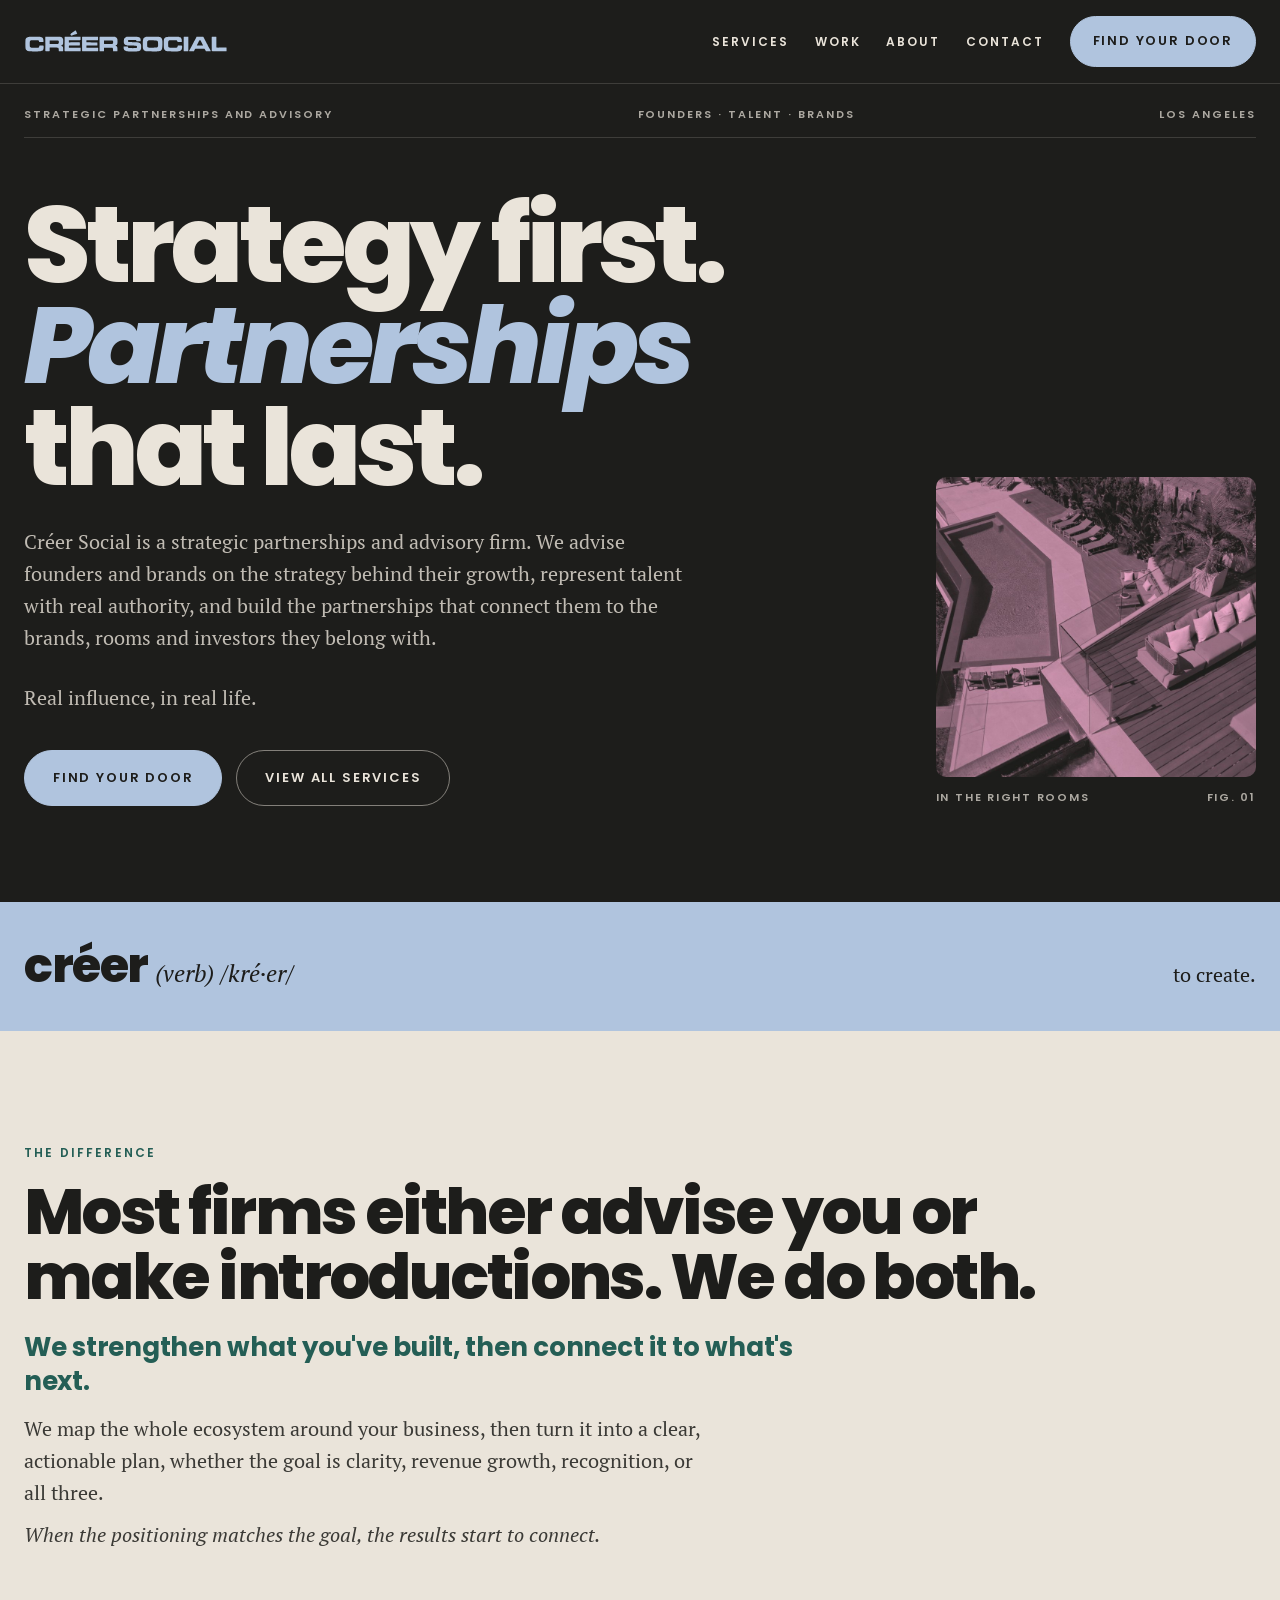
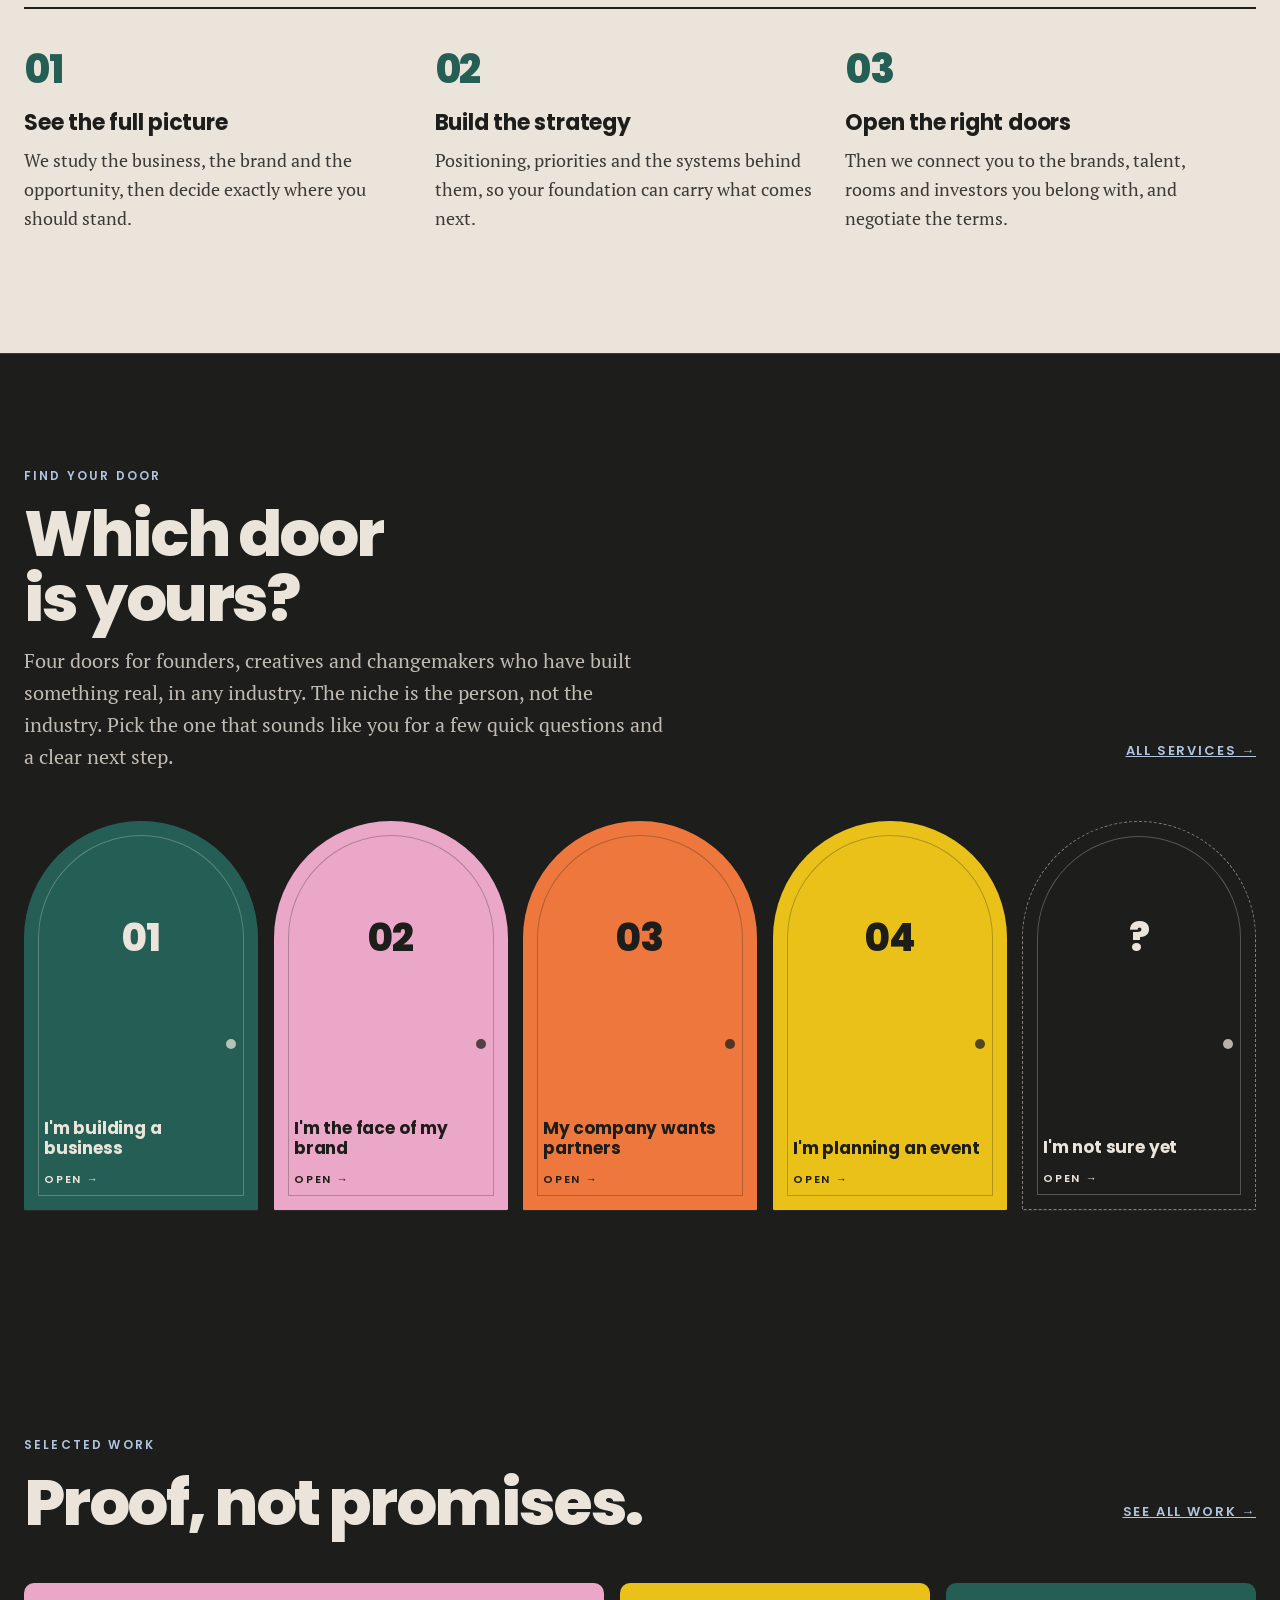
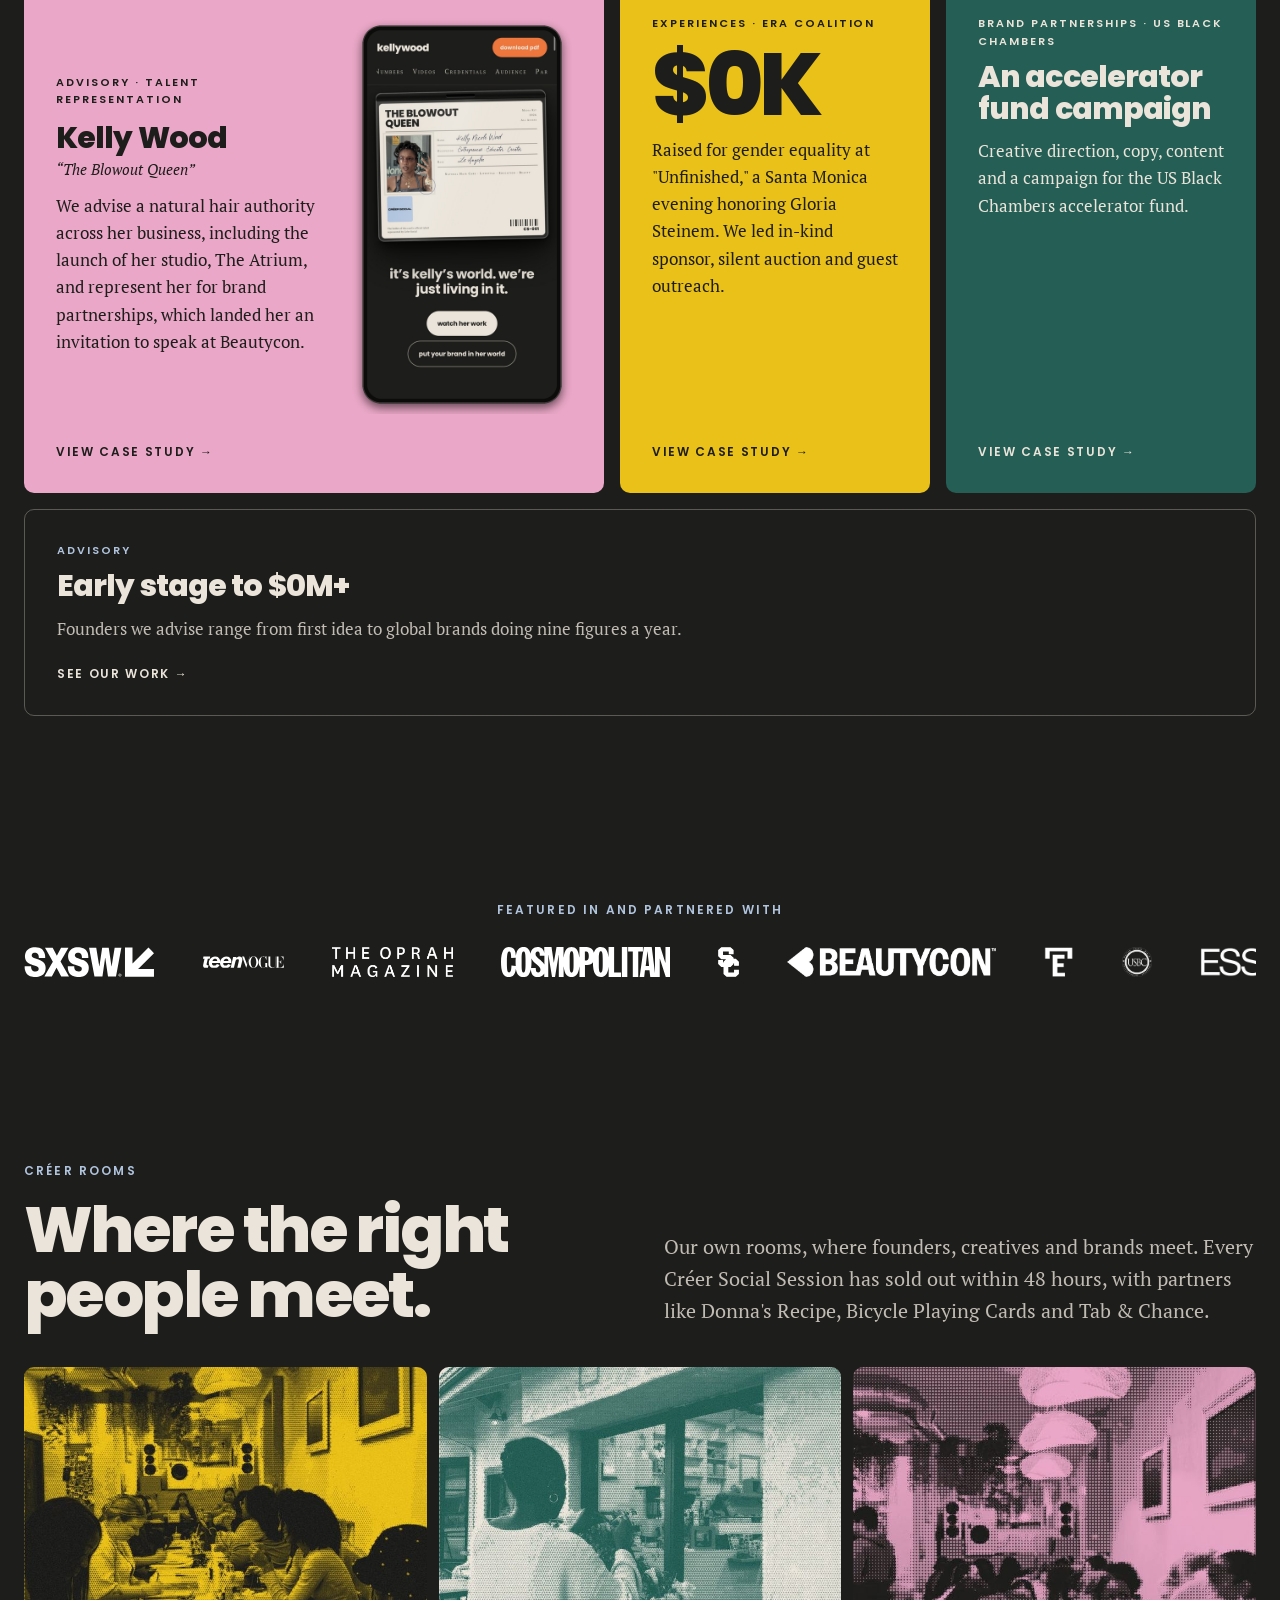
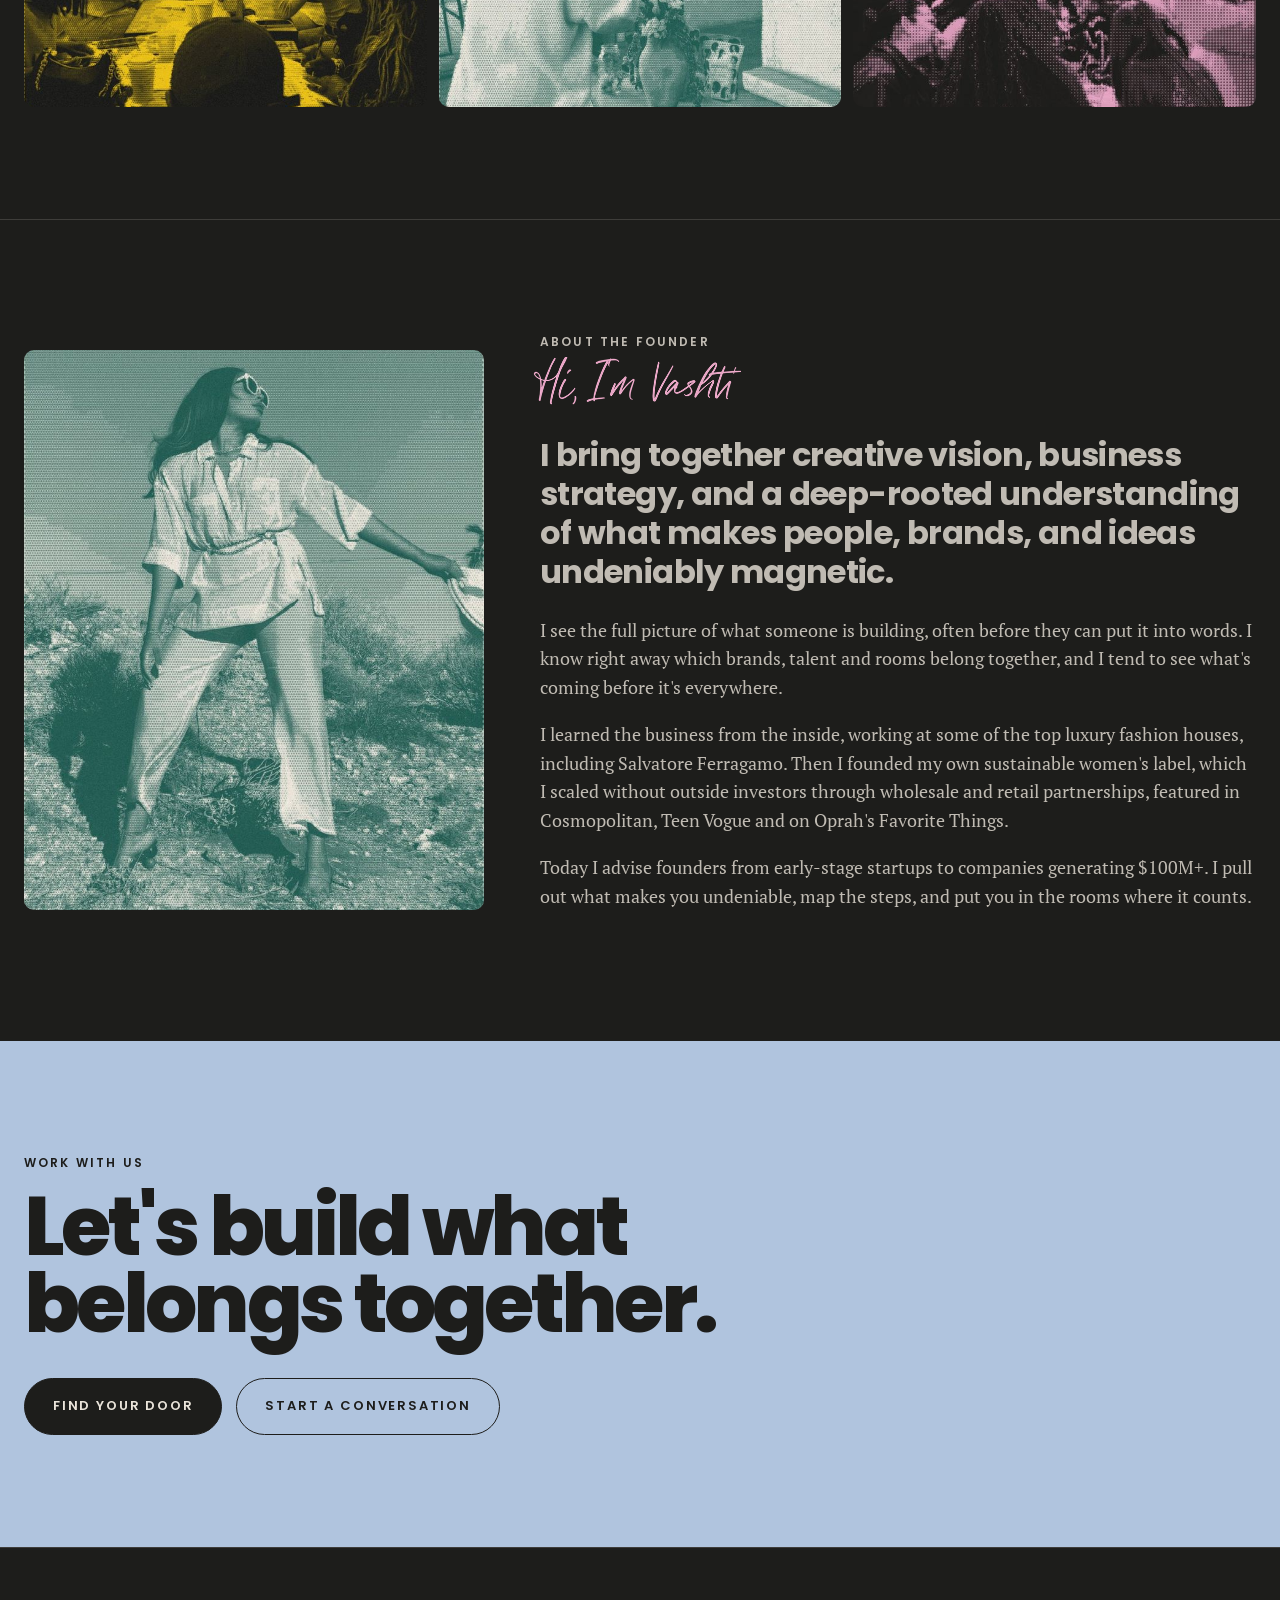
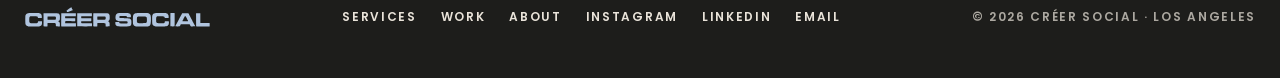
<file: index.html>
<!doctype html>
<html lang="en">
<head>
<meta charset="utf-8">
<meta name="viewport" content="width=device-width, initial-scale=1">
<title>Créer Social | Strategic Partnerships and Advisory Firm, Los Angeles</title>
<meta name="description" content="Créer Social is a strategic partnerships and advisory firm. We advise founders and brands, represent talent with real authority, and build the partnerships that connect them to the brands, rooms and investors they belong with.">
<link rel="canonical" href="https://creersocial.com/">
<meta property="og:type" content="website">
<meta property="og:title" content="Créer Social | Strategic Partnerships and Advisory Firm, Los Angeles">
<meta property="og:description" content="Créer Social is a strategic partnerships and advisory firm. We advise founders and brands, represent talent with real authority, and build the partnerships that connect them to the brands, rooms and investors they belong with.">
<meta property="og:url" content="https://creersocial.com/">
<meta property="og:image" content="https://creersocial.com/assets/img/rooms_pink.jpg">
<meta name="theme-color" content="#1D1D1B">
<link rel="icon" href="favicon.png" type="image/png">
<link rel="apple-touch-icon" href="assets/logo/apple-touch-icon.png">
<link rel="preconnect" href="https://fonts.googleapis.com">
<link rel="preconnect" href="https://fonts.gstatic.com" crossorigin>
<link rel="stylesheet" href="https://fonts.googleapis.com/css2?family=Poppins:ital,wght@0,500;0,600;0,700;0,800;1,800&amp;family=PT+Serif:ital,wght@0,400;0,700;1,400&amp;display=swap">
<link rel="stylesheet" href="assets/styles.css?v=1793102761">
<style>
.def-meaning{position:relative;}
.def-sr{position:absolute;width:1px;height:1px;overflow:hidden;clip:rect(0,0,0,0);white-space:nowrap;}
.def-meaning-size{visibility:hidden;}
.def-meaning-typedwrap{position:absolute;left:0;top:0;white-space:nowrap;}
.def-meaning-caret{display:none;width:2px;height:1em;margin-left:3px;background:currentColor;vertical-align:-0.15em;}
.def-meaning.typing .def-meaning-caret{display:inline-block;animation:defCaretBlink 0.8s step-end infinite;}
@keyframes defCaretBlink{0%,100%{opacity:1;}50%{opacity:0;}}
@media (prefers-reduced-motion:reduce){.def-meaning.typing .def-meaning-caret{animation:none;}}
</style>
<script type="application/ld+json">
{
  "@context": "https://schema.org",
  "@type": "Organization",
  "name": "Créer Social",
  "url": "https://creersocial.com",
  "email": "contact@creersocial.com",
  "address": {
    "@type": "PostalAddress",
    "addressLocality": "Los Angeles",
    "addressRegion": "California",
    "addressCountry": "US"
  },
  "sameAs": [
    "https://www.instagram.com/creersocial",
    "https://www.linkedin.com/in/cr%C3%A9ersocial"
  ]
}
</script>
</head>
<body>
<a class="skip" href="#main">Skip to content</a>
<header class="site-header">
<div class="wrap">
<a class="logo" href="/"><img src="assets/logo/creer-social-logo-creer-blue.svg" alt="Créer Social home" width="205" height="24"></a>
<nav class="nav" aria-label="Main"><a href="/services">Services</a><a href="/work">Work</a><a href="/about">About</a><a href="/contact">Contact</a><a class="btn" href="/find-your-door">Find your door</a></nav>
</div>
</header>
<main id="main">
<section class="hero">
<div class="wrap">
<div class="masthead"><span>Strategic partnerships and advisory</span><span>Founders · Talent · Brands</span><span>Los Angeles</span></div>
<div class="hero-grid">
<div class="main">
<h1 class="h1">Strategy first. <em class="accent">Partnerships</em> that last.</h1>
<p class="lede">Créer Social is a strategic partnerships and advisory firm. We advise founders and brands on the strategy behind their growth, represent talent with real authority, and build the partnerships that connect them to the brands, rooms and investors they belong with.</p>
<p class="lede">Real influence, in real life.</p>
<div class="btns"><a class="btn" href="/find-your-door">Find your door</a><a class="btn ghost" href="/services">View all services</a></div>
</div>
<div class="side">
<img class="photo" style="height:300px" src="assets/img/rooms_pink.jpg" alt="An event venue overlooking Los Angeles, seen from above" width="1200" height="800">
<div class="caption"><span>In the right rooms</span><span>Fig. 01</span></div>
</div>
</div>
</div>
</section>

<section class="blue define" aria-label="Definition">
<div class="wrap">
<p class="word">créer <span>(verb) /kré·er/</span></p>
<p class="def-meaning"><span class="def-sr">to create.</span><span class="def-meaning-size" aria-hidden="true">to create.</span><span class="def-meaning-typedwrap" aria-hidden="true"><span class="def-meaning-typed">to create.</span><span class="def-meaning-caret"></span></span></p>
</div>
</section>

<section class="light section">
<div class="wrap">
<p class="label on-light">The difference</p>
<h2 class="h2" style="max-width:16em">Most firms either advise you or make introductions. We do both.</h2>
<p class="core-line">We strengthen what you've built, then connect it to what's next.</p>
<p class="lede muted" style="margin-top:14px">We map the whole ecosystem around your business, then turn it into a clear, actionable plan, whether the goal is clarity, revenue growth, recognition, or all three.</p>
<p class="lede" style="margin-top:10px;font-style:italic;color:#3b3a36">When the positioning matches the goal, the results start to connect.</p>
<div class="steps">
<div class="reveal"><p class="num">01</p><h3 class="h3">See the full picture</h3><p class="muted">We study the business, the brand and the opportunity, then decide exactly where you should stand.</p></div>
<div class="reveal"><p class="num">02</p><h3 class="h3">Build the strategy</h3><p class="muted">Positioning, priorities and the systems behind them, so your foundation can carry what comes next.</p></div>
<div class="reveal"><p class="num">03</p><h3 class="h3">Open the right doors</h3><p class="muted">Then we connect you to the brands, talent, rooms and investors you belong with, and negotiate the terms.</p></div>
</div>
</div>
</section>

<section class="section picker-sec" id="doors">
<div class="wrap">
<div class="head-row"><div class="picker-head"><p class="label">Find your door</p><h2 class="h2">Which door is yours?</h2><p class="lede" style="margin-top:14px">Four doors for founders, creatives and changemakers who have built something real, in any industry. The niche is the person, not the industry. Pick the one that sounds like you for a few quick questions and a clear next step.</p></div><a class="textlink" href="/services">All services →</a></div>
<nav class="arches" aria-label="Start the quiz"><a class="door-wrap" href="/find-your-door?door=advisory"><span class="door-light" aria-hidden="true"></span><span class="door-leaf bg-tea"><span class="arch-num">01</span><span class="arch-knob" aria-hidden="true"></span><span class="arch-txt">I'm building a business</span><span class="arch-go">Open <span aria-hidden="true">→</span></span></span></a><a class="door-wrap" href="/find-your-door?door=representation"><span class="door-light" aria-hidden="true"></span><span class="door-leaf bg-pink"><span class="arch-num">02</span><span class="arch-knob" aria-hidden="true"></span><span class="arch-txt">I'm the face of my brand</span><span class="arch-go">Open <span aria-hidden="true">→</span></span></span></a><a class="door-wrap" href="/find-your-door?door=partnerships"><span class="door-light" aria-hidden="true"></span><span class="door-leaf bg-tang"><span class="arch-num">03</span><span class="arch-knob" aria-hidden="true"></span><span class="arch-txt">My company wants partners</span><span class="arch-go">Open <span aria-hidden="true">→</span></span></span></a><a class="door-wrap" href="/find-your-door?door=experiences"><span class="door-light" aria-hidden="true"></span><span class="door-leaf bg-must"><span class="arch-num">04</span><span class="arch-knob" aria-hidden="true"></span><span class="arch-txt">I'm planning an event</span><span class="arch-go">Open <span aria-hidden="true">→</span></span></span></a><a class="door-wrap" href="/find-your-door?door=unsure"><span class="door-light" aria-hidden="true"></span><span class="door-leaf door-unsure"><span class="arch-num">?</span><span class="arch-knob" aria-hidden="true"></span><span class="arch-txt">I'm not sure yet</span><span class="arch-go">Open <span aria-hidden="true">→</span></span></span></a></nav>
<p class="swipe-hint" aria-hidden="true">Swipe to see every door →</p>
</div>
<div class="picker-lantern" aria-hidden="true"></div>
</section>
<script>
(function(){var reduce=window.matchMedia&&matchMedia('(prefers-reduced-motion: reduce)').matches;
document.querySelectorAll('.door-wrap').forEach(function(a){a.addEventListener('click',function(e){
  if(reduce||e.metaKey||e.ctrlKey)return;e.preventDefault();a.classList.add('opening');void a.offsetWidth;window.location.href=a.getAttribute('href');});});
window.addEventListener('pageshow',function(){document.querySelectorAll('.door-wrap.opening').forEach(function(a){a.classList.remove('opening');});});})();
</script>
<script>
(function(){
var reduce=window.matchMedia&&matchMedia('(prefers-reduced-motion: reduce)').matches;
var hoverCapable=window.matchMedia&&matchMedia('(hover:hover)').matches;
var sec=document.querySelector('.picker-sec');
if(!sec||reduce||!hoverCapable||!('requestAnimationFrame' in window))return;
var ticking=false,x=0,y=0;
function apply(){sec.style.setProperty('--lx',x+'px');sec.style.setProperty('--ly',y+'px');ticking=false;}
sec.addEventListener('mousemove',function(e){
var r=sec.getBoundingClientRect();x=e.clientX-r.left;y=e.clientY-r.top;
if(!ticking){window.requestAnimationFrame(apply);ticking=true;}
},{passive:true});
sec.addEventListener('mouseenter',function(){sec.classList.add('lantern-on');});
sec.addEventListener('mouseleave',function(){sec.classList.remove('lantern-on');});
})();
</script>



<section class="section" id="work">
<div class="wrap">
<div class="head-row"><div><p class="label">Selected work</p><h2 class="h2">Proof, not promises.</h2></div><a class="textlink" href="/work">See all work →</a></div>
<div class="cards">
<a href="/work#kelly" class="card wide bg-pink reveal"><div class="txt"><p class="k">Advisory · Talent Representation</p><h3 style="margin:14px 0 12px">Kelly Wood<span class="aka">“The Blowout Queen”</span></h3><p>We advise a natural hair authority across her business, including the launch of her studio, The Atrium, and represent her for brand partnerships, which landed her an invitation to speak at Beautycon.</p></div><img loading="lazy" src="assets/img/kit_card_phone.png" alt="Kelly Wood media kit website on a phone" width="220" height="398"><span class="card-more">View case study →</span></a>
<a href="/work#era" class="card bg-must reveal"><p class="k">Experiences · ERA Coalition</p><p class="big"><span data-countup data-countup-to="88" data-countup-prefix="$" data-countup-suffix="K">$88K</span></p><p>Raised for gender equality at "Unfinished," a Santa Monica evening honoring Gloria Steinem. We led in-kind sponsor, silent auction and guest outreach.</p><span class="card-more">View case study →</span></a>
<a href="/work#usbc" class="card bg-tea reveal"><p class="k">Brand Partnerships · US Black Chambers</p><h3>An accelerator fund campaign</h3><p>Creative direction, copy, content and a campaign for the US Black Chambers accelerator fund.</p><span class="card-more">View case study →</span></a>
<a href="/work" class="card outline reveal"><p class="k">Advisory</p><h3>Early stage to <span data-countup data-countup-to="100" data-countup-prefix="$" data-countup-suffix="M+">$100M+</span></h3><p class="muted">Founders we advise range from first idea to global brands doing nine figures a year.</p><span class="card-more">See our work →</span></a>
</div>
</div>
</section>

<section class="trusted section tight" aria-label="Featured in and partnered with">
<div class="wrap">
<p class="label" style="text-align:center;margin-bottom:28px">Featured in and partnered with</p>
<div class="marquee">
<ul class="logos marquee-track"><li><img src="assets/logos/sxsw.svg" alt="SXSW" height="30"></li><li><img src="assets/logos/teen-vogue.svg" alt="Teen Vogue" height="30"></li><li><img src="assets/logos/oprah.svg" alt="O, The Oprah Magazine" height="30"></li><li><img src="assets/logos/cosmopolitan.svg" alt="Cosmopolitan" height="30"></li><li><img src="assets/logos/usc.svg" alt="USC" height="30"></li><li><img src="assets/logos/beautycon.svg" alt="Beautycon" height="30"></li><li><img src="assets/logos/everytable.svg" alt="Everytable" height="30"></li><li><img src="assets/logos/us-black-chambers.svg" alt="US Black Chambers" height="30"></li><li><img src="assets/logos/essence.svg" alt="Essence" height="30"></li><li><img src="assets/logos/instyle.svg" alt="InStyle" height="30"></li><li><img src="assets/logos/wwd.svg" alt="WWD" height="30"></li><li><img src="assets/logos/allure.svg" alt="Allure" height="30"></li><li><img src="assets/logos/who-what-wear.svg" alt="Who What Wear" height="30"></li><li><img src="assets/logos/refinery29.svg" alt="Refinery29" height="30"></li><li><img src="assets/logos/era-coalition.svg" alt="ERA Coalition Forward" height="30"></li></ul>
<ul class="logos marquee-track" aria-hidden="true"><li><img src="assets/logos/sxsw.svg" alt="SXSW" height="30"></li><li><img src="assets/logos/teen-vogue.svg" alt="Teen Vogue" height="30"></li><li><img src="assets/logos/oprah.svg" alt="O, The Oprah Magazine" height="30"></li><li><img src="assets/logos/cosmopolitan.svg" alt="Cosmopolitan" height="30"></li><li><img src="assets/logos/usc.svg" alt="USC" height="30"></li><li><img src="assets/logos/beautycon.svg" alt="Beautycon" height="30"></li><li><img src="assets/logos/everytable.svg" alt="Everytable" height="30"></li><li><img src="assets/logos/us-black-chambers.svg" alt="US Black Chambers" height="30"></li><li><img src="assets/logos/essence.svg" alt="Essence" height="30"></li><li><img src="assets/logos/instyle.svg" alt="InStyle" height="30"></li><li><img src="assets/logos/wwd.svg" alt="WWD" height="30"></li><li><img src="assets/logos/allure.svg" alt="Allure" height="30"></li><li><img src="assets/logos/who-what-wear.svg" alt="Who What Wear" height="30"></li><li><img src="assets/logos/refinery29.svg" alt="Refinery29" height="30"></li><li><img src="assets/logos/era-coalition.svg" alt="ERA Coalition Forward" height="30"></li></ul>
</div>
</div>
</section>

<section class="section" id="rooms">
<div class="wrap">
<div class="split" style="align-items:flex-end;margin-bottom:40px">
<div><p class="label">Créer Rooms</p><h2 class="h2">Where the right people meet.</h2></div>
<p class="lede" style="margin:0">Our own rooms, where founders, creatives and brands meet. Every Créer Social Session has sold out within 48 hours, with partners like Donna's Recipe, Bicycle Playing Cards and Tab &amp; Chance.</p>
</div>
<div class="gallery">
<img loading="lazy" src="assets/img/table_mustard.jpg" alt="A long dinner table at a Créer Social Session">
<img loading="lazy" src="assets/img/entrance_tea.jpg" alt="The entrance to a Créer Social Session venue">
<img loading="lazy" src="assets/img/gamenight_pink.jpg" alt="Guests at a Créer Social Session game night">
</div>
</div>
</section>

<section class="section ruled" id="about">
<div class="wrap founder">
<img loading="lazy" src="assets/img/portrait_tea.jpg" alt="Vashti Bryant, founder of Créer Social">
<div class="txt">
<p class="label" style="margin-bottom:6px">About the founder</p>
<img loading="lazy" class="script-img" src="assets/img/hi-im-vashti.png" alt="Hi, I'm Vashti" width="207" height="64">
<p class="statement">I bring together creative vision, business strategy, and a deep-rooted understanding of what makes people, brands, and ideas undeniably magnetic.</p>
<p>I see the full picture of what someone is building, often before they can put it into words. I know right away which brands, talent and rooms belong together, and I tend to see what's coming before it's everywhere.</p>
<p>I learned the business from the inside, working at some of the top luxury fashion houses, including Salvatore Ferragamo. Then I founded my own sustainable women's label, which I scaled without outside investors through wholesale and retail partnerships, featured in Cosmopolitan, Teen Vogue and on Oprah's Favorite Things.</p>
<p>Today I advise founders from early-stage startups to companies generating $100M+. I pull out what makes you undeniable, map the steps, and put you in the rooms where it counts.</p>
</div>
</div>
</section>

<section class="blue section sweep">
<div class="wrap">
<p class="label" style="color:var(--black)">Work with us</p>
<h2 class="h1" style="font-size:clamp(40px,6.4vw,96px);max-width:13em">Let's build what belongs together.</h2>
<div class="btns"><a class="btn dark" href="/find-your-door">Find your door</a><a class="btn dark-ghost" href="/contact">Start a conversation</a></div>
</div>
</section>
</main>
<footer class="site-footer ruled">
<div class="wrap">
<a href="/" class="foot-logo" aria-label="Créer Social home"><img src="assets/logo/creer-social-logo-creer-blue.svg" alt="" width="188" height="22"></a>
<nav aria-label="Footer"><a href="/services">Services</a><a href="/work">Work</a><a href="/about">About</a><a href="https://www.instagram.com/creersocial">Instagram</a><a href="https://www.linkedin.com/in/cr%C3%A9ersocial">LinkedIn</a><a href="mailto:contact@creersocial.com">Email</a></nav>
<span>© 2026 Créer Social · Los Angeles</span>
</div>
</footer>
<script>
(function(){
var reduce=window.matchMedia&&matchMedia('(prefers-reduced-motion: reduce)').matches;
document.documentElement.classList.add('js');
var reveals=document.querySelectorAll('.reveal');
if(reveals.length){
  reveals.forEach(function(el){
    var sibs=[];var sib=el.parentNode?el.parentNode.firstChild:null;
    while(sib){if(sib.nodeType===1&&sib.classList.contains('reveal')){sibs.push(sib);}sib=sib.nextSibling;}
    var idx=sibs.indexOf(el);
    if(idx>0){el.style.transitionDelay=(Math.min(idx,4)*70)+'ms';}
  });
  if(reduce||!('IntersectionObserver' in window)){
    reveals.forEach(function(el){el.classList.add('in-view');});
  }else{
    var ro=new IntersectionObserver(function(entries){
      entries.forEach(function(en){if(en.isIntersecting){en.target.classList.add('in-view');ro.unobserve(en.target);}});
    },{threshold:0.15});
    reveals.forEach(function(el){ro.observe(el);});
  }
}
function fmt(n){return n>=1000?n.toLocaleString('en-US'):String(n);}
function setVal(el,v){el.textContent=(el.getAttribute('data-countup-prefix')||'')+fmt(v)+(el.getAttribute('data-countup-suffix')||'');}
var counts=document.querySelectorAll('[data-countup]');
counts.forEach(function(el){
  var to=parseInt(el.getAttribute('data-countup-to'),10)||0;
  el._countTo=to;el._counting=false;el._countGen=0;
  if(reduce){setVal(el,to);}
});
if(counts.length&&!reduce&&'IntersectionObserver' in window){
  var co=new IntersectionObserver(function(entries){
    entries.forEach(function(en){
      var el=en.target;
      if(en.isIntersecting&&!el._counting){
        el._counting=true;el._countGen+=1;var gen=el._countGen;
        var to=el._countTo;var start=null;
        (function frame(ts){
          if(gen!==el._countGen)return;
          if(!start)start=ts;
          var p=Math.min((ts-start)/1000,1);
          var e=1-Math.pow(1-p,3);
          setVal(el,Math.round(e*to));
          if(p<1){requestAnimationFrame(frame);}else{el._counting=false;}
        })(performance.now());
      }else if(!en.isIntersecting){
        setVal(el,0);el._counting=false;el._countGen+=1;
      }
    });
  },{threshold:0.5});
  counts.forEach(function(el){setVal(el,0);co.observe(el);});
}
if(!reduce){
  var header=document.querySelector('.site-header');
  var hero=document.querySelector('.hero');
  var hideAfter=hero?(hero.offsetTop+hero.offsetHeight):300;
  var lastY=window.scrollY||0,ticking=false;
  function onScroll(){
    var y=window.scrollY||0;
    if(!header){ticking=false;return;}
    if(y<=8){header.classList.remove('header-hidden');}
    else if(y>lastY+4&&y>hideAfter){header.classList.add('header-hidden');}
    else if(y<lastY-4){header.classList.remove('header-hidden');}
    lastY=y;ticking=false;
  }
  window.addEventListener('scroll',function(){if(!ticking){window.requestAnimationFrame(onScroll);ticking=true;}},{passive:true});
}
})();
</script>
<script>
(function(){
var reduce=window.matchMedia&&matchMedia('(prefers-reduced-motion: reduce)').matches;
var band=document.querySelector('.define');
var typed=document.querySelector('.def-meaning-typed');
var meaning=document.querySelector('.def-meaning');
if(!band||!typed||!meaning||reduce||!('IntersectionObserver' in window)){return;}
var full='to create.';
var gen=0;
var running=false;
function stopLoop(){
gen+=1;
running=false;
typed.textContent=full;
meaning.classList.remove('typing');
}
function startLoop(){
if(running){return;}
running=true;
gen+=1;
var g=gen;
typed.textContent='';
meaning.classList.add('typing');
function later(fn,ms){
setTimeout(function(){if(g===gen&&running){fn();}},ms);
}
function typeAt(i){
if(i<=full.length){
typed.textContent=full.slice(0,i);
if(i<full.length){later(function(){typeAt(i+1);},100);}
else{later(function(){deleteAt(full.length);},1200);}
}
}
function deleteAt(i){
if(i>0){
typed.textContent=full.slice(0,i-1);
if(i-1>0){later(function(){deleteAt(i-1);},50);}
else{meaning.classList.remove('typing');later(function(){startNext();},400);}
}
}
function startNext(){
if(g!==gen||!running){return;}
typed.textContent='';
meaning.classList.add('typing');
typeAt(0);
}
typeAt(0);
}
var io=new IntersectionObserver(function(entries){
entries.forEach(function(en){
if(en.isIntersecting){startLoop();}
else{stopLoop();}
});
},{threshold:0.4});
io.observe(band);
})();
</script>
</body>
</html>
</file>
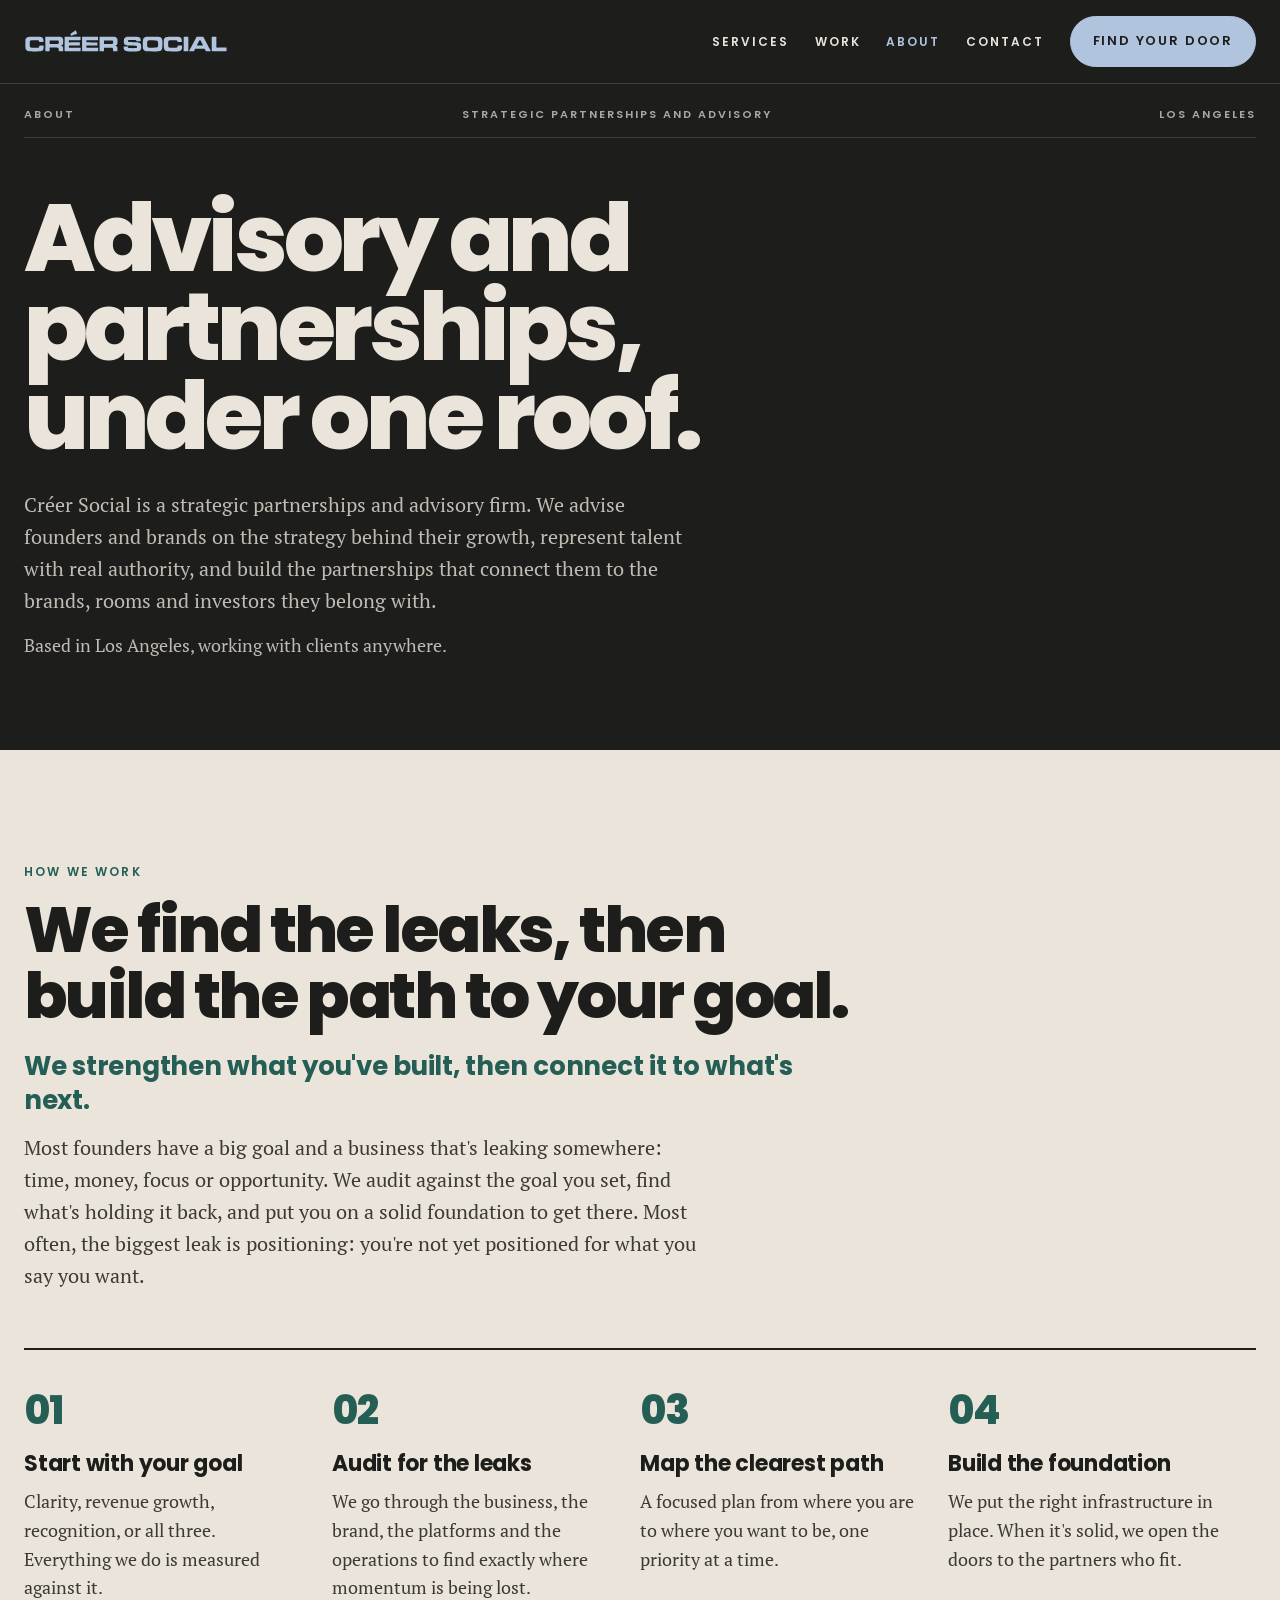
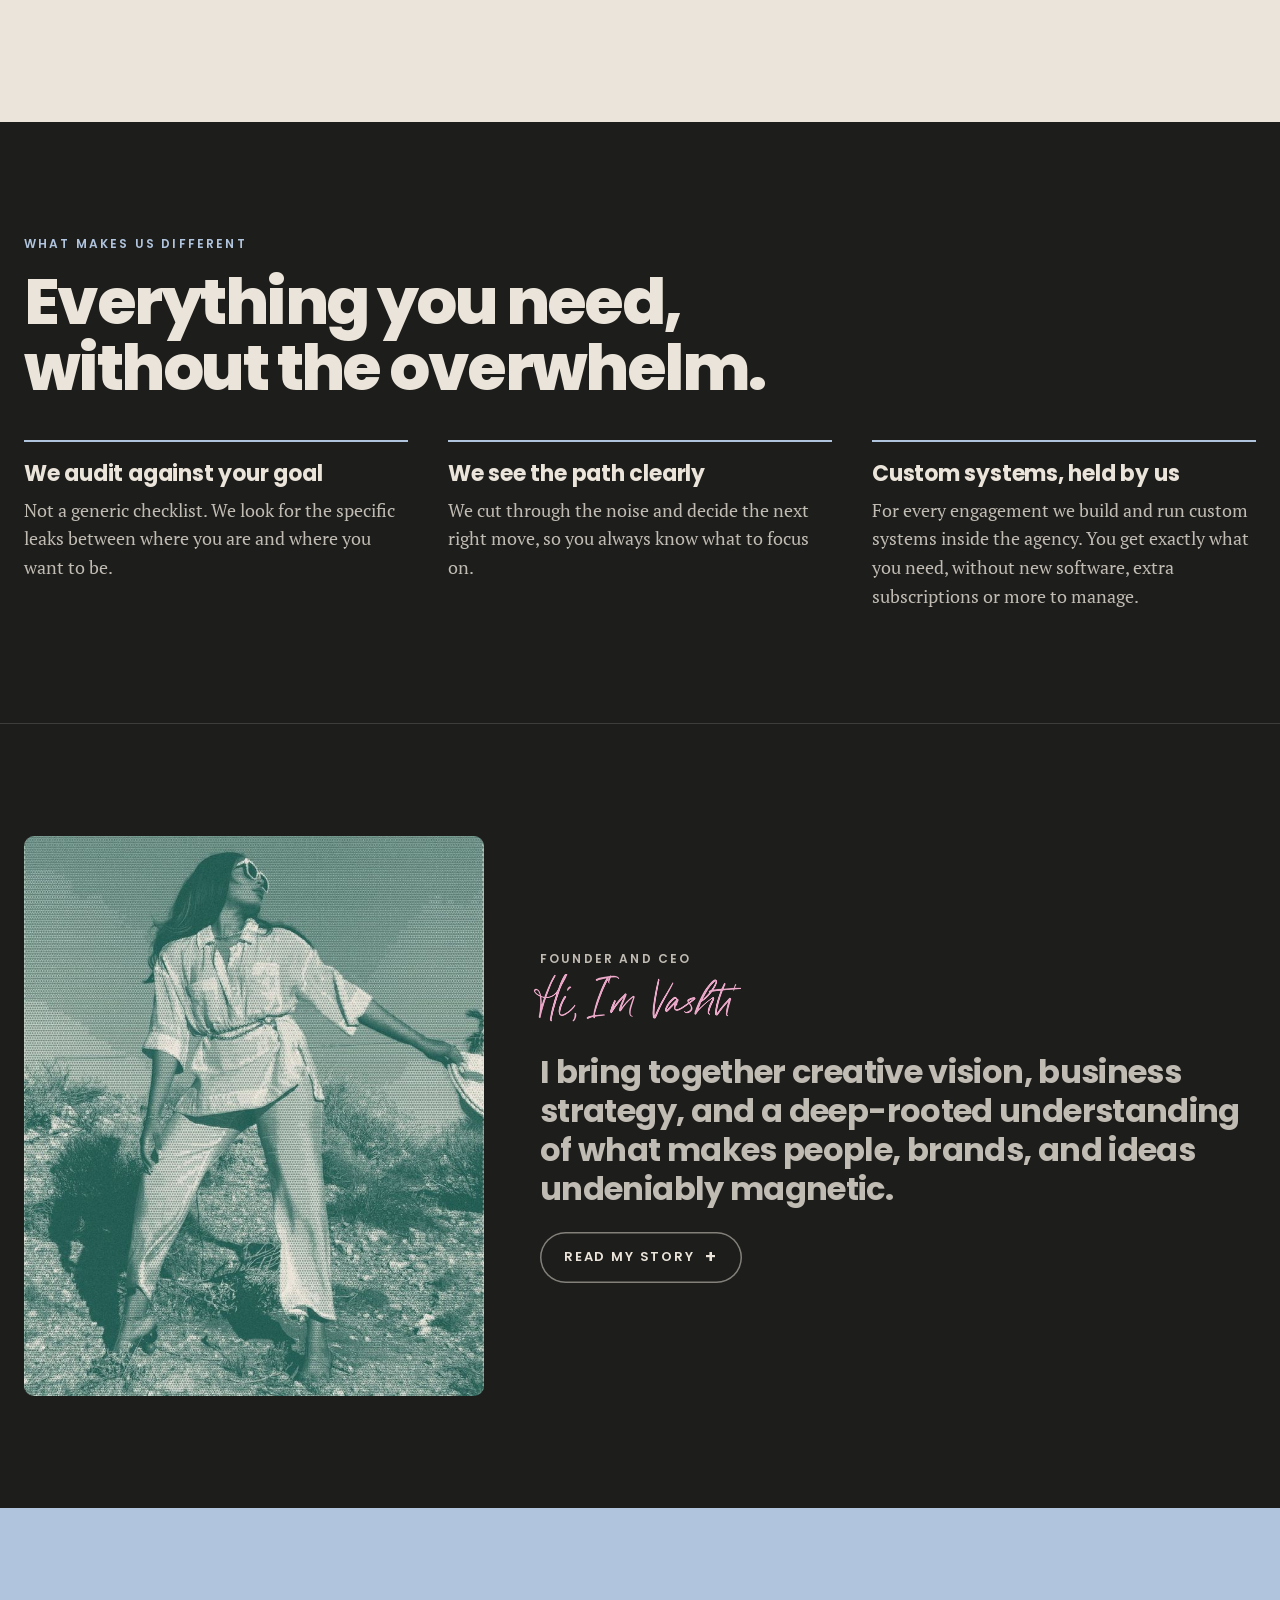
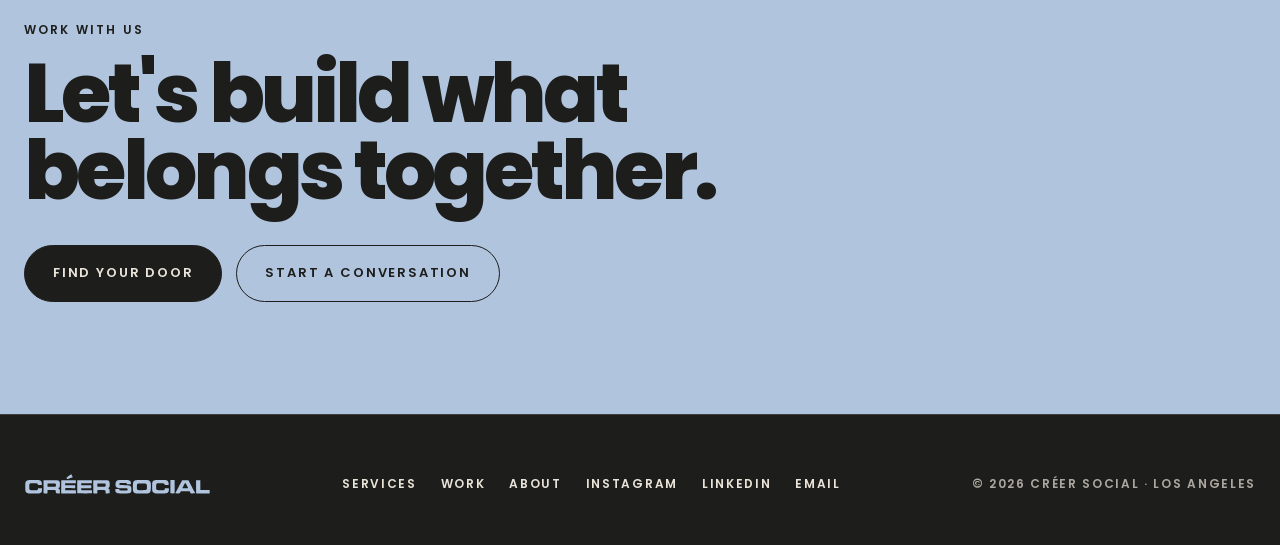
<file: about.html>
<!doctype html>
<html lang="en">
<head>
<meta charset="utf-8">
<meta name="viewport" content="width=device-width, initial-scale=1">
<title>About | Créer Social</title>
<meta name="description" content="Créer Social is a strategic partnerships and advisory firm founded by Vashti Bryant, built on a background in luxury fashion and founder-led brands.">
<link rel="canonical" href="https://creersocial.com/about">
<meta property="og:type" content="website">
<meta property="og:title" content="About | Créer Social">
<meta property="og:description" content="Créer Social is a strategic partnerships and advisory firm founded by Vashti Bryant, built on a background in luxury fashion and founder-led brands.">
<meta property="og:url" content="https://creersocial.com/about">
<meta property="og:image" content="https://creersocial.com/assets/img/rooms_pink.jpg">
<meta name="theme-color" content="#1D1D1B">
<link rel="icon" href="favicon.png" type="image/png">
<link rel="apple-touch-icon" href="assets/logo/apple-touch-icon.png">
<link rel="preconnect" href="https://fonts.googleapis.com">
<link rel="preconnect" href="https://fonts.gstatic.com" crossorigin>
<link rel="stylesheet" href="https://fonts.googleapis.com/css2?family=Poppins:ital,wght@0,500;0,600;0,700;0,800;1,800&amp;family=PT+Serif:ital,wght@0,400;0,700;1,400&amp;display=swap">
<link rel="stylesheet" href="assets/styles.css?v=1793102761">
</head>
<body>
<a class="skip" href="#main">Skip to content</a>
<header class="site-header">
<div class="wrap">
<a class="logo" href="/"><img src="assets/logo/creer-social-logo-creer-blue.svg" alt="Créer Social home" width="205" height="24"></a>
<nav class="nav" aria-label="Main"><a href="/services">Services</a><a href="/work">Work</a><a href="/about" aria-current="page">About</a><a href="/contact">Contact</a><a class="btn" href="/find-your-door">Find your door</a></nav>
</div>
</header>
<main id="main">
<section class="hero" style="padding-bottom:72px">
<div class="wrap">
<div class="masthead"><span>About</span><span>Strategic partnerships and advisory</span><span>Los Angeles</span></div>
<h1 class="h1" style="margin-top:56px;max-width:12em;font-size:clamp(46px,7.4vw,108px)">Advisory and partnerships, under one roof.</h1>
<p class="lede">Créer Social is a strategic partnerships and advisory firm. We advise founders and brands on the strategy behind their growth, represent talent with real authority, and build the partnerships that connect them to the brands, rooms and investors they belong with.</p>
<p class="muted" style="margin-top:14px">Based in Los Angeles, working with clients anywhere.</p>
</div>
</section>
<section class="light section" id="how-we-work">
<div class="wrap">
<p class="label on-light">How we work</p>
<h2 class="h2" style="max-width:15em">We find the leaks, then build the path to your goal.</h2>
<p class="core-line">We strengthen what you've built, then connect it to what's next.</p>
<p class="lede muted" style="margin-top:14px">Most founders have a big goal and a business that's leaking somewhere: time, money, focus or opportunity. We audit against the goal you set, find what's holding it back, and put you on a solid foundation to get there. Most often, the biggest leak is positioning: you're not yet positioned for what you say you want.</p>
<div class="steps four">
<div class="reveal"><p class="num">01</p><h3 class="h3">Start with your goal</h3><p class="muted">Clarity, revenue growth, recognition, or all three. Everything we do is measured against it.</p></div>
<div class="reveal"><p class="num">02</p><h3 class="h3">Audit for the leaks</h3><p class="muted">We go through the business, the brand, the platforms and the operations to find exactly where momentum is being lost.</p></div>
<div class="reveal"><p class="num">03</p><h3 class="h3">Map the clearest path</h3><p class="muted">A focused plan from where you are to where you want to be, one priority at a time.</p></div>
<div class="reveal"><p class="num">04</p><h3 class="h3">Build the foundation</h3><p class="muted">We put the right infrastructure in place. When it's solid, we open the doors to the partners who fit.</p></div>
</div>
</div>
</section>

<section class="section">
<div class="wrap">
<p class="label">What makes us different</p>
<h2 class="h2" style="max-width:15em">Everything you need, without the overwhelm.</h2>
<div class="apart three">
<div><h3 class="h3">We audit against your goal</h3><p class="muted">Not a generic checklist. We look for the specific leaks between where you are and where you want to be.</p></div>
<div><h3 class="h3">We see the path clearly</h3><p class="muted">We cut through the noise and decide the next right move, so you always know what to focus on.</p></div>
<div><h3 class="h3">Custom systems, held by us</h3><p class="muted">For every engagement we build and run custom systems inside the agency. You get exactly what you need, without new software, extra subscriptions or more to manage.</p></div>
</div>
</div>
</section>
<section class="section ruled" id="founder">
<div class="wrap founder">
<img loading="lazy" src="assets/img/portrait_tea.jpg" alt="Vashti Bryant, founder of Créer Social">
<div class="txt">
<p class="label" style="margin-bottom:6px">Founder and CEO</p>
<img loading="lazy" class="script-img" src="assets/img/hi-im-vashti.png" alt="Hi, I'm Vashti" width="207" height="64">
<p class="statement">I bring together creative vision, business strategy, and a deep-rooted understanding of what makes people, brands, and ideas undeniably magnetic.</p>
<details class="more" style="margin-top:18px"><summary><span class="more-open">Read my story</span><span class="more-close">Show less</span></summary>
<div style="margin-top:18px">
<p>I learned the business from the inside, working at some of the top luxury fashion houses, including Salvatore Ferragamo. Then I founded my own sustainable women's label, which I scaled without outside investors through wholesale and retail partnerships, featured in Cosmopolitan, Teen Vogue and on Oprah's Favorite Things.</p>
<p>I see the full picture of what someone is building, often before they can put it into words. I know right away which brands, talent and rooms belong together, and I tend to see what's coming before it's everywhere.</p>
<p>Today I advise founders from early-stage startups to companies generating $100M+. I pull out what makes you undeniable, map the steps, and put you in the rooms where it counts.</p>
</div>
</details>
</div>
</div>
</section>


<section class="blue section sweep">
<div class="wrap">
<p class="label" style="color:var(--black)">Work with us</p>
<h2 class="h1" style="font-size:clamp(40px,6.4vw,96px);max-width:13em">Let's build what belongs together.</h2>
<div class="btns"><a class="btn dark" href="/find-your-door">Find your door</a><a class="btn dark-ghost" href="/contact">Start a conversation</a></div>
</div>
</section>
</main>
<footer class="site-footer ruled">
<div class="wrap">
<a href="/" class="foot-logo" aria-label="Créer Social home"><img src="assets/logo/creer-social-logo-creer-blue.svg" alt="" width="188" height="22"></a>
<nav aria-label="Footer"><a href="/services">Services</a><a href="/work">Work</a><a href="/about">About</a><a href="https://www.instagram.com/creersocial">Instagram</a><a href="https://www.linkedin.com/in/cr%C3%A9ersocial">LinkedIn</a><a href="mailto:contact@creersocial.com">Email</a></nav>
<span>© 2026 Créer Social · Los Angeles</span>
</div>
</footer>
<script>
(function(){
var reduce=window.matchMedia&&matchMedia('(prefers-reduced-motion: reduce)').matches;
document.documentElement.classList.add('js');
var reveals=document.querySelectorAll('.reveal');
if(reveals.length){
  reveals.forEach(function(el){
    var sibs=[];var sib=el.parentNode?el.parentNode.firstChild:null;
    while(sib){if(sib.nodeType===1&&sib.classList.contains('reveal')){sibs.push(sib);}sib=sib.nextSibling;}
    var idx=sibs.indexOf(el);
    if(idx>0){el.style.transitionDelay=(Math.min(idx,4)*70)+'ms';}
  });
  if(reduce||!('IntersectionObserver' in window)){
    reveals.forEach(function(el){el.classList.add('in-view');});
  }else{
    var ro=new IntersectionObserver(function(entries){
      entries.forEach(function(en){if(en.isIntersecting){en.target.classList.add('in-view');ro.unobserve(en.target);}});
    },{threshold:0.15});
    reveals.forEach(function(el){ro.observe(el);});
  }
}
function fmt(n){return n>=1000?n.toLocaleString('en-US'):String(n);}
function setVal(el,v){el.textContent=(el.getAttribute('data-countup-prefix')||'')+fmt(v)+(el.getAttribute('data-countup-suffix')||'');}
var counts=document.querySelectorAll('[data-countup]');
counts.forEach(function(el){
  var to=parseInt(el.getAttribute('data-countup-to'),10)||0;
  el._countTo=to;el._counting=false;el._countGen=0;
  if(reduce){setVal(el,to);}
});
if(counts.length&&!reduce&&'IntersectionObserver' in window){
  var co=new IntersectionObserver(function(entries){
    entries.forEach(function(en){
      var el=en.target;
      if(en.isIntersecting&&!el._counting){
        el._counting=true;el._countGen+=1;var gen=el._countGen;
        var to=el._countTo;var start=null;
        (function frame(ts){
          if(gen!==el._countGen)return;
          if(!start)start=ts;
          var p=Math.min((ts-start)/1000,1);
          var e=1-Math.pow(1-p,3);
          setVal(el,Math.round(e*to));
          if(p<1){requestAnimationFrame(frame);}else{el._counting=false;}
        })(performance.now());
      }else if(!en.isIntersecting){
        setVal(el,0);el._counting=false;el._countGen+=1;
      }
    });
  },{threshold:0.5});
  counts.forEach(function(el){setVal(el,0);co.observe(el);});
}
if(!reduce){
  var header=document.querySelector('.site-header');
  var hero=document.querySelector('.hero');
  var hideAfter=hero?(hero.offsetTop+hero.offsetHeight):300;
  var lastY=window.scrollY||0,ticking=false;
  function onScroll(){
    var y=window.scrollY||0;
    if(!header){ticking=false;return;}
    if(y<=8){header.classList.remove('header-hidden');}
    else if(y>lastY+4&&y>hideAfter){header.classList.add('header-hidden');}
    else if(y<lastY-4){header.classList.remove('header-hidden');}
    lastY=y;ticking=false;
  }
  window.addEventListener('scroll',function(){if(!ticking){window.requestAnimationFrame(onScroll);ticking=true;}},{passive:true});
}
})();
</script>
</body>
</html>
</file>
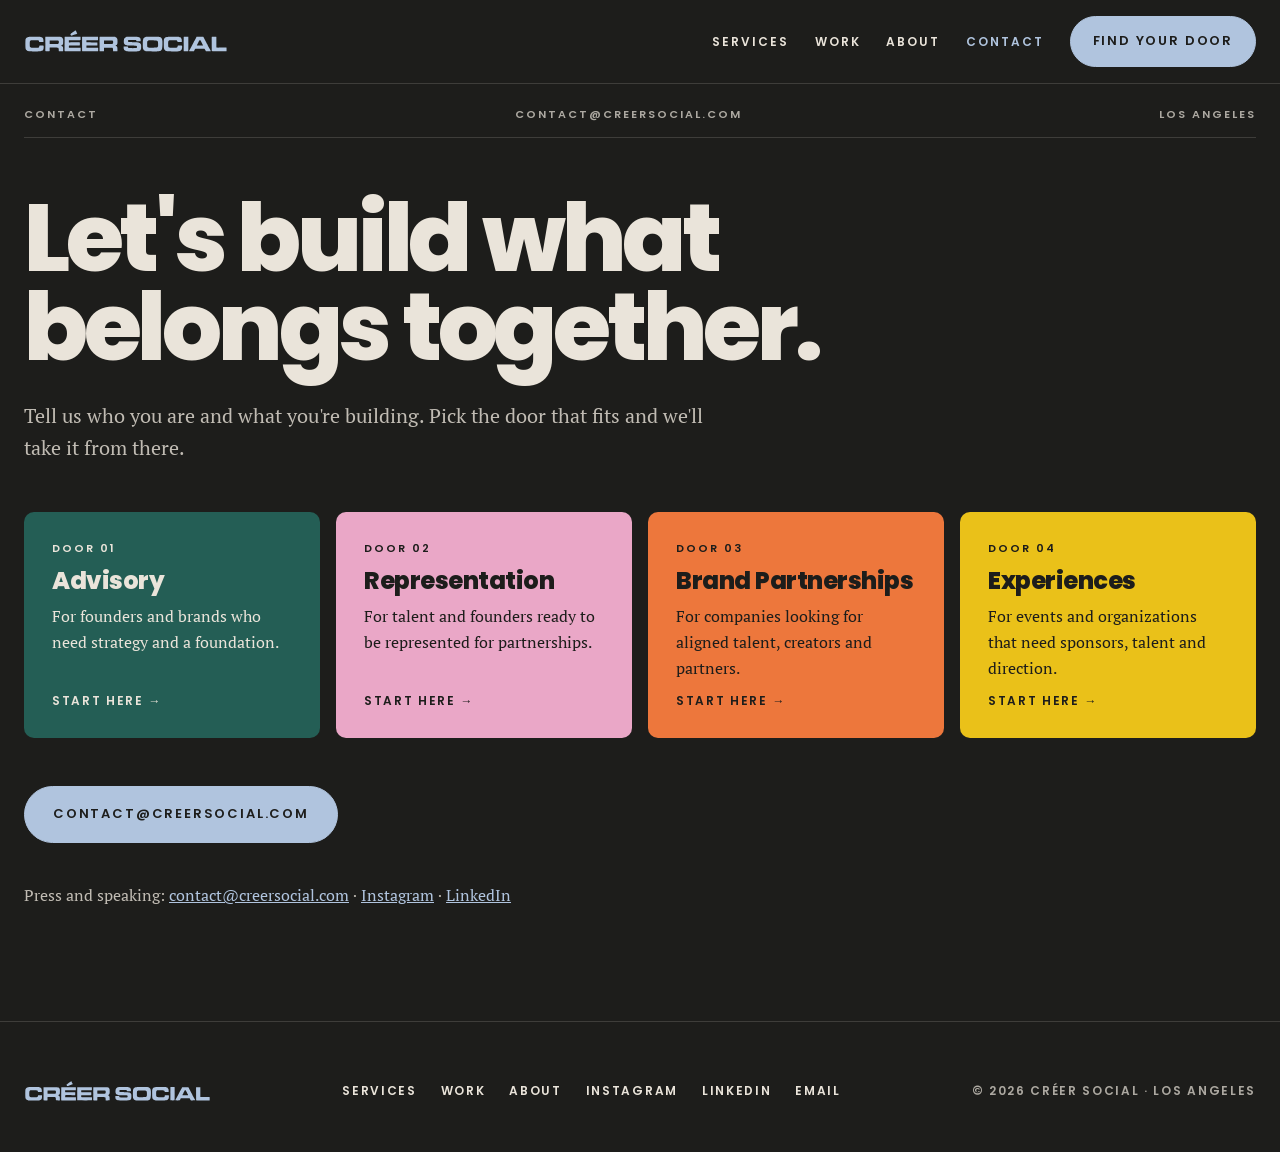
<file: contact.html>
<!doctype html>
<html lang="en">
<head>
<meta charset="utf-8">
<meta name="viewport" content="width=device-width, initial-scale=1">
<title>Contact | Créer Social</title>
<meta name="description" content="Start a conversation with Créer Social about advisory, representation, brand partnerships or experiences.">
<link rel="canonical" href="https://creersocial.com/contact">
<meta property="og:type" content="website">
<meta property="og:title" content="Contact | Créer Social">
<meta property="og:description" content="Start a conversation with Créer Social about advisory, representation, brand partnerships or experiences.">
<meta property="og:url" content="https://creersocial.com/contact">
<meta property="og:image" content="https://creersocial.com/assets/img/rooms_pink.jpg">
<meta name="theme-color" content="#1D1D1B">
<link rel="icon" href="favicon.png" type="image/png">
<link rel="apple-touch-icon" href="assets/logo/apple-touch-icon.png">
<link rel="preconnect" href="https://fonts.googleapis.com">
<link rel="preconnect" href="https://fonts.gstatic.com" crossorigin>
<link rel="stylesheet" href="https://fonts.googleapis.com/css2?family=Poppins:ital,wght@0,500;0,600;0,700;0,800;1,800&amp;family=PT+Serif:ital,wght@0,400;0,700;1,400&amp;display=swap">
<link rel="stylesheet" href="assets/styles.css?v=1793102761">
</head>
<body>
<a class="skip" href="#main">Skip to content</a>
<header class="site-header">
<div class="wrap">
<a class="logo" href="/"><img src="assets/logo/creer-social-logo-creer-blue.svg" alt="Créer Social home" width="205" height="24"></a>
<nav class="nav" aria-label="Main"><a href="/services">Services</a><a href="/work">Work</a><a href="/about">About</a><a href="/contact" aria-current="page">Contact</a><a class="btn" href="/find-your-door">Find your door</a></nav>
</div>
</header>
<main id="main">
<section class="hero">
<div class="wrap">
<div class="masthead"><span>Contact</span><span>contact@creersocial.com</span><span>Los Angeles</span></div>
<h1 class="h1" style="margin-top:56px;max-width:12em;font-size:clamp(46px,7.4vw,108px)">Let's build what belongs together.</h1>
<p class="lede">Tell us who you are and what you're building. Pick the door that fits and we'll take it from there.</p>
<div class="routes">
<a class="route bg-tea" href="/find-your-door?door=advisory"><span class="k">Door 01</span><span class="t">Advisory</span><span class="d">For founders and brands who need strategy and a foundation.</span><span class="go">Start here →</span></a>
<a class="route bg-pink" href="/find-your-door?door=representation"><span class="k">Door 02</span><span class="t">Representation</span><span class="d">For talent and founders ready to be represented for partnerships.</span><span class="go">Start here →</span></a>
<a class="route bg-tang" href="/find-your-door?door=partnerships"><span class="k">Door 03</span><span class="t">Brand Partnerships</span><span class="d">For companies looking for aligned talent, creators and partners.</span><span class="go">Start here →</span></a>
<a class="route bg-must" href="/find-your-door?door=experiences"><span class="k">Door 04</span><span class="t">Experiences</span><span class="d">For events and organizations that need sponsors, talent and direction.</span><span class="go">Start here →</span></a>
</div>
<div class="btns" style="margin-top:48px"><a class="btn" href="mailto:contact@creersocial.com">contact@creersocial.com</a></div>
<p class="muted" style="margin-top:40px;font-size:16px">Press and speaking: <a href="mailto:contact@creersocial.com?subject=Press%20or%20speaking">contact@creersocial.com</a> · <a href="https://www.instagram.com/creersocial">Instagram</a> · <a href="https://www.linkedin.com/in/cr%C3%A9ersocial">LinkedIn</a></p>
</div>
</section>
</main>
<footer class="site-footer ruled">
<div class="wrap">
<a href="/" class="foot-logo" aria-label="Créer Social home"><img src="assets/logo/creer-social-logo-creer-blue.svg" alt="" width="188" height="22"></a>
<nav aria-label="Footer"><a href="/services">Services</a><a href="/work">Work</a><a href="/about">About</a><a href="https://www.instagram.com/creersocial">Instagram</a><a href="https://www.linkedin.com/in/cr%C3%A9ersocial">LinkedIn</a><a href="mailto:contact@creersocial.com">Email</a></nav>
<span>© 2026 Créer Social · Los Angeles</span>
</div>
</footer>
<script>
(function(){
var reduce=window.matchMedia&&matchMedia('(prefers-reduced-motion: reduce)').matches;
document.documentElement.classList.add('js');
var reveals=document.querySelectorAll('.reveal');
if(reveals.length){
  reveals.forEach(function(el){
    var sibs=[];var sib=el.parentNode?el.parentNode.firstChild:null;
    while(sib){if(sib.nodeType===1&&sib.classList.contains('reveal')){sibs.push(sib);}sib=sib.nextSibling;}
    var idx=sibs.indexOf(el);
    if(idx>0){el.style.transitionDelay=(Math.min(idx,4)*70)+'ms';}
  });
  if(reduce||!('IntersectionObserver' in window)){
    reveals.forEach(function(el){el.classList.add('in-view');});
  }else{
    var ro=new IntersectionObserver(function(entries){
      entries.forEach(function(en){if(en.isIntersecting){en.target.classList.add('in-view');ro.unobserve(en.target);}});
    },{threshold:0.15});
    reveals.forEach(function(el){ro.observe(el);});
  }
}
function fmt(n){return n>=1000?n.toLocaleString('en-US'):String(n);}
function setVal(el,v){el.textContent=(el.getAttribute('data-countup-prefix')||'')+fmt(v)+(el.getAttribute('data-countup-suffix')||'');}
var counts=document.querySelectorAll('[data-countup]');
counts.forEach(function(el){
  var to=parseInt(el.getAttribute('data-countup-to'),10)||0;
  el._countTo=to;el._counting=false;el._countGen=0;
  if(reduce){setVal(el,to);}
});
if(counts.length&&!reduce&&'IntersectionObserver' in window){
  var co=new IntersectionObserver(function(entries){
    entries.forEach(function(en){
      var el=en.target;
      if(en.isIntersecting&&!el._counting){
        el._counting=true;el._countGen+=1;var gen=el._countGen;
        var to=el._countTo;var start=null;
        (function frame(ts){
          if(gen!==el._countGen)return;
          if(!start)start=ts;
          var p=Math.min((ts-start)/1000,1);
          var e=1-Math.pow(1-p,3);
          setVal(el,Math.round(e*to));
          if(p<1){requestAnimationFrame(frame);}else{el._counting=false;}
        })(performance.now());
      }else if(!en.isIntersecting){
        setVal(el,0);el._counting=false;el._countGen+=1;
      }
    });
  },{threshold:0.5});
  counts.forEach(function(el){setVal(el,0);co.observe(el);});
}
if(!reduce){
  var header=document.querySelector('.site-header');
  var hero=document.querySelector('.hero');
  var hideAfter=hero?(hero.offsetTop+hero.offsetHeight):300;
  var lastY=window.scrollY||0,ticking=false;
  function onScroll(){
    var y=window.scrollY||0;
    if(!header){ticking=false;return;}
    if(y<=8){header.classList.remove('header-hidden');}
    else if(y>lastY+4&&y>hideAfter){header.classList.add('header-hidden');}
    else if(y<lastY-4){header.classList.remove('header-hidden');}
    lastY=y;ticking=false;
  }
  window.addEventListener('scroll',function(){if(!ticking){window.requestAnimationFrame(onScroll);ticking=true;}},{passive:true});
}
})();
</script>
</body>
</html>
</file>
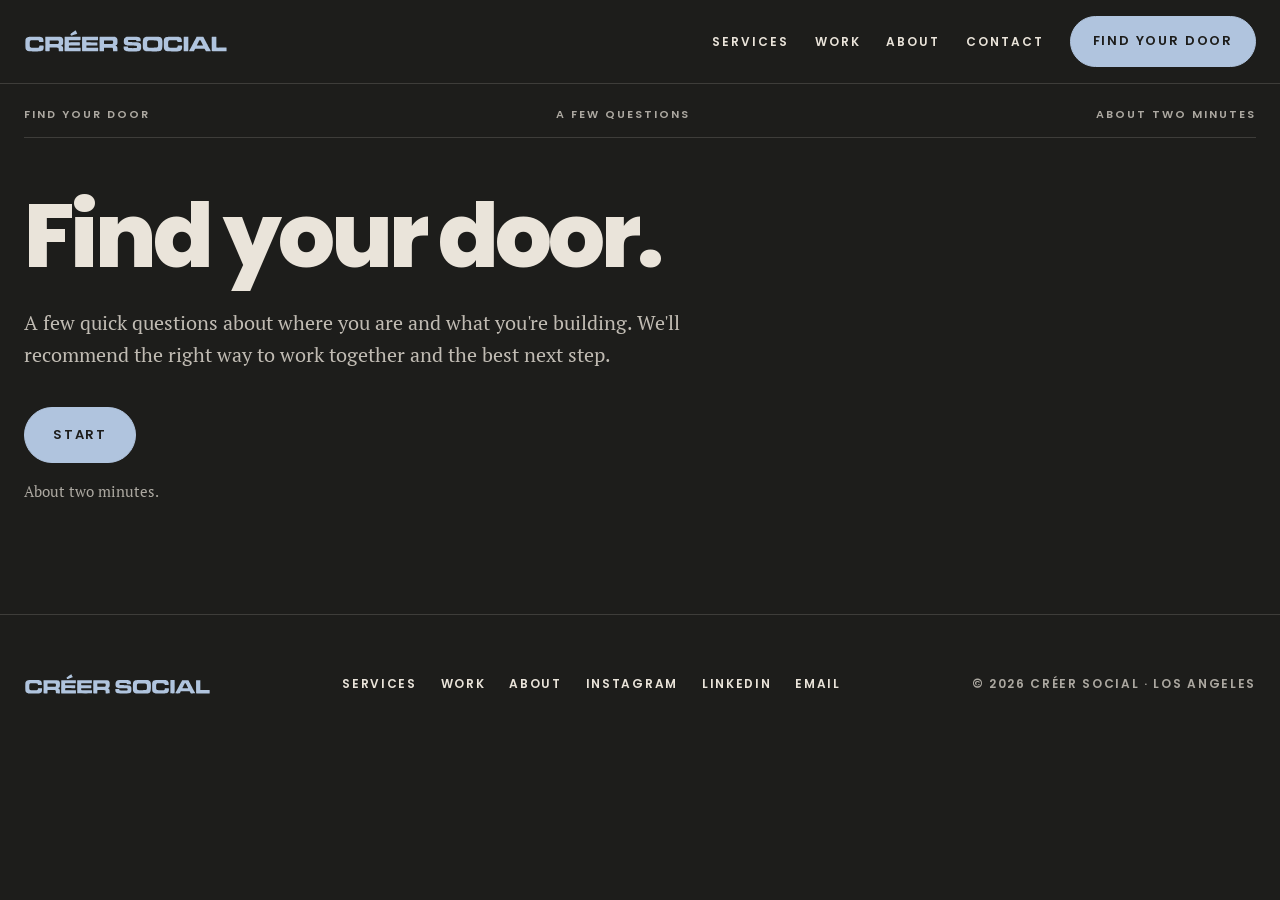
<file: find-your-door.html>
<!doctype html>
<html lang="en">
<head>
<meta charset="utf-8">
<meta name="viewport" content="width=device-width, initial-scale=1">
<title>Find Your Door | Créer Social</title>
<meta name="description" content="Answer a few quick questions and we will recommend the right way to work with Créer Social.">
<link rel="canonical" href="https://creersocial.com/find-your-door">
<meta property="og:type" content="website">
<meta property="og:title" content="Find Your Door | Créer Social">
<meta property="og:description" content="Answer a few quick questions and we will recommend the right way to work with Créer Social.">
<meta property="og:url" content="https://creersocial.com/find-your-door">
<meta property="og:image" content="https://creersocial.com/assets/img/rooms_pink.jpg">
<meta name="theme-color" content="#1D1D1B">
<link rel="icon" href="favicon.png" type="image/png">
<link rel="apple-touch-icon" href="assets/logo/apple-touch-icon.png">
<link rel="preconnect" href="https://fonts.googleapis.com">
<link rel="preconnect" href="https://fonts.gstatic.com" crossorigin>
<link rel="stylesheet" href="https://fonts.googleapis.com/css2?family=Poppins:ital,wght@0,500;0,600;0,700;0,800;1,800&amp;family=PT+Serif:ital,wght@0,400;0,700;1,400&amp;display=swap">
<link rel="stylesheet" href="assets/styles.css?v=1793102761">
</head>
<body>
<a class="skip" href="#main">Skip to content</a>
<div class="arrival-light" aria-hidden="true"></div>
<header class="site-header">
<div class="wrap">
<a class="logo" href="/"><img src="assets/logo/creer-social-logo-creer-blue.svg" alt="Créer Social home" width="205" height="24"></a>
<nav class="nav" aria-label="Main"><a href="/services">Services</a><a href="/work">Work</a><a href="/about">About</a><a href="/contact">Contact</a><a class="btn" href="/find-your-door">Find your door</a></nav>
</div>
</header>
<main id="main">
<section class="hero" style="padding-bottom:96px">
<div class="wrap">
<div class="masthead"><span>Find your door</span><span>A few questions</span><span>About two minutes</span></div>
<div class="quiz" id="quiz">
  <div class="quiz-intro" id="intro">
    <h1 class="h1" style="margin-top:56px;font-size:clamp(44px,7vw,100px);max-width:11em">Find your door.</h1>
    <p class="lede">A few quick questions about where you are and what you're building. We'll recommend the right way to work together and the best next step.</p>
    <div class="btns"><button class="btn" type="button" id="startBtn">Start</button></div>
    <p class="quiz-note">About two minutes.</p>
  </div>

  <div class="quiz-steps" id="steps" hidden>
    <div class="quiz-progress" aria-hidden="true"><span id="qBar"></span></div>
    <p class="quiz-count" id="qCount" aria-live="polite"></p>
    <form id="qForm" novalidate><fieldset class="q" id="qField"></fieldset></form>
    <div class="quiz-nav"><button class="btn ghost" type="button" id="qBack">Back</button><button class="btn" type="button" id="qNext" hidden>Next</button></div>
  </div>

  <div class="result" id="result" hidden>
    <p class="label">Our recommendation</p>
    <div class="result-card" id="rCard">
      <p class="k" id="rNum"></p>
      <h2 class="h2" id="rName"></h2>
      <p class="r-track" id="rTrack"></p>
      <p id="rDesc"></p>
      <p class="r-invest" id="rInvest" hidden></p>
    </div>
    <div class="why">
      <h3 class="h3">Why this fits</h3>
      <ul class="ticks" id="rWhy"></ul>
    </div>
    <div id="leadWrap">
      <h3 class="h3" style="margin:40px 0 8px" id="leadTitle"></h3>
      <p class="muted" style="margin:0 0 20px" id="leadIntro"></p>
      <form class="lead" id="leadForm">
        <label>Name<input name="name" required autocomplete="name"></label>
        <label>Email<input name="email" type="email" required autocomplete="email"></label>
        <label id="phoneWrap">Phone (optional)<input name="phone" type="tel" autocomplete="tel"></label>
        <label><span id="linkLabel">Website or Instagram</span><input name="link" id="linkInput"></label>
        <label class="full" id="extraWrap" hidden><span id="extraLabel"></span><input name="extra" id="extraInput"></label>
        <label>How did you hear about us?<select name="source" id="sourceSel" required>
          <option value="">Choose one</option><option>Referral from a client or friend</option><option>Instagram</option><option>TikTok</option><option>LinkedIn</option><option>A Créer Social Session or event</option><option>Press, a panel or a podcast</option><option>Google search</option><option>Other</option></select></label>
        <label id="refWrap" hidden>Who referred you?<input name="referrer" id="refInput"></label>
        <label class="full"><span id="noteLabel"></span><textarea name="note" id="noteInput" rows="3"></textarea></label>
        <input type="text" name="_honey" class="hp" tabindex="-1" autocomplete="off" aria-hidden="true">
        <button class="btn" type="submit" id="leadBtn"></button>
        <p class="muted" id="sendStatus" hidden>Please keep this page open for just a moment while your inquiry sends.</p>
        <p class="form-error" id="leadErr" role="alert" hidden></p>
      </form>
    </div>
    <div id="thanks" hidden>
      <h3 class="h3" style="margin:40px 0 8px" id="thanksTitle"></h3>
      <p class="muted" id="thanksText"></p>
      <p class="muted" id="thanksStatus" hidden>Please keep this page open for just a moment while your inquiry sends.</p>
      <div class="btns" id="bookWrap" hidden style="margin-top:20px"><a class="btn" id="bookBtn" href="#" target="_blank" rel="noopener">Choose your time →</a></div>
      <div class="btns"><a class="btn ghost" href="/work">See our work</a><a class="btn ghost" href="https://www.instagram.com/creersocial">Follow @creersocial</a></div>
    </div>
    <p style="margin-top:36px"><button class="linkbtn textlink" type="button" id="qRestart">Start over</button></p>
  </div>
</div>
</div>
</section>
<script>
(function(){
var EMAIL='contact@creersocial.com',FORM_ALIAS='3166003b0fc79c723fc412a275c997b8',SHEET_URL='https://script.google.com/macros/s/AKfycbzAFuRJZ7BbqN-xxV4PHJmWHNXc8BOtzs7ORjNyJ-w7KoMgijj7m0NssinEyn-CGsE/exec',BOOKING_URL='https://calendar.app.google/qYArS3ZExPLcKit38';

/* ================= Questions ================= */
var Q={
  intent:{t:'What brings you to Créer Social?',o:[
    ['advisory','I\'m building a business and want clear strategy and direction'],
    ['representation','I\'m the face of my brand and want the right brand partnerships'],
    ['partnerships','My company wants the right partners, talent or collaborations'],
    ['experiences','I\'m planning an event and need sponsors, talent or direction'],
    ['unsure','I\'m not sure yet, I\'d like help figuring it out']]},
  unsure:{t:'Which of these sounds most like you right now?',o:[
    ['advisory','I have a business or an idea, and I need a clear plan'],
    ['representation','I have real expertise or an audience, and brands should be calling'],
    ['partnerships','I represent a company that wants to grow through partnerships'],
    ['experiences','I have an event or gathering coming up']]},

  a_stage:{t:'Where is the business today?',o:[
    ['1','An idea, or about to launch'],['2','Launched and finding traction'],
    ['3','Established, with steady revenue'],['4','Scaling, and ready for the next level']]},
  a_need:{t:'What kind of support would help most?',o:[
    ['focused','Clarity on one specific challenge, fast'],
    ['partner','A strategic partner to guide me over the next several months'],
    ['growth','Strategy plus the partnerships to grow']]},

  r_auth:{t:'What best describes your authority?',o:[
    ['expert','A recognized expert or professional in my field'],
    ['founder','A founder who is the face of my company'],
    ['creator','A creator with an engaged, loyal community'],
    ['early','I\'m just starting to build my presence']]},
  r_deals:{t:'Where are you with brand partnerships today?',o:[
    ['pro','I\'ve done brand deals and have a media kit and rates'],
    ['some','I\'ve done a few, nothing formal yet'],
    ['none','None yet']]},

  p_type:{t:'What kind of company are you?',o:[
    ['founderled','A founder-led brand'],
    ['established','An established brand or larger company'],
    ['startup','A startup preparing for a launch']]},
  p_need:{t:'What are you looking for?',o:[
    ['campaign','The right partners for a specific launch or campaign'],
    ['ongoing','An ongoing partnership strategy'],
    ['strategy','Strategy and advisory, with partnerships built in']]},

  e_stage:{t:'Where is the event today?',o:[
    ['concept','A concept, still taking shape'],
    ['set','The date and venue are set'],
    ['planning','In active planning with a team']]},
  e_role:{t:'How involved would you like us to be?',o:[
    ['advise','Advise on the right sponsors, partners and talent while my team executes'],
    ['direct','Shape the concept and creative direction, with production partners building it'],
    ['sponsors','Help secure sponsors']]},

  timing:{t:'When would you like to begin?',o:[
    ['3','Within the next 30 days'],['2','In the next one to three months'],['1','Later this year, or I\'m just exploring']]},
  decider:{t:'Who will make the decision to move forward?',o:[
    ['2','I will'],['1','I\'ll decide with a partner or team'],['0','Someone else, I\'m gathering information']]},
  invest:{t:'What investment range feels right for this work?',h:'For ongoing work, think monthly. For a project, think total. If you\'re not sure, we\'ll guide you.',o:[
    ['1','Under $2,000'],['2','$2,000 to $5,000'],['3','$5,000 to $10,000'],['4','$10,000 or more'],['0','Not sure yet, I\'d value guidance']]}
};
var BRANCH={advisory:['a_stage','a_need'],representation:['r_auth','r_deals'],partnerships:['p_type','p_need'],experiences:['e_stage','e_role']};
var CLOSE=['timing','decider','invest'];

/* ================= Doors and tracks ================= */
var DOORS={advisory:['Door 01','Créer Advisory','bg-tea'],representation:['Door 02','Créer Representation','bg-pink'],partnerships:['Door 03','Créer Brand Partnerships','bg-tang'],experiences:['Door 04','Créer Experiences','bg-must']};
// min = the investment band where the track starts (1 under $2K, 2 $2K-5K, 3 $5-10K, 4 $10K+)
var TRACKS={
  ctl:{n:'Close The Leak',p:'$2,500',min:2,d:'One focused strategy session and a written plan, to solve the challenge holding your business back.'},
  foundation:{n:'The Foundation',p:'$4,500 a month',min:2,d:'A six-month advisory partnership: an audit, ecosystem map and positioning plan, then weekly strategy and accountability.'},
  talent:{n:'The Talent Build',p:'$5,000',min:3,d:'Your positioning, media kit website, partnership map and rates, the foundation for being represented.'},
  catapult:{n:'The Catapult',p:'$6,000 a month',min:3,d:'Advisory plus partnership cultivation: collaborations, co-brands, sponsorships, retail and placement.'},
  campaign:{n:'Partnership Campaign',p:'$7,500',min:3,d:'We match the right talent and partners for your launch, shape the deals and run them.'},
  retainer:{n:'Partnership Retainer',p:'$10,000 a month',min:4,d:'Ongoing creator, community and partnership strategy for your company.'},
  event:{n:'Event Partnership Strategy',p:'$5,000',min:3,d:'A map of the exact sponsors, businesses and talent for your event, with activation and revenue ideas your team can run.'},
  experience:{n:'Experience Strategy and Creative Direction',p:'$10,000',min:4,d:'Partnership strategy plus concept and creative direction, with our production partners building it.'},
  sourcing:{n:'Sponsorship Sourcing',p:'',min:1,d:'We find and secure the right sponsors for your event or program, on a commission basis.'}
};
// When the budget fits a smaller track in the same door, step down to it
var STEPDOWN={foundation:'ctl',retainer:'catapult',experience:'event'};

/* ================= Decision rules (pure function) =================
   Outcome is one of:
   call        discovery call offered
   session     Close The Leak: no discovery call; they confirm the session and we email the booking link
   under       investment well below the track's starting point (2+ bands): no call
   later       timing is later this year or exploring: no call
   decider     not the decision maker: no call, invite the decision maker
   guidance    budget not set AND early stage: no call yet
*/
function decide(A){
  var door=A.intent==='unsure'?A.unsure:A.intent,t,why=[];
  var inv=+A.invest,guide=A.invest==='0',tm=+A.timing,dc=+A.decider,traction=1;

  if(door==='advisory'){
    var st=+A.a_stage;traction=st>=2?2:0;
    if(A.a_need==='growth'&&st>=2){door='partnerships';t='catapult';}
    else if(A.a_need==='focused'||st===1)t='ctl';
    else t='foundation';
    why.push(['','You\'re at an early stage, so clarity comes first','You\'ve launched and are finding traction','You have an established business with steady revenue','You\'re scaling and ready for the next level'][st]);
    why.push({focused:'You want to solve one specific challenge quickly',partner:'You want a long-term strategic partner, not a one-time fix',growth:st>=2?'You want strategy and partnerships working together':'Partnerships come after the foundation, so we start with clarity'}[A.a_need]);
  }else if(door==='representation'){
    t='talent';
    traction=(A.r_auth==='early'&&A.r_deals==='none')?0:2;
    why.push({expert:'Your expertise is the foundation brands look for',founder:'You\'re the face of your company, and that authority is an asset',creator:'Your engaged community is valuable to the right brands',early:'You\'re early, so building your foundation now sets up every deal after'}[A.r_auth]);
    why.push({pro:'You have experience with brand deals, so we can move quickly to representation',some:'You\'ve proven brands want you, and now it needs structure',none:'Every representation starts with positioning, a media kit and a partnership map'}[A.r_deals]);
  }else if(door==='partnerships'){
    traction=2;
    t=A.p_need==='campaign'?'campaign':(A.p_need==='ongoing'&&A.p_type==='established'?'retainer':'catapult');
    why.push({founderled:'You\'re a founder-led brand, where the right partners can change everything',established:'You\'re an established company ready to grow through partnerships',startup:'You have a launch ahead, the best moment to bring in the right partners'}[A.p_type]);
    why.push({campaign:'You need the right partners for a specific moment',ongoing:'You want partnerships to be an ongoing growth channel',strategy:'You want strategy and partnerships built together'}[A.p_need]);
  }else{
    traction=A.e_stage==='concept'?1:2;
    t=({advise:'event',direct:'experience',sponsors:'sourcing'})[A.e_role];
    why.push({concept:'Your event is still taking shape, the best time to build the right partnerships in',set:'Your date and venue are set, so the partnership map can move fast',planning:'Your team is in motion and ready for the right partners'}[A.e_stage]);
    why.push({advise:'You want expert direction while your team executes',direct:'You want the concept and creative direction shaped from the start',sponsors:'Securing sponsors is the priority, and our fee is tied to what we secure'}[A.e_role]);
  }

  // 1. Step down to a smaller track in the same door when the budget fits it better
  if(!guide&&STEPDOWN[t]&&inv<TRACKS[t].min)t=STEPDOWN[t];
  var min=TRACKS[t].min,gap=guide?0:Math.max(0,min-inv);

  // 2. Outcome gates, in order
  var outcome;
  // A single fixed-price session must meet its price; larger engagements allow one range of flex
  var severe=!guide&&(gap>=2||(t==='ctl'&&gap>=1));
  if(severe) outcome='under';
  else if(tm===1) outcome='later';
  else if(dc===0) outcome='decider';
  else if(guide&&traction===0) outcome='guidance';
  else if(t==='sourcing'&&A.e_stage==='concept') outcome='guidance'; // commission work starts once the event is real
  else outcome='call';
  // Close The Leak is a fixed, focused session, so it skips the discovery call
  // A budget that fits never waits: later timing still gets the call
  if(outcome==='later'&&!guide&&gap===0) outcome=dc===0?'decider':'call';
  if(outcome==='call'&&t==='ctl') outcome='session';

  // 3. Tier, for your inbox
  var tier;
  if(outcome!=='call'&&outcome!=='session') tier={under:'Under budget',later:'Nurture',decider:'Nurture',guidance:'Nurture'}[outcome];
  else if(!guide&&gap===0&&dc>=1) tier='Priority'; // budget fits and they make (or share) the decision: book directly
  else tier='Good fit';

  var strengths=[],flags=[];
  if(!guide&&gap===0)strengths.push('Investment range fits the track');
  if(!guide&&gap===1)flags.push('Investment one range below the track\'s starting point');
  if(severe)flags.push('Investment well below the track\'s starting point');
  if(guide)flags.push('Budget not set, wants guidance');
  if(tm===3)strengths.push('Ready within 30 days');
  if(tm===1)flags.push('Timeline later this year or exploring');
  if(dc===2)strengths.push('Decision maker');
  if(dc===1)flags.push('Shared decision');
  if(dc===0)flags.push('Not the decision maker');
  if(traction===2)strengths.push('Real traction or authority');
  if(traction===0)flags.push('Very early stage');

  why.push(tm===3?'You\'re ready to begin within the next 30 days':(tm===2?'Your timing gives us room to plan this well':'There\'s time to get the foundation right before you begin'));
  return {door:door,track:t,outcome:outcome,tier:tier,gap:gap,why:why.filter(Boolean),strengths:strengths,flags:flags};
}
window.__creerDecide=decide; // used for testing every path

/* ================= Copy for each outcome and door ================= */
var COPY={
  call:{title:'Request your discovery call',intro:'Share a few details. Our team personally reviews every request and reaches out to aligned projects to schedule a complimentary 25-minute discovery call.',btn:'Request my discovery call',
        thanksT:'Thank you. We have your request.',thanks:'Our team personally reviews every request. If we\'re aligned, we\'ll reach out by email to schedule your complimentary 25-minute discovery call.'},
  under:{title:'Join the Créer Social community',intro:'Based on the range you shared, a full engagement may not be the right fit just yet, and we\'d still love to keep building with you. Join our community for invitations to Créer Social Sessions and founder events, plus free resources we share along the way.',btn:'Join the community',
        thanksT:'Welcome to the community.',thanks:'You\'ll be the first to hear about upcoming Créer Social Sessions, founder events and free resources. When you\'re ready for the next step, retake the quiz and we\'ll pick it up from there.'},
  later:{title:'Join the Créer Social community',intro:'It sounds like you\'re still planning, which is a great place to start. Join our community for invitations to Créer Social Sessions and founder events, plus free resources we share along the way.',btn:'Join the community',
        thanksT:'Welcome to the community.',thanks:'You\'ll be the first to hear about upcoming Créer Social Sessions, founder events and free resources. When you\'re ready for the next step, retake the quiz and we\'ll pick it up from there.'},
  decider:{title:'Let\'s include the decision maker',intro:'Discovery calls work best with the person making the decision. Leave your details and share this page with them, so they can request a call directly.',btn:'Keep me in the loop',
        thanksT:'Thank you. We have your details.',thanks:'Share this page with the decision maker so they can request a discovery call directly.'},
  guidance:{title:'Join the Créer Social community',intro:'You\'re early, and that\'s the best time to build it right. Join our community for invitations to Créer Social Sessions and founder events, plus free resources we share along the way.',btn:'Join the community',
        thanksT:'Welcome to the community.',thanks:'You\'ll be the first to hear about upcoming Créer Social Sessions, founder events and free resources. When you\'re ready for the next step, retake the quiz and we\'ll pick it up from there.'}
};
COPY.session={title:'Reserve your Close The Leak session',intro:'Close The Leak is a focused first step, so there\'s no discovery call needed. It\'s a one-time investment of $2,500. Share your details and preferred dates, and our Client Services team will reach out within 24 hours to confirm your time and complete your booking.',btn:'Request my session',
        thanksT:'Thank you. Your request is in.',thanks:'Our Client Services team will reach out within 24 hours to confirm your session time and complete your booking.'};
// Priority leads book directly
COPY.book={title:'Book your discovery call',intro:'Share a few details, then choose a time for your complimentary 25-minute discovery call.',btn:'Continue to booking',
        thanksT:'Thank you. Choose your time below.',thanks:'Pick a time that works for you for your complimentary 25-minute discovery call. We\'ve also emailed you the link.'};
var SESSION_DATES='Preferred dates and times (sessions run Monday to Friday, 11am to 4pm PT)';
var FORM={
  advisory:{link:'Website or Instagram',note:'Tell us about your business and the challenge you want solved.'},
  representation:{link:'Instagram, TikTok or website',note:'Tell us about your work and the kinds of brands you\'d love to partner with.'},
  partnerships:{link:'Company website',extra:'Company name',note:'Tell us about your company and what you want partnerships to achieve.'},
  experiences:{link:'Event or organization website',extra:'When is your event, and how many guests do you expect?',note:'Tell us about your event and what success looks like.'}
};

/* ================= Flow ================= */
var A={},pos=0,R=null;
var field=document.getElementById('qField');
function buildPath(){var door=A.intent==='unsure'?A.unsure:A.intent;var p=['intent'];if(A.intent==='unsure')p.push('unsure');if(door)p=p.concat(BRANCH[door]).concat(CLOSE);return p;}
function totalSteps(){return A.intent?buildPath().length:6;}
function render(){
  var path=buildPath(),id=path[pos],q=Q[id];
  var html='<legend class="q-title">'+q.t+'</legend>'+(q.h?'<p class="q-help">'+q.h+'</p>':'');
  q.o.forEach(function(o){html+='<label class="opt"><input type="radio" name="'+id+'" value="'+o[0]+'"'+(A[id]===o[0]?' checked':'')+'><span>'+o[1]+'</span></label>';});
  field.innerHTML=html;var tot=totalSteps();
  document.getElementById('qBar').style.width=(pos/tot*100)+'%';
  document.getElementById('qCount').textContent='Question '+(pos+1)+' of '+tot;
  document.getElementById('qBack').style.visibility=pos?'visible':'hidden';
  document.getElementById('qNext').hidden=!A[id];
  var f=field.querySelector('input');if(f)f.focus({preventScroll:true});
}
function advance(){var path=buildPath();if(pos<path.length-1){pos++;render();}else show();}
field.addEventListener('change',function(e){
  var id=e.target.name;A[id]=e.target.value;
  if(id==='intent'||id==='unsure'){Object.keys(A).forEach(function(k){if(k!=='intent'&&k!=='unsure')delete A[k];});if(id==='intent'&&A.intent!=='unsure')delete A.unsure;}
  setTimeout(advance,200);
});
// Tapping the answer that's already selected (after going back) moves forward too
field.addEventListener('click',function(e){var t=e.target;if(t.tagName==='INPUT'&&A[t.name]===t.value)setTimeout(advance,200);});
document.getElementById('qNext').addEventListener('click',function(){var id=buildPath()[pos];if(A[id])advance();});
document.getElementById('qBack').addEventListener('click',function(){if(pos>0){pos--;render();}});
document.getElementById('startBtn').addEventListener('click',function(){document.getElementById('intro').hidden=true;document.getElementById('steps').hidden=false;pos=0;render();});
// Arriving from a door link elsewhere on the site (?door=advisory) skips the first question
(function(){var m=location.search.match(/[?&]door=([a-z]+)/);if(!m)return;var dd=m[1];
  if(['advisory','representation','partnerships','experiences','unsure'].indexOf(dd)<0)return;
  A.intent=dd;document.getElementById('intro').hidden=true;document.getElementById('steps').hidden=false;pos=1;render();})();

function show(){
  R=decide(A);var d=DOORS[R.door],tr=TRACKS[R.track],fm=FORM[R.door];
  R.direct=R.outcome==='call'&&R.tier==='Priority'&&BOOKING_URL.indexOf('https://')===0;
  var c=COPY[R.direct?'book':R.outcome];
  document.getElementById('rNum').textContent=d[0];
  document.getElementById('rName').textContent=d[1];
  document.getElementById('rTrack').textContent='Suggested starting point: '+tr.n;
  document.getElementById('rDesc').textContent=tr.d;
  document.getElementById('rCard').className='result-card '+d[2];
  var ri=document.getElementById('rInvest');
  if(R.outcome==='under'&&tr.p){ri.hidden=false;ri.textContent='Engagements for '+tr.n+' typically begin at '+tr.p+'.';}else ri.hidden=true;
  document.getElementById('rWhy').innerHTML=R.why.map(function(w){return '<li>'+w+'</li>';}).join('');
  document.getElementById('leadTitle').textContent=c.title;
  document.getElementById('leadIntro').textContent=c.intro;
  document.getElementById('leadBtn').textContent=c.btn;
  // Form fields fit the door and the outcome: full details for calls, a light form otherwise
  var isCall=R.outcome==='call'||R.outcome==='session';
  document.getElementById('linkLabel').textContent=fm.link+(isCall?'':' (optional)');
  var isSession=R.outcome==='session',ex=isSession?SESSION_DATES:fm.extra;
  var ew=document.getElementById('extraWrap');ew.hidden=!(isCall&&ex);document.getElementById('extraLabel').textContent=ex||'';
  document.getElementById('extraInput').required=isSession;document.getElementById('extraInput').placeholder=isSession?'e.g. Tue or Thu mornings':'';
  document.getElementById('phoneWrap').hidden=!isCall;
  document.getElementById('noteLabel').textContent=R.outcome==='session'?'What\'s the one challenge you want to solve in this session?':isCall?fm.note:'Anything you\'d like us to know? (optional)';
  document.getElementById('noteInput').required=isCall;
  document.getElementById('steps').hidden=true;document.getElementById('result').hidden=false;
  document.getElementById('leadWrap').hidden=false;document.getElementById('thanks').hidden=true;
  document.getElementById('result').scrollIntoView({behavior:'smooth',block:'start'});
}

/* ================= Submit ================= */
document.getElementById('sourceSel').addEventListener('change',function(e){var w=document.getElementById('refWrap');w.hidden=e.target.value.indexOf('Referral')!==0;if(w.hidden)document.getElementById('refInput').value='';});
function label(id){var q=Q[id];if(!A[id]||!q)return '';for(var k=0;k<q.o.length;k++)if(q.o[k][0]===A[id])return q.o[k][1];return '';}
document.getElementById('leadForm').addEventListener('submit',function(e){
  e.preventDefault();var f=e.target;if(!f.reportValidity())return;var fd=new FormData(f);if(fd.get('_honey'))return;
  var btn=document.getElementById('leadBtn'),err=document.getElementById('leadErr'),orig=btn.textContent;btn.disabled=true;btn.textContent='Sending…';err.hidden=true;document.getElementById('sendStatus').hidden=false;
  var d=DOORS[R.door][1],tr=TRACKS[R.track].n,fm=FORM[R.door];
  var data={_subject:'['+(R.outcome==='session'?'Close The Leak request':R.tier)+'] '+d+' · '+tr+' · '+fd.get('name'),_template:'table',_captcha:'false',_replyto:fd.get('email'),
    'Lead tier':R.tier,'Next step shown':{call:'Discovery call request',session:'Close The Leak, confirm time and complete booking',under:'Under budget, joined community',later:'Later timing, joined community',decider:'Not decision maker, invite them',guidance:'Early, joined community'}[R.outcome],
    'Recommended door':d,'Suggested track':tr,'Strengths':R.strengths.join('; ')||'None noted','Watch':R.flags.join('; ')||'Nothing flagged',
    'Name':fd.get('name'),'Email':fd.get('email'),'Phone':fd.get('phone')||''};
  data[fm.link]=fd.get('link')||'';var exL=R.outcome==='session'?'Preferred session dates':fm.extra;if(exL&&fd.get('extra'))data[exL]=fd.get('extra');
  data['Heard about us']=fd.get('source')||'';data['Referred by']=fd.get('referrer')||'';
  data['Their note']=fd.get('note')||'';
  buildPath().forEach(function(id){data['Q: '+Q[id].t]=label(id);});
  var hasSheet=SHEET_URL.indexOf('https://')===0;
  // 1. Log to the leads sheet first (also sends the confirmation email), independent of the inbox email
  if(hasSheet){
    var row={tier:R.tier,outcome:R.outcome,next:data['Next step shown'],door:d,track:tr,name:fd.get('name'),email:fd.get('email'),phone:fd.get('phone')||'',
      link:fd.get('link')||'',extra:fd.get('extra')||'',source:fd.get('source')||'',referrer:fd.get('referrer')||'',note:fd.get('note')||'',
      strengths:data['Strengths'],watch:data['Watch'],answers:buildPath().map(function(id){return Q[id].t+': '+label(id);}).join(' | '),
      book:(R.outcome==='call'&&R.tier==='Priority'&&BOOKING_URL.indexOf('https://')===0)?BOOKING_URL:''};
    fetch(SHEET_URL,{method:'POST',mode:'no-cors',keepalive:true,headers:{'Content-Type':'text/plain;charset=utf-8'},body:JSON.stringify(row)}).catch(function(){});
  }
  function done(){
    var c=COPY[R.direct?'book':R.outcome];document.getElementById('leadWrap').hidden=true;document.getElementById('thanks').hidden=false;
    var bw=document.getElementById('bookWrap');
    if(R.direct){bw.hidden=false;document.getElementById('bookBtn').href=BOOKING_URL;}else bw.hidden=true;
    document.getElementById('thanksTitle').textContent=c.thanksT;document.getElementById('thanksText').textContent=c.thanks;
    var ts=document.getElementById('thanksStatus');ts.hidden=false;ts.textContent='Please keep this page open for just a moment while your inquiry sends.';}
  function sent(){
    var ts=document.getElementById('thanksStatus');if(ts)ts.textContent='Your inquiry is sent.';}
  function received(){
    var ts=document.getElementById('thanksStatus');if(ts)ts.textContent='Your inquiry is received. If you do not hear back, please email us at '+EMAIL+'.';}
  // 2. Email the lead to the inbox in the background, using the activated FormSubmit alias.
  // The thanks screen shows at once, so a slow inbox send can no longer trap the visitor
  // on Sending, and keepalive keeps both sends going if the visitor leaves the page.
  fetch('https://formsubmit.co/ajax/'+FORM_ALIAS,{method:'POST',keepalive:true,headers:{'Content-Type':'application/json','Accept':'application/json'},body:JSON.stringify(data)})
  .then(function(r){return r.json().then(function(j){if(!r.ok||String(j.success)==='false')throw new Error(j.message||'error');});})
  .then(function(){sent();})
  .catch(function(){if(hasSheet){received();return;}document.getElementById('thanks').hidden=true;document.getElementById('leadWrap').hidden=false;btn.disabled=false;btn.textContent=orig;err.hidden=false;err.innerHTML='Something went wrong sending your request. Please email us at <a href="mailto:'+EMAIL+'">'+EMAIL+'</a>.';});
  done();
});
document.getElementById('qRestart').addEventListener('click',function(){A={};pos=0;R=null;var lf=document.getElementById('leadForm');lf.reset();document.getElementById('leadBtn').disabled=false;document.getElementById('leadErr').hidden=true;document.getElementById('sendStatus').hidden=true;document.getElementById('thanksStatus').hidden=true;document.getElementById('result').hidden=true;document.getElementById('steps').hidden=false;render();});
})();
</script>
</main>
<footer class="site-footer ruled">
<div class="wrap">
<a href="/" class="foot-logo" aria-label="Créer Social home"><img src="assets/logo/creer-social-logo-creer-blue.svg" alt="" width="188" height="22"></a>
<nav aria-label="Footer"><a href="/services">Services</a><a href="/work">Work</a><a href="/about">About</a><a href="https://www.instagram.com/creersocial">Instagram</a><a href="https://www.linkedin.com/in/cr%C3%A9ersocial">LinkedIn</a><a href="mailto:contact@creersocial.com">Email</a></nav>
<span>© 2026 Créer Social · Los Angeles</span>
</div>
</footer>
<script>
(function(){
var reduce=window.matchMedia&&matchMedia('(prefers-reduced-motion: reduce)').matches;
document.documentElement.classList.add('js');
var reveals=document.querySelectorAll('.reveal');
if(reveals.length){
  reveals.forEach(function(el){
    var sibs=[];var sib=el.parentNode?el.parentNode.firstChild:null;
    while(sib){if(sib.nodeType===1&&sib.classList.contains('reveal')){sibs.push(sib);}sib=sib.nextSibling;}
    var idx=sibs.indexOf(el);
    if(idx>0){el.style.transitionDelay=(Math.min(idx,4)*70)+'ms';}
  });
  if(reduce||!('IntersectionObserver' in window)){
    reveals.forEach(function(el){el.classList.add('in-view');});
  }else{
    var ro=new IntersectionObserver(function(entries){
      entries.forEach(function(en){if(en.isIntersecting){en.target.classList.add('in-view');ro.unobserve(en.target);}});
    },{threshold:0.15});
    reveals.forEach(function(el){ro.observe(el);});
  }
}
function fmt(n){return n>=1000?n.toLocaleString('en-US'):String(n);}
function setVal(el,v){el.textContent=(el.getAttribute('data-countup-prefix')||'')+fmt(v)+(el.getAttribute('data-countup-suffix')||'');}
var counts=document.querySelectorAll('[data-countup]');
counts.forEach(function(el){
  var to=parseInt(el.getAttribute('data-countup-to'),10)||0;
  el._countTo=to;el._counting=false;el._countGen=0;
  if(reduce){setVal(el,to);}
});
if(counts.length&&!reduce&&'IntersectionObserver' in window){
  var co=new IntersectionObserver(function(entries){
    entries.forEach(function(en){
      var el=en.target;
      if(en.isIntersecting&&!el._counting){
        el._counting=true;el._countGen+=1;var gen=el._countGen;
        var to=el._countTo;var start=null;
        (function frame(ts){
          if(gen!==el._countGen)return;
          if(!start)start=ts;
          var p=Math.min((ts-start)/1000,1);
          var e=1-Math.pow(1-p,3);
          setVal(el,Math.round(e*to));
          if(p<1){requestAnimationFrame(frame);}else{el._counting=false;}
        })(performance.now());
      }else if(!en.isIntersecting){
        setVal(el,0);el._counting=false;el._countGen+=1;
      }
    });
  },{threshold:0.5});
  counts.forEach(function(el){setVal(el,0);co.observe(el);});
}
if(!reduce){
  var header=document.querySelector('.site-header');
  var hero=document.querySelector('.hero');
  var hideAfter=hero?(hero.offsetTop+hero.offsetHeight):300;
  var lastY=window.scrollY||0,ticking=false;
  function onScroll(){
    var y=window.scrollY||0;
    if(!header){ticking=false;return;}
    if(y<=8){header.classList.remove('header-hidden');}
    else if(y>lastY+4&&y>hideAfter){header.classList.add('header-hidden');}
    else if(y<lastY-4){header.classList.remove('header-hidden');}
    lastY=y;ticking=false;
  }
  window.addEventListener('scroll',function(){if(!ticking){window.requestAnimationFrame(onScroll);ticking=true;}},{passive:true});
}
})();
</script>
</body>
</html>
</file>
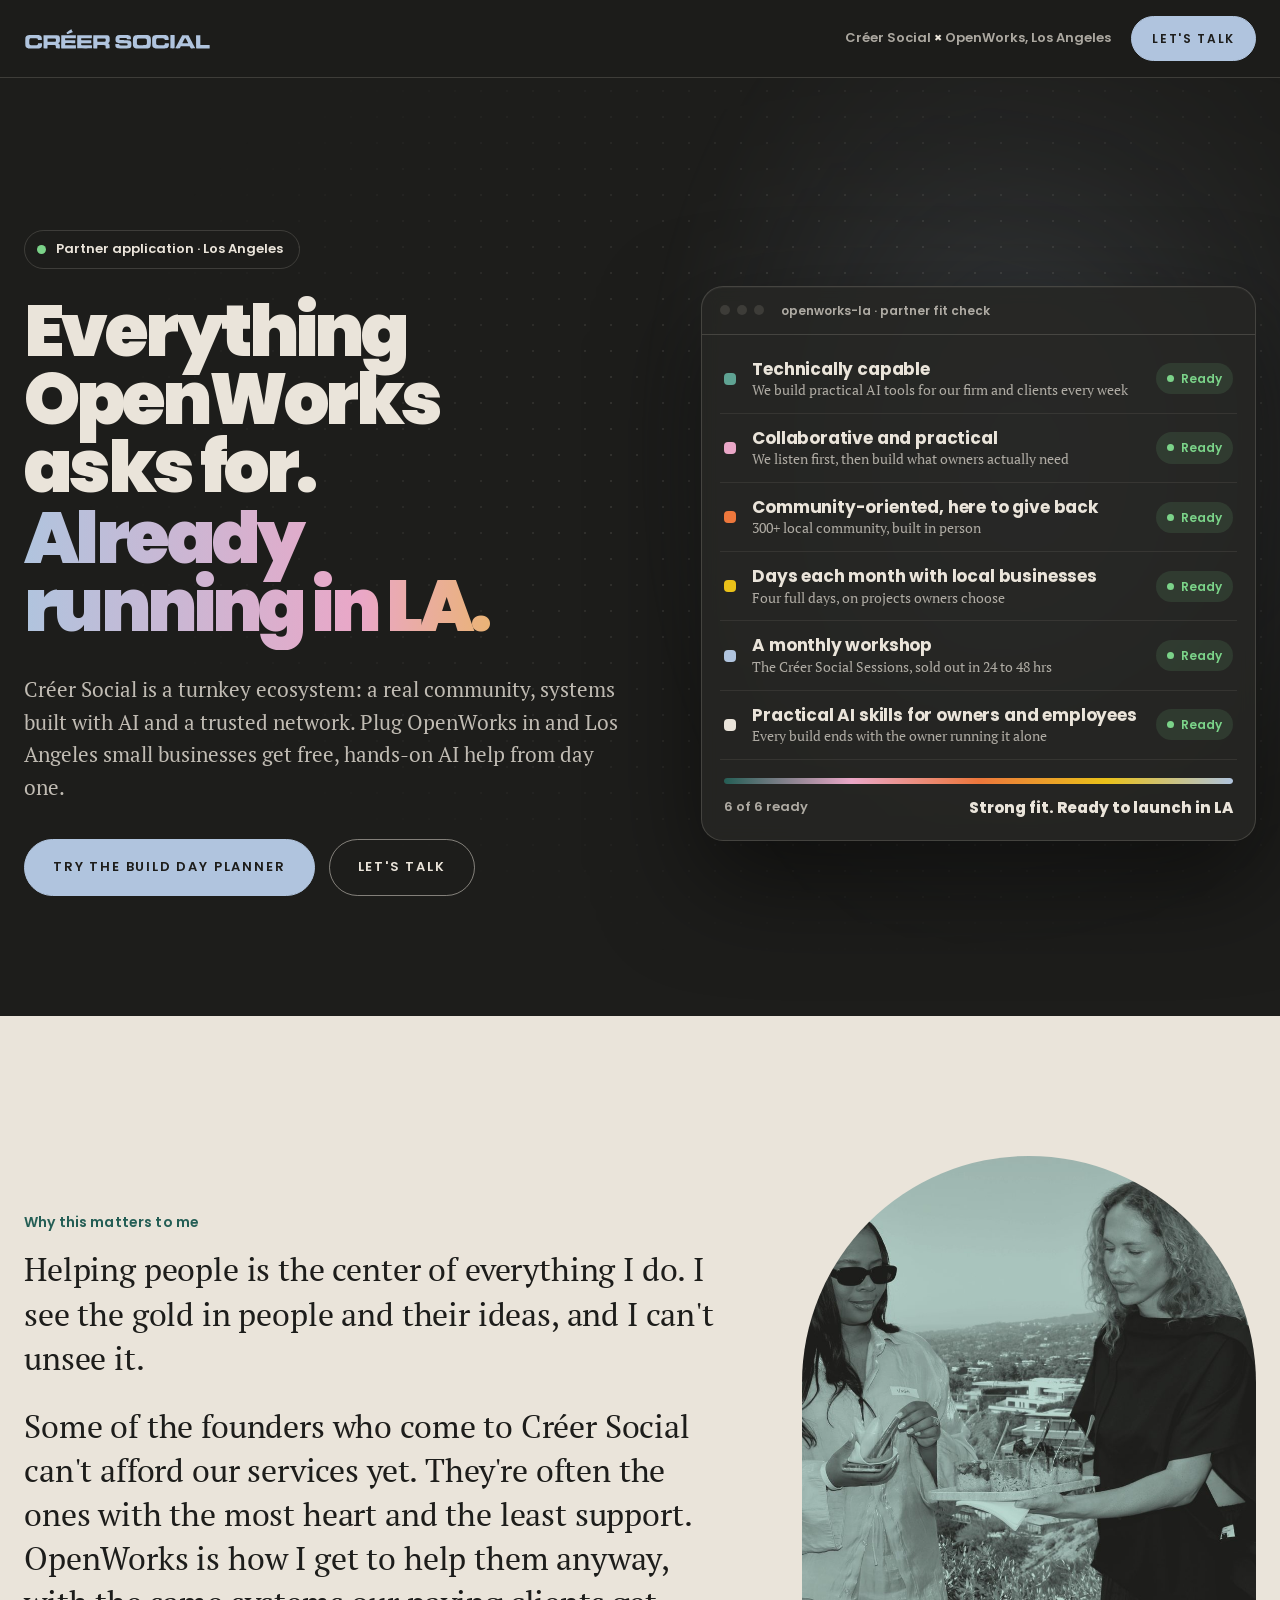
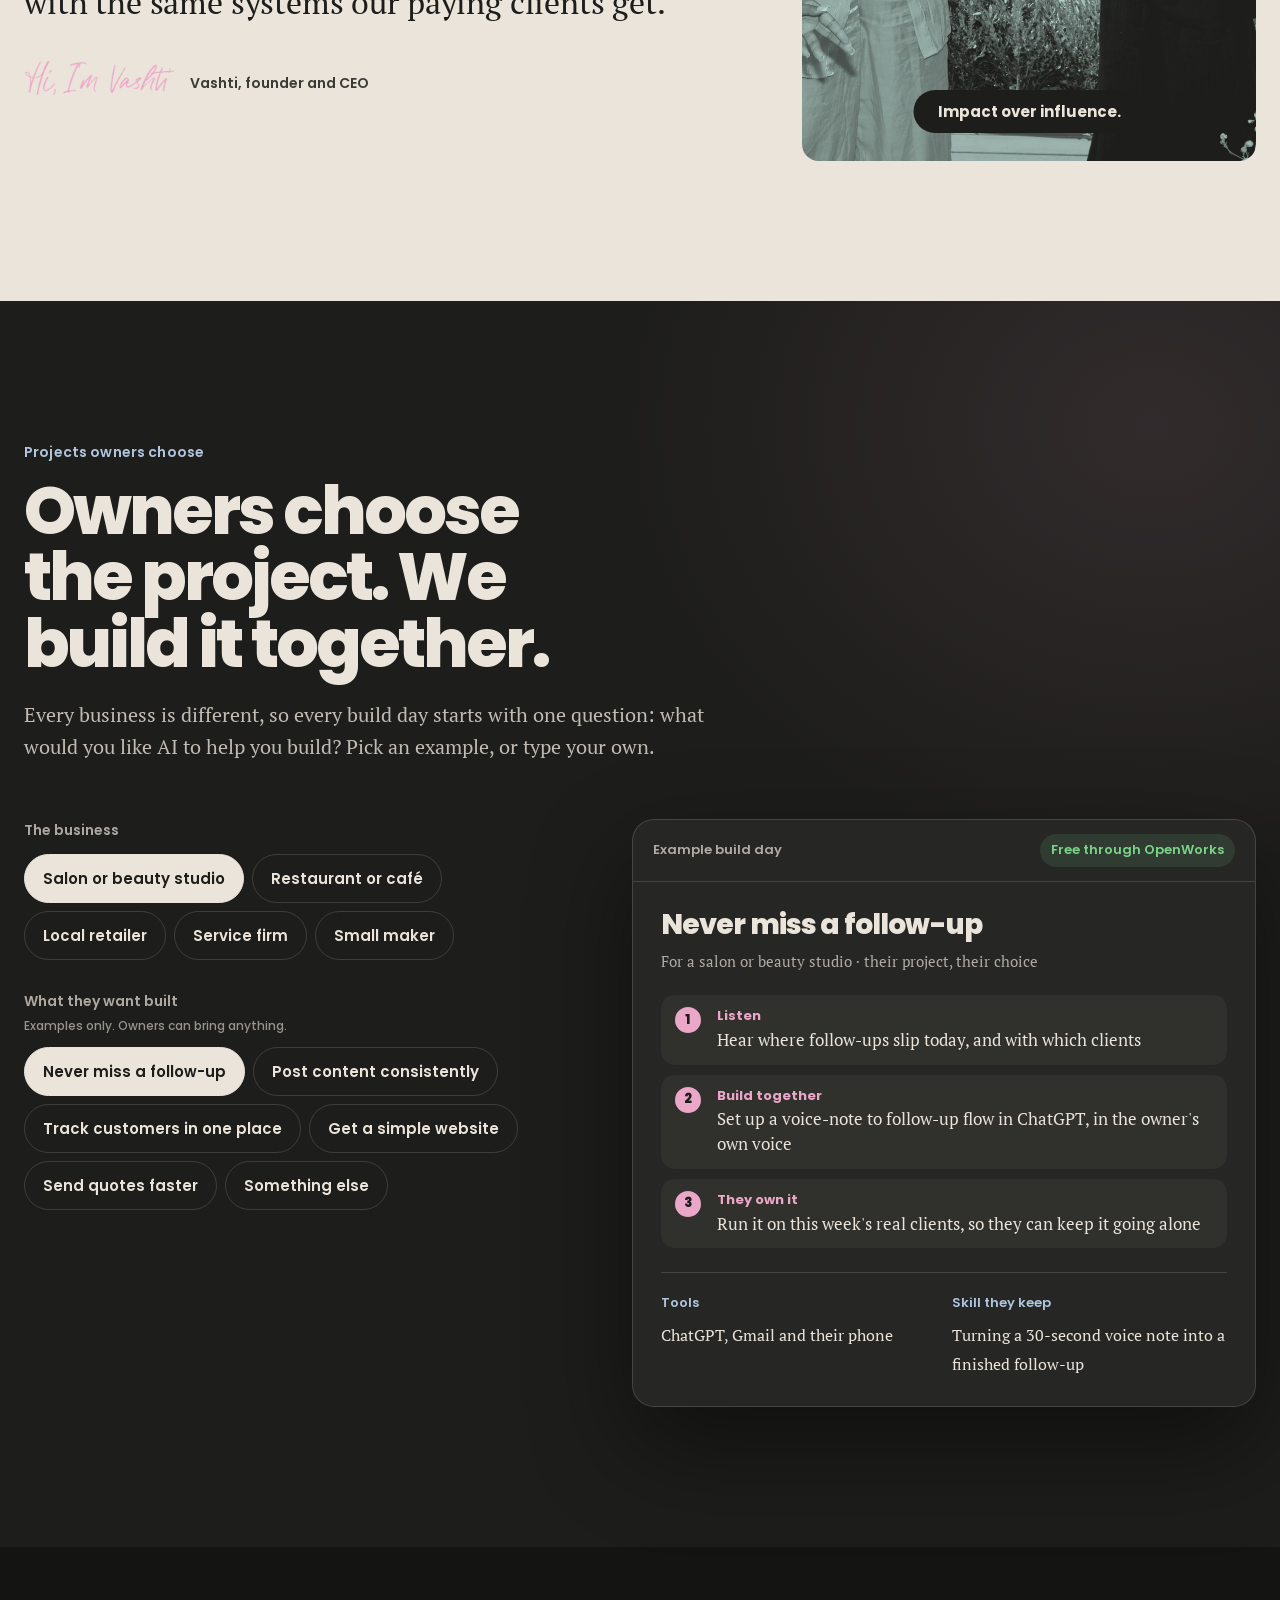
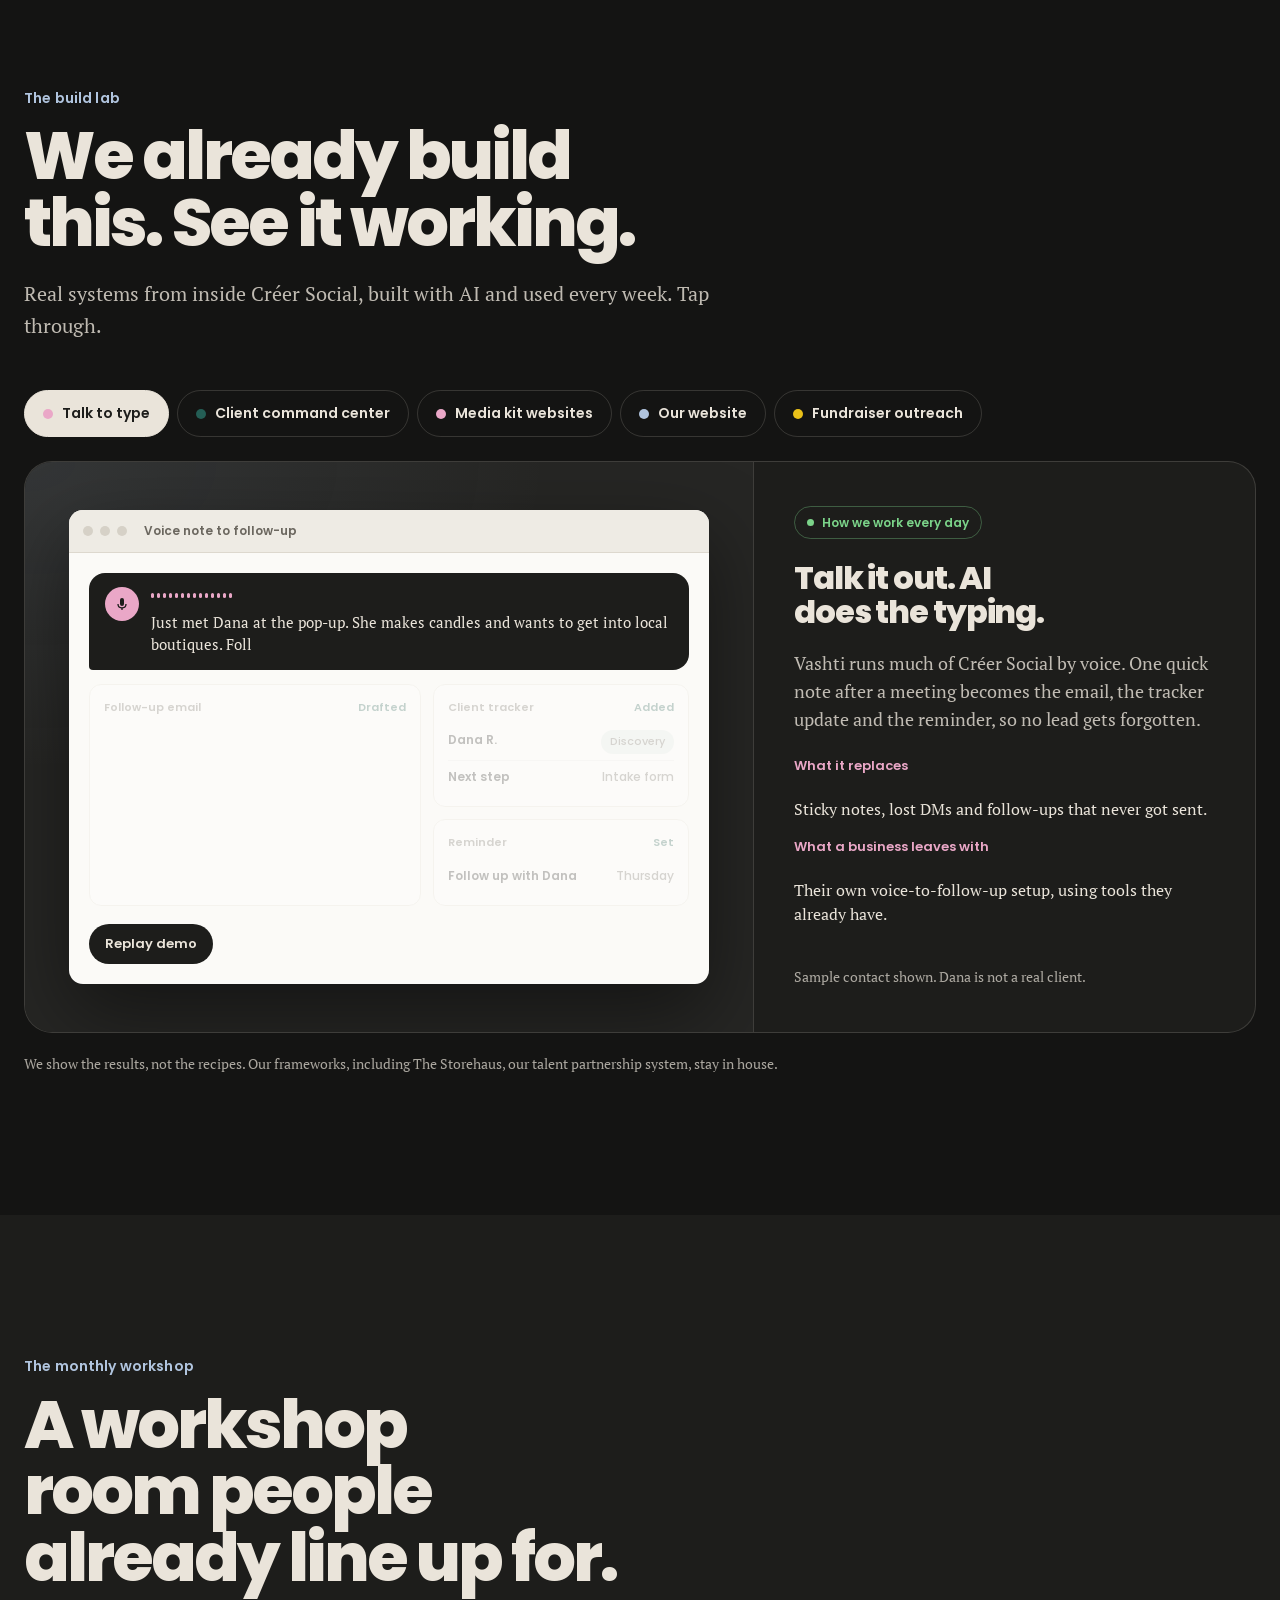
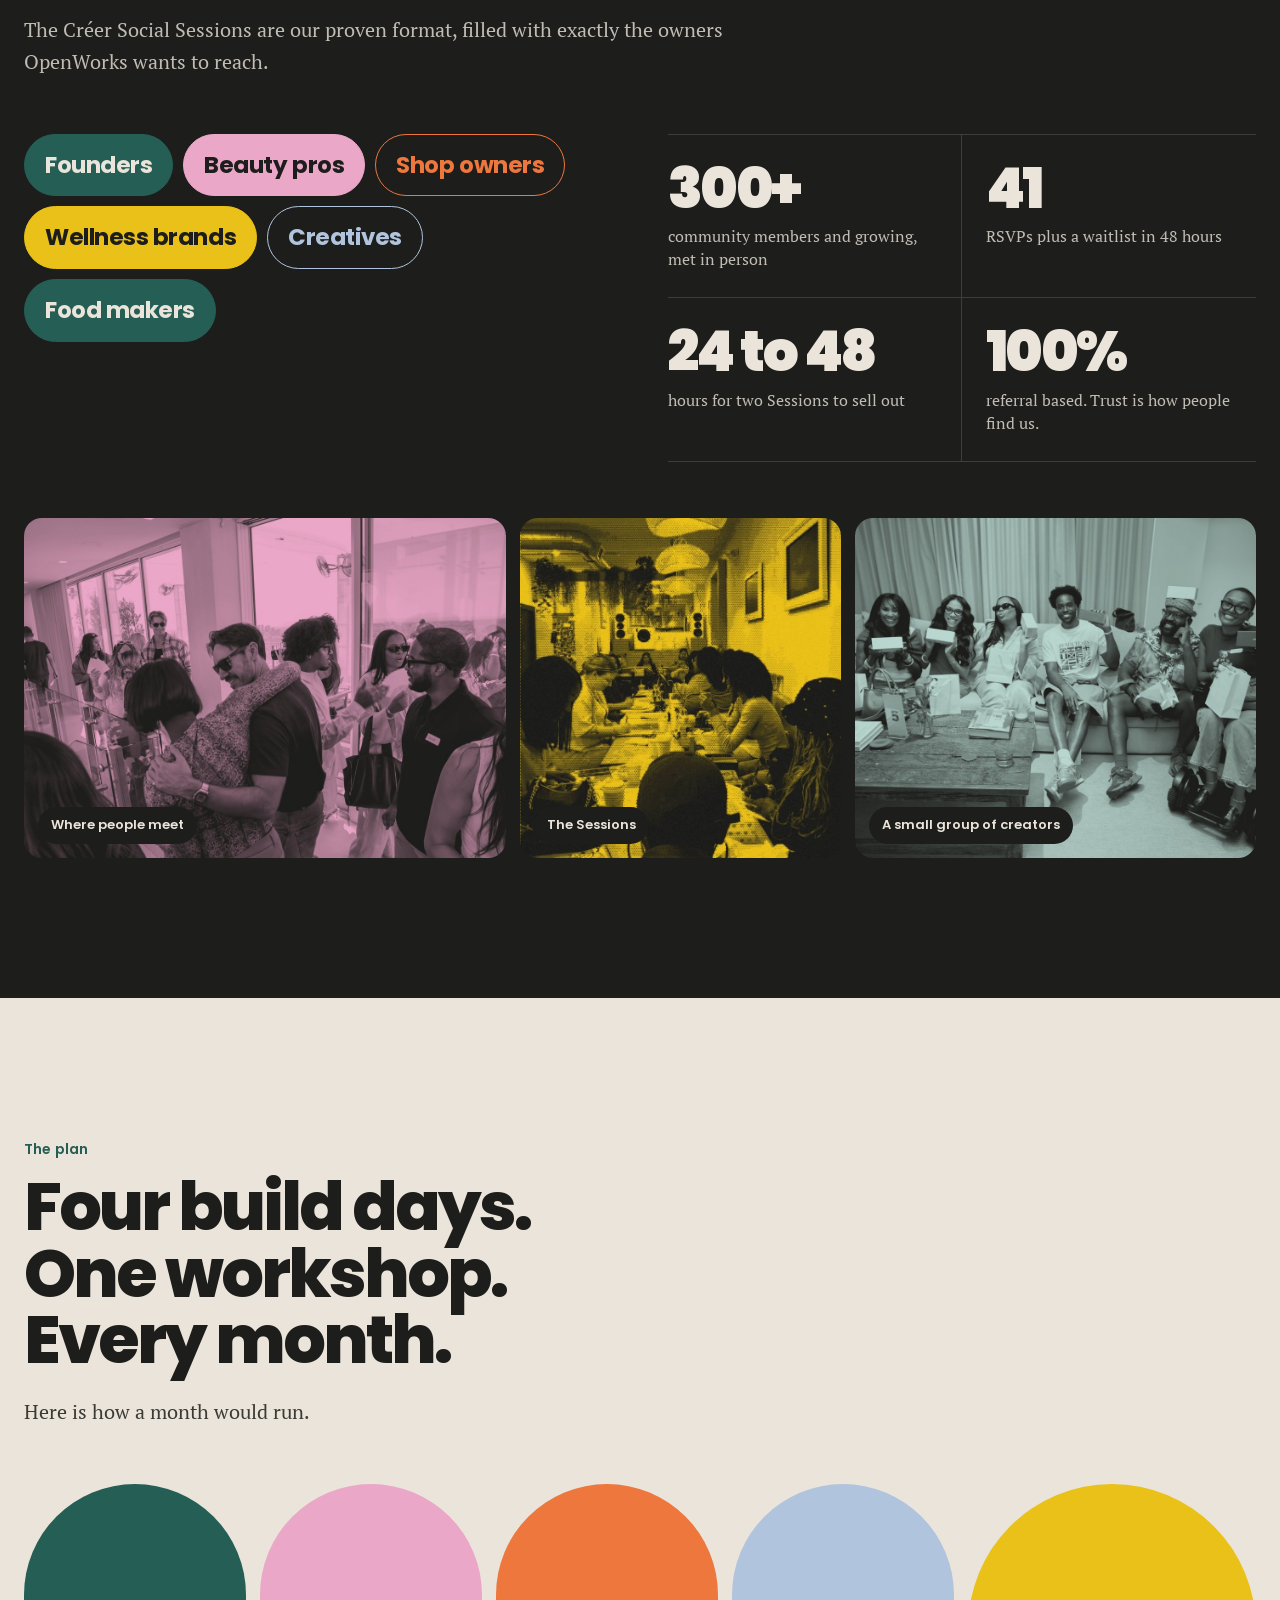
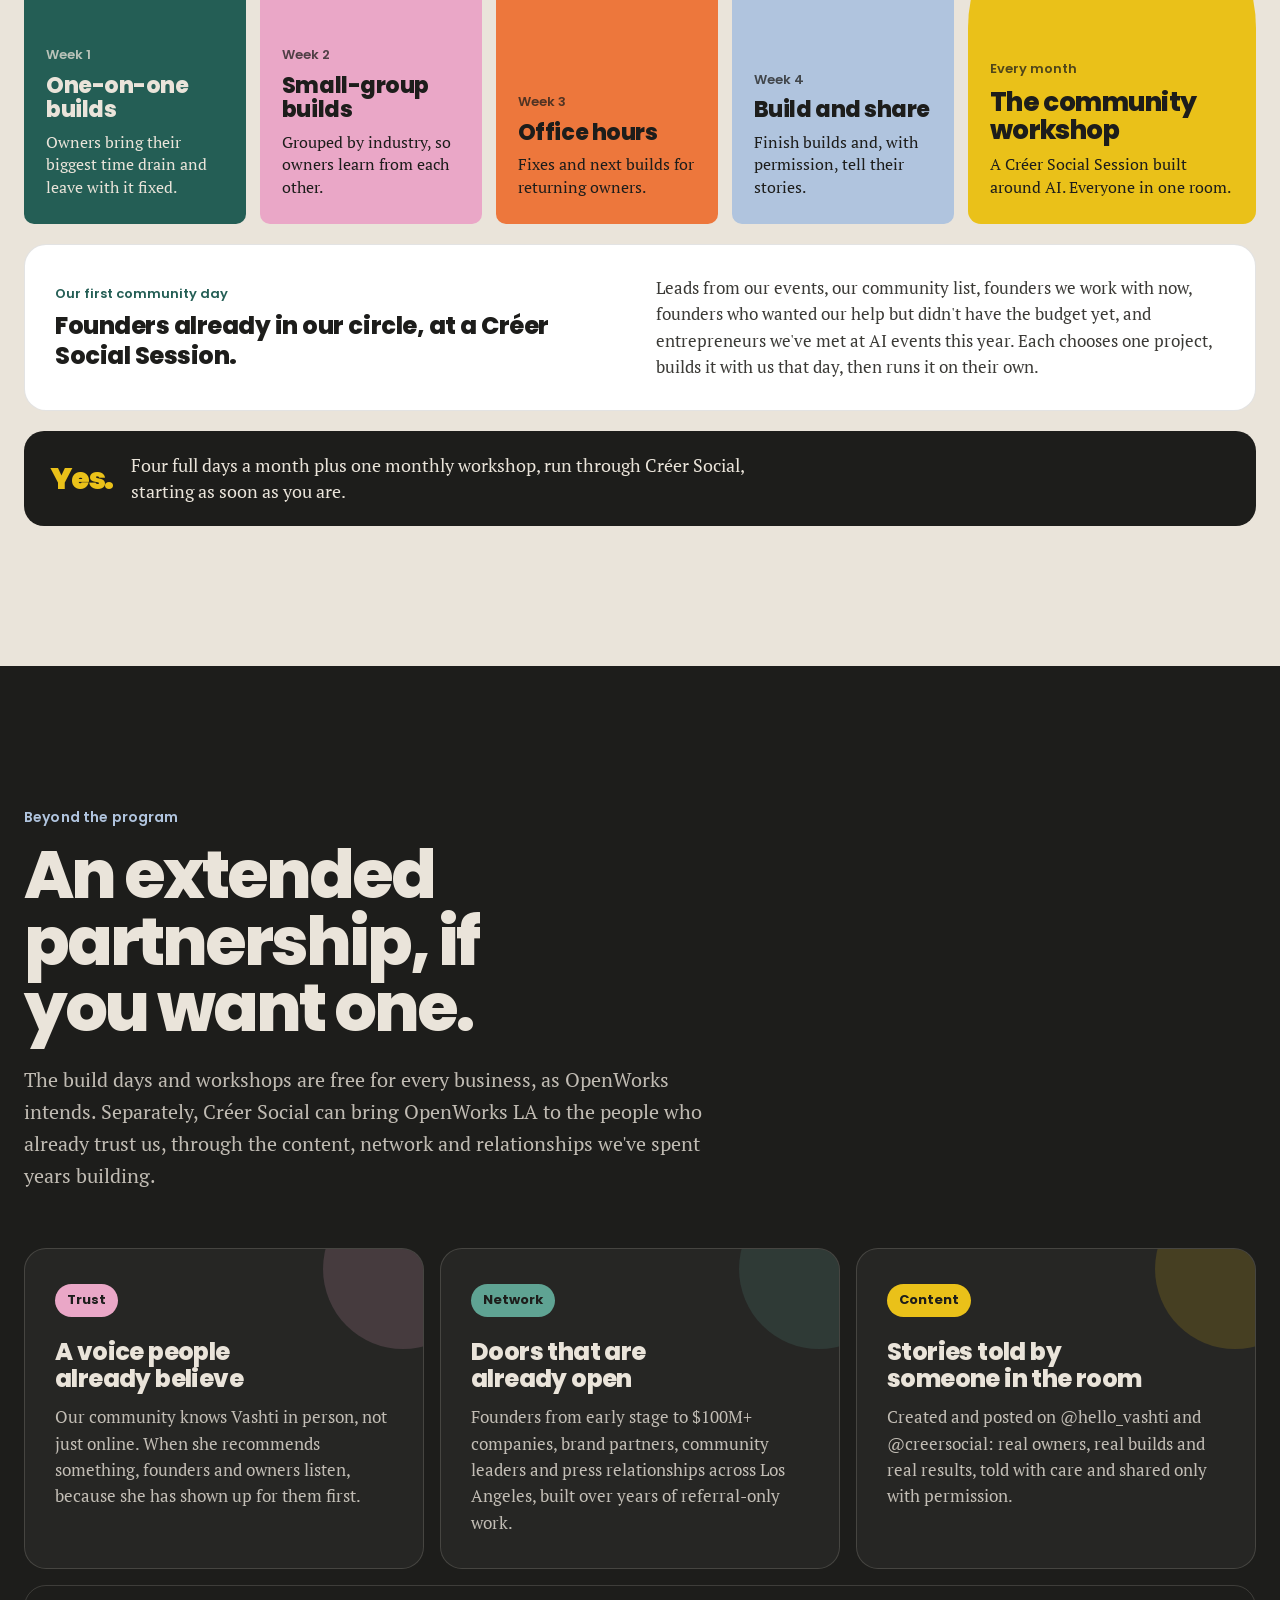
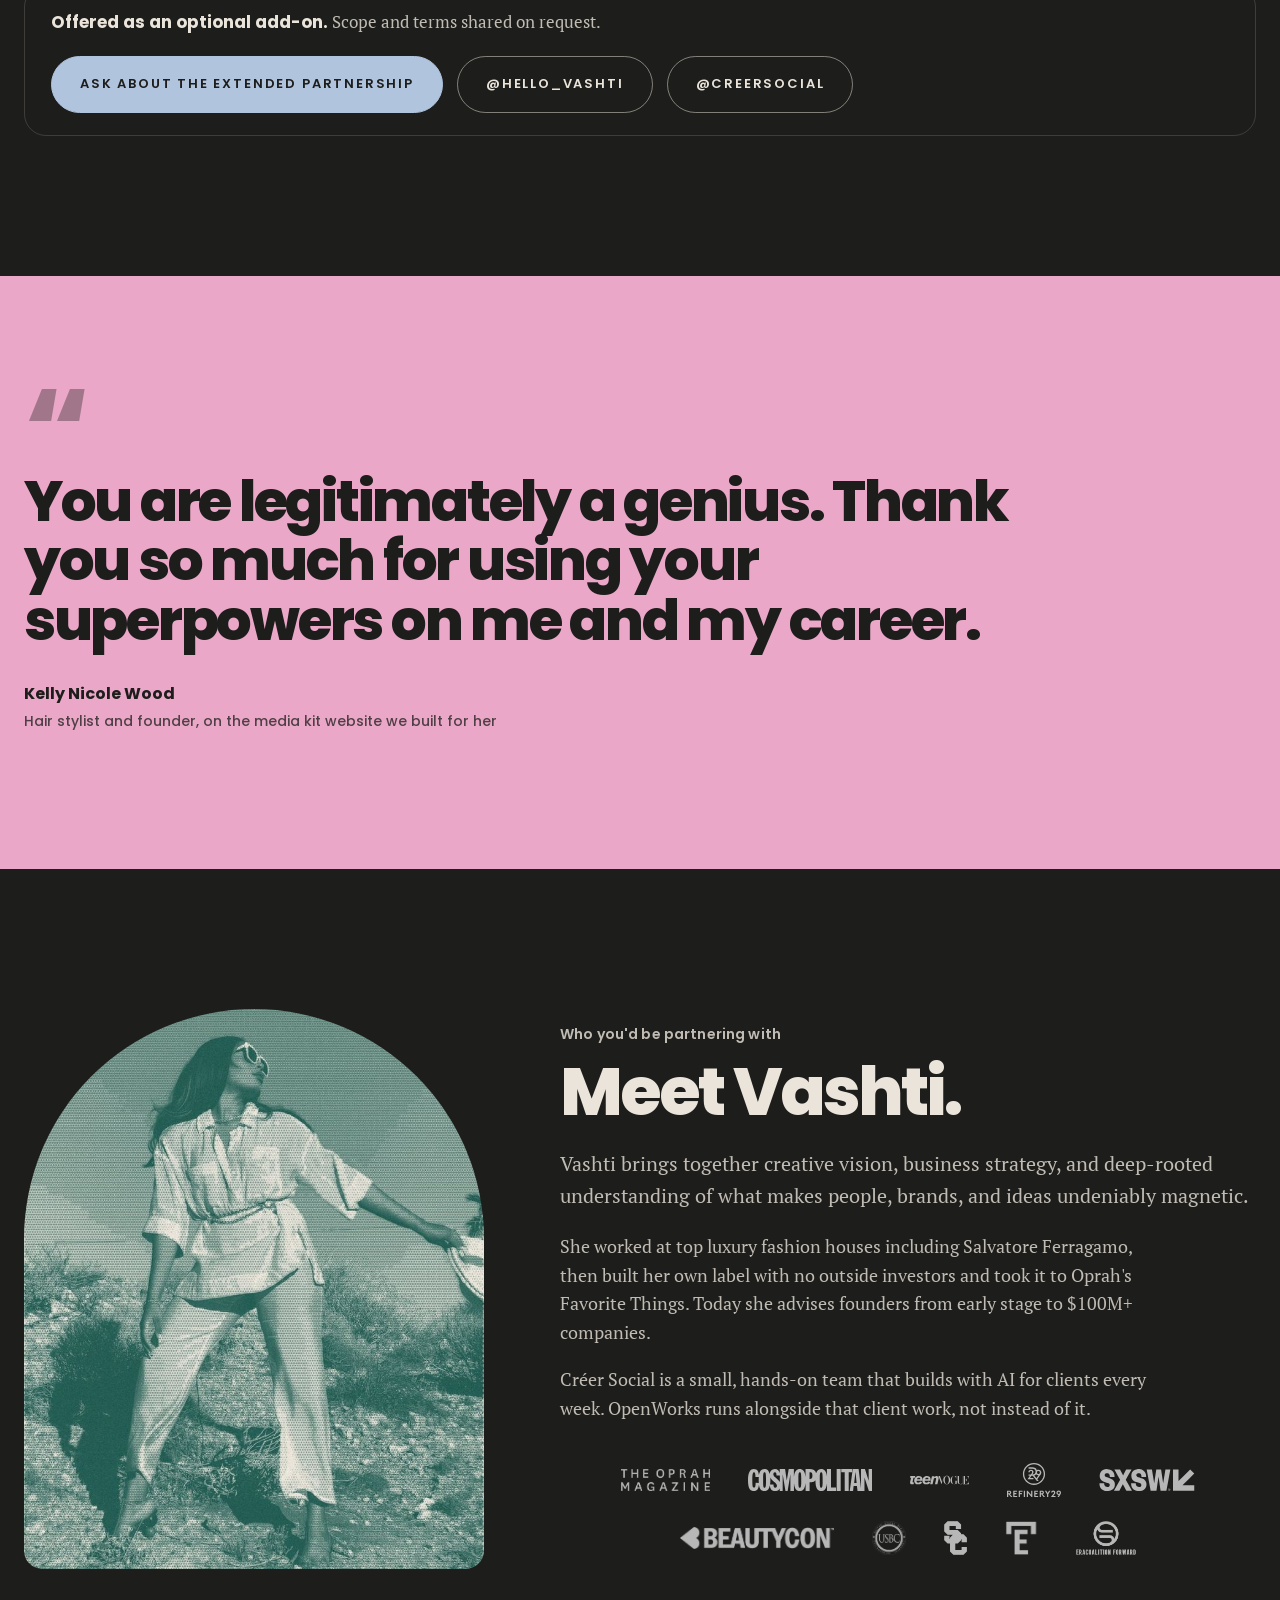
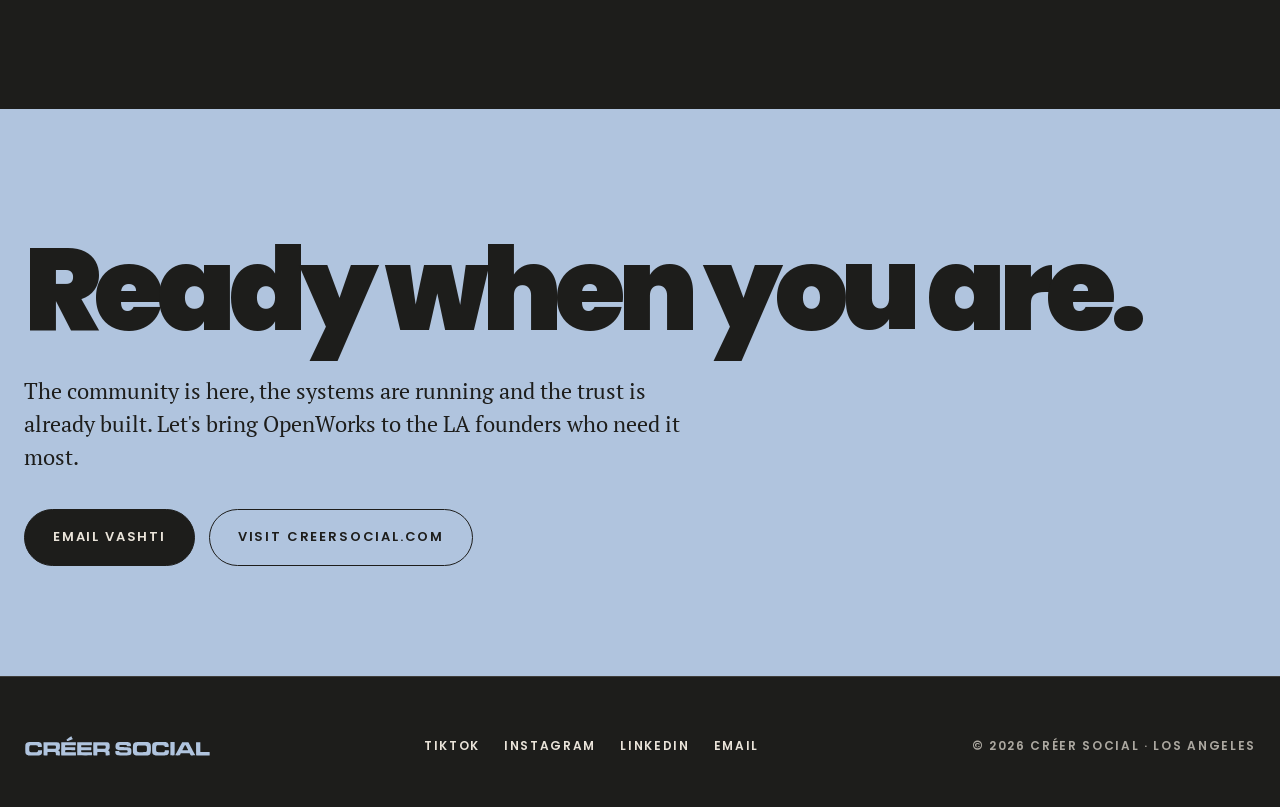
<file: openworks.html>
<!doctype html>
<html lang="en">
<head>
<meta charset="utf-8">
<meta name="viewport" content="width=device-width, initial-scale=1">
<title>Créer Social × OpenWorks LA</title>
<meta name="description" content="A turnkey AI ecosystem for Los Angeles founders and small businesses, live today. Why Créer Social is the right OpenWorks partner.">
<meta name="robots" content="noindex, nofollow">
<meta property="og:type" content="website">
<meta property="og:title" content="Créer Social × OpenWorks Los Angeles">
<meta property="og:description" content="The community, the AI-built systems and a trusted network, already running. Ready to plug into OpenWorks.">
<meta property="og:image" content="https://creersocial.com/assets/img/table_mustard.jpg">
<meta name="theme-color" content="#1D1D1B">
<link rel="icon" href="favicon.png" type="image/png">
<link rel="preconnect" href="https://fonts.googleapis.com">
<link rel="preconnect" href="https://fonts.gstatic.com" crossorigin>
<link rel="stylesheet" href="https://fonts.googleapis.com/css2?family=Poppins:ital,wght@0,500;0,600;0,700;0,800;0,900;1,800&amp;family=PT+Serif:ital,wght@0,400;0,700;1,400&amp;display=swap">
<link rel="stylesheet" href="assets/styles.css?v=1793102761">
<style>
:root{--ink2:#262624;--ink3:#302F2C;--live:#7BD389}
.k{font-family:var(--display);font-weight:600;font-size:14px;letter-spacing:.01em;color:var(--blue);margin:0 0 14px}
.light .k{color:var(--tea)}
.sec{padding:140px 0}
.sec-head{max-width:760px}
.sec-head p.sub{font-size:20px;color:var(--dim);margin:22px 0 0;max-width:36em}
.light .sec-head p.sub{color:#3b3a36}
.ttl{font-family:var(--display);font-weight:800;font-size:clamp(36px,5.2vw,68px);line-height:1;letter-spacing:-.045em;margin:0}

/* top bar */
.ow-top{display:flex;justify-content:space-between;align-items:center;gap:16px;padding-top:18px;padding-bottom:18px}
.ow-top .logo img{height:22px}
.ow-x{font-family:var(--display);font-weight:600;font-size:13px;color:var(--faint)}
.ow-x b{color:var(--shell)}
.site-header{position:sticky;top:0;z-index:20;background:rgba(29,29,27,.9);-webkit-backdrop-filter:blur(10px);backdrop-filter:blur(10px)}
.ow-right{display:flex;align-items:center;gap:20px}
.ow-cta{padding:12px 20px;font-size:12px}
@media (max-width:640px){.ow-x{display:none}}

/* HERO: ecosystem */
.hero{position:relative;padding:96px 0 120px;overflow:hidden}
.hero-bg{position:absolute;inset:0;background-image:radial-gradient(rgba(234,228,218,.10) 1px,transparent 1px);background-size:26px 26px;-webkit-mask-image:radial-gradient(80% 70% at 70% 40%,#000 30%,transparent 80%);mask-image:radial-gradient(80% 70% at 70% 40%,#000 30%,transparent 80%)}
.hero-bg::after{content:"";position:absolute;right:-10%;top:-20%;width:60%;height:120%;background:radial-gradient(closest-side,rgba(176,196,222,.16),transparent);filter:blur(10px)}
.hero-grid{position:relative;display:grid;grid-template-columns:1.05fr .95fr;gap:64px;align-items:center}
.hero h1{font-family:var(--display);font-weight:900;font-size:clamp(42px,5.6vw,88px);line-height:.95;letter-spacing:-.05em;margin:0}
.hero h1 .lv{display:block;padding:.04em 0 .14em;margin-bottom:-.1em;background:linear-gradient(90deg,var(--blue),var(--pink) 55%,var(--must));-webkit-background-clip:text;background-clip:text;color:transparent}
.hero .btns{margin-top:36px}
.console{background:rgba(38,38,36,.85);border:1px solid var(--line);border-radius:22px;box-shadow:0 40px 100px rgba(0,0,0,.5),inset 0 1px 0 rgba(255,255,255,.04);overflow:hidden;-webkit-backdrop-filter:blur(8px);backdrop-filter:blur(8px)}
.c-bar{display:flex;align-items:center;gap:7px;padding:14px 18px;border-bottom:1px solid var(--line)}
.c-bar i{width:10px;height:10px;border-radius:50%;background:#3d3c38}
.c-bar span{margin-left:10px;font-family:var(--display);font-weight:600;font-size:12px;color:var(--faint)}
.c-body{padding:10px 18px 20px}
.c-row{display:grid;grid-template-columns:12px 1fr auto;gap:16px;align-items:center;padding:14px 4px;border-bottom:1px solid rgba(234,228,218,.08)}
.c-sw{width:12px;height:12px;border-radius:4px;background:var(--c)}
.c-name{font-family:var(--display);font-weight:700;font-size:17px;letter-spacing:-.01em;line-height:1.2}
.c-name small{display:block;font-family:var(--body);font-weight:400;font-size:14px;color:var(--faint);letter-spacing:0;margin-top:3px}
.c-st{font-family:var(--display);font-weight:600;font-size:12px;padding:6px 11px;border-radius:999px;color:var(--live);background:rgba(123,211,137,.12);display:inline-flex;align-items:center;gap:7px}
.c-st::before{content:"";width:7px;height:7px;border-radius:50%;background:currentColor}
.c-foot{padding:18px 4px 0}
.c-prog{height:6px;border-radius:999px;background:rgba(234,228,218,.1);overflow:hidden}
.c-prog i{display:block;height:100%;width:100%;background:linear-gradient(90deg,var(--tea),var(--pink),var(--tang),var(--must),var(--blue));border-radius:999px}
.c-msg{display:flex;justify-content:space-between;align-items:center;margin-top:12px;font-family:var(--display);font-size:13px}
.c-count{color:var(--faint);font-weight:600}
.c-ready{color:var(--shell);font-weight:800;font-size:15px}
/* check animation */
.js .console.run .c-row{opacity:.35}
.js .console.run .c-row .c-st{color:var(--faint);background:rgba(234,228,218,.06)}
.js .console.run .c-row .c-st::before{animation:blink .6s infinite}
.js .console.run .c-row.ok{opacity:1;transition:opacity .3s}
.js .console.run .c-row.ok .c-st{color:var(--live);background:rgba(123,211,137,.12)}
.js .console.run .c-row.ok .c-st::before{animation:none}
.js .console.run .c-prog i{width:var(--p,0%);transition:width .45s ease}
.js .console.run .c-ready{opacity:0;transition:opacity .4s}
.js .console.run.done .c-ready{opacity:1}
@keyframes blink{50%{opacity:.2}}
.hero .sub{font-size:21px;line-height:1.55;color:var(--dim);max-width:34em;margin:30px 0 0}
.live-pill{display:inline-flex;align-items:center;gap:10px;font-family:var(--display);font-weight:600;font-size:13px;border:1px solid var(--line);border-radius:999px;padding:8px 16px 8px 12px;margin-bottom:28px}
.dot{width:9px;height:9px;border-radius:50%;background:var(--live);box-shadow:0 0 0 0 rgba(123,211,137,.6);animation:pulse 2.4s infinite}
@keyframes pulse{0%{box-shadow:0 0 0 0 rgba(123,211,137,.55)}70%{box-shadow:0 0 0 10px rgba(123,211,137,0)}100%{box-shadow:0 0 0 0 rgba(123,211,137,0)}}

/* Mission */
.mission{background:var(--shell);color:var(--black)}
.mission .k{color:var(--tea)}
.mission-grid{display:grid;grid-template-columns:1.4fr .9fr;gap:72px;align-items:center}
.letter{font-family:var(--body);font-size:clamp(24px,2.5vw,34px);line-height:1.38;letter-spacing:-.005em;margin:0}
.letter + .letter{margin-top:24px}
.sig{margin-top:36px;display:flex;align-items:center;gap:16px}
.sig img{height:46px;width:auto}
.sig span{font-family:var(--display);font-weight:600;font-size:14px;color:#3b3a36}
.mission-photo{position:relative}
.mission-photo img{border-radius:300px 300px 22px 22px;width:100%;aspect-ratio:3/4;object-fit:cover}
.mission-photo .tagc{position:absolute;left:50%;bottom:28px;transform:translateX(-50%);white-space:nowrap;background:var(--black);color:var(--shell);border-radius:999px;padding:14px 24px;font-family:var(--display);font-weight:700;font-size:15px;line-height:1}

/* Audience */
.people{display:grid;grid-template-columns:1fr 1fr;gap:56px;align-items:start;margin-top:56px}
.who{display:flex;flex-wrap:wrap;gap:10px}
.who span{font-family:var(--display);font-weight:700;font-size:clamp(18px,1.8vw,24px);letter-spacing:-.02em;padding:12px 20px;border-radius:999px;border:1.5px solid var(--line)}
.who span:nth-child(5n+1){background:var(--tea);border-color:var(--tea)}
.who span:nth-child(5n+2){background:var(--pink);border-color:var(--pink);color:var(--black)}
.who span:nth-child(5n+3){border-color:var(--tang);color:var(--tang)}
.who span:nth-child(5n+4){background:var(--must);border-color:var(--must);color:var(--black)}
.who span:nth-child(5n+5){border-color:var(--blue);color:var(--blue)}
.nums{display:grid;grid-template-columns:1fr 1fr;gap:0;border-top:1px solid var(--line)}
.nums div{padding:26px 0;border-bottom:1px solid var(--line)}
.nums div:nth-child(odd){padding-right:20px;border-right:1px solid var(--line)}
.nums div:nth-child(even){padding-left:24px}
.nums b{display:block;font-family:var(--display);font-weight:900;font-size:clamp(40px,4.4vw,60px);letter-spacing:-.045em;line-height:1}
.nums span{display:block;margin-top:8px;color:var(--dim);font-size:16px;line-height:1.45}
.strip{display:grid;grid-template-columns:1.2fr .8fr 1fr;gap:14px;margin-top:56px;height:340px}
.strip figure{margin:0;position:relative;min-width:0}
.strip img{width:100%;height:340px;min-height:0;object-fit:cover;border-radius:18px}
.strip figcaption{position:absolute;left:14px;bottom:14px;font-family:var(--display);font-weight:600;font-size:13px;background:var(--black);color:var(--shell);padding:8px 13px;border-radius:999px}
.strip img.l{object-position:22% 50%}

/* Fit map */
.fit{margin-top:64px;border-top:2px solid var(--black)}
.fit-row{display:grid;grid-template-columns:1fr 120px 1.35fr;align-items:center;padding:24px 0;border-bottom:1px solid rgba(29,29,27,.16)}
.fit-row .need{font-family:var(--display);font-weight:700;font-size:21px;letter-spacing:-.015em;line-height:1.25}
.fit-row .have{font-size:18px;line-height:1.55}
.fit-row .have b{font-family:var(--display);font-weight:700}
.plug{position:relative;height:16px;margin:0 18px}
.plug::before{content:"";position:absolute;left:0;right:0;top:7px;height:2px;background:var(--c);transform-origin:left;transform:scaleX(var(--s,1));transition:transform .8s cubic-bezier(.2,.8,.2,1)}
.plug::after{content:"";position:absolute;right:-2px;top:1px;width:14px;height:14px;border-radius:50%;background:var(--c);transform:scale(var(--s,1));transition:transform .4s .6s}
.plug i{position:absolute;left:-2px;top:2px;width:12px;height:12px;border-radius:50%;border:2px solid var(--c)}
.js .fit:not(.on) .plug{--s:0}
.fit-head{display:grid;grid-template-columns:1fr 120px 1.35fr;padding:18px 0 0;font-family:var(--display);font-weight:600;font-size:14px;color:var(--tea)}

/* Build lab */
.lab{background:#141413}
.tabs{display:flex;flex-wrap:wrap;gap:8px;margin-top:48px}
.tab{appearance:none;border:1px solid var(--line);background:transparent;color:var(--shell);font-family:var(--display);font-weight:600;font-size:14px;padding:12px 18px;border-radius:999px;cursor:pointer;display:inline-flex;align-items:center;gap:9px}
.tab .sw{width:10px;height:10px;border-radius:50%;background:var(--c)}
.tab[aria-selected="true"]{background:var(--shell);color:var(--black);border-color:var(--shell)}
.tab:hover{border-color:var(--shell)}
.stage{margin-top:24px;background:var(--black);border:1px solid var(--line);border-radius:28px;overflow:hidden}
.panel{display:grid;grid-template-columns:1.45fr 1fr;min-height:560px}
.panel[hidden]{display:none}
.screen{padding:40px;background:radial-gradient(120% 90% at 0% 0%,rgba(176,196,222,.10),transparent 60%),var(--ink2);display:flex;align-items:center;justify-content:center;position:relative;overflow:hidden}
.notes{padding:44px 40px;display:flex;flex-direction:column;gap:22px;border-left:1px solid var(--line)}
.notes h3{font-family:var(--display);font-weight:800;font-size:32px;letter-spacing:-.035em;line-height:1.05;margin:0}
.notes .what{font-size:18px;line-height:1.55;color:var(--dim);margin:0}
.notes dl{margin:0;display:grid;gap:16px}
.notes dt{font-family:var(--display);font-weight:600;font-size:13px;color:var(--c,var(--blue));margin-bottom:4px}
.notes dd{margin:0;font-size:16px;line-height:1.5}
.badge{align-self:flex-start;display:inline-flex;align-items:center;gap:8px;font-family:var(--display);font-weight:600;font-size:12px;color:var(--live);border:1px solid rgba(123,211,137,.35);border-radius:999px;padding:6px 12px}
.badge .dot{width:7px;height:7px}
.ipnote{font-size:14px;color:var(--faint);margin:18px 0 0}

/* window chrome */
.win{width:100%;max-width:640px;background:#fbfaf7;color:#1D1D1B;border-radius:14px;box-shadow:0 30px 80px rgba(0,0,0,.45);overflow:hidden;font-family:var(--display)}
.win-bar{display:flex;align-items:center;gap:7px;padding:11px 14px;background:#eeebe4;border-bottom:1px solid #ddd8ce}
.win-bar i{width:10px;height:10px;border-radius:50%;background:#d6d1c7}
.win-bar span{margin-left:10px;font-size:12px;font-weight:600;color:#6b675f}
.win-body{padding:20px}

/* demo: talk to type */
.t2t{display:grid;gap:14px}
.voice{display:flex;gap:12px;align-items:flex-start;background:#1D1D1B;color:var(--shell);border-radius:16px 16px 16px 4px;padding:14px 16px}
.voice .mic{flex:none;width:34px;height:34px;border-radius:50%;background:var(--pink);display:grid;place-items:center}
.voice .mic svg{width:16px;height:16px}
.wave{display:flex;gap:3px;align-items:center;height:18px;margin-bottom:6px}
.wave b{width:3px;border-radius:2px;background:var(--pink);height:30%}
.playing .wave b{animation:wv .9s ease-in-out infinite}
.wave b:nth-child(2n){animation-delay:.15s}.wave b:nth-child(3n){animation-delay:.3s}
@keyframes wv{50%{height:100%}}
.voice p{margin:0;font-family:var(--body);font-size:15px;line-height:1.5;min-height:3em}
.outs{display:grid;grid-template-columns:1.3fr 1fr;gap:12px}
.out{background:#fff;border:1px solid #e4e0d7;border-radius:12px;padding:14px;opacity:.25;transition:opacity .4s}
.out.show{opacity:1}
.out h4{margin:0 0 8px;font-size:11px;font-weight:600;color:#6b675f;display:flex;justify-content:space-between}
.out h4 em{font-style:normal;color:var(--tea)}
.out .mail{font-family:var(--body);font-size:13px;line-height:1.5;white-space:pre-line;min-height:9em}
.out .row{font-size:12px;font-weight:600;display:flex;justify-content:space-between;padding:6px 0;border-bottom:1px solid #eee}
.out .row:last-child{border:0}
.out .row span:last-child{color:#6b675f;font-weight:500}
.chip-s{display:inline-block;font-size:11px;font-weight:700;padding:3px 9px;border-radius:999px;background:#e3ece9;color:var(--tea)}
.playbtn{margin-top:4px;justify-self:start;appearance:none;border:0;background:var(--black);color:var(--shell);font-family:var(--display);font-weight:600;font-size:13px;padding:10px 16px;border-radius:999px;cursor:pointer}

/* tracker replica */
.trk{display:grid;grid-template-columns:repeat(4,1fr);gap:10px;margin-bottom:14px}
.trk div{background:#fff;border:1px solid #e4e0d7;border-radius:10px;padding:12px}
.trk b{display:block;font-size:26px;font-weight:800;letter-spacing:-.03em}
.trk span{font-size:11px;font-weight:600;color:#6b675f;line-height:1.25;display:block;margin-top:4px}
.pipe{display:grid;grid-template-columns:repeat(5,1fr);gap:6px;margin-bottom:14px}
.pipe div{font-size:10.5px;font-weight:700;text-align:center;padding:9px 4px;border-radius:8px;background:#efece6;color:#6b675f}
.pipe div.act{background:var(--tea);color:var(--shell)}
.client{background:#fff;border:1px solid #e4e0d7;border-radius:10px;padding:12px 14px;display:grid;grid-template-columns:1.3fr 1fr auto;gap:10px;align-items:center;font-size:12px}
.client b{font-size:13px}
.checks{display:flex;gap:6px}
.checks i{width:18px;height:18px;border-radius:5px;background:var(--tea);display:grid;place-items:center;color:#fff;font-style:normal;font-size:11px;font-weight:800}
.checks i.no{background:#e9e5dd;color:transparent}

/* proposal */
.decks{position:relative;width:100%;max-width:640px;aspect-ratio:16/10.5}
.decks img{position:absolute;width:86%;border-radius:10px;box-shadow:0 30px 70px rgba(0,0,0,.55)}
.decks .back{right:0;top:0;opacity:.9}
.decks .front{left:0;bottom:0}
.lock{position:absolute;right:16px;top:16px;z-index:2;background:rgba(29,29,27,.85);border:1px solid var(--line);color:var(--shell);font-family:var(--display);font-weight:600;font-size:12px;border-radius:999px;padding:7px 12px;display:flex;gap:7px;align-items:center}

/* phone */
.phone{width:250px;border-radius:38px;background:#0d0d0c;padding:10px;box-shadow:0 30px 80px rgba(0,0,0,.55);position:relative}
.phone .scr{border-radius:30px;overflow:hidden;aspect-ratio:9/19.2;position:relative;background:#111}
.phone .scr img{width:100%;height:100%;object-fit:cover}
.phone .scr .ig-h img{width:38px;height:38px;flex:none;object-fit:contain}
.live-link{display:flex;flex-direction:column;align-items:center;gap:16px;text-decoration:none;color:var(--shell);transition:transform .3s}
.live-link:hover{transform:translateY(-4px)}
.live-link .tap{font-family:var(--display);font-weight:600;font-size:13px;border:1px solid var(--line);border-radius:999px;padding:8px 14px}
.live-link:hover .tap{border-color:var(--shell)}
.kit-img{width:270px;filter:drop-shadow(0 30px 60px rgba(0,0,0,.55))}

/* fundraiser */
.fund{width:100%;max-width:560px}
.clip{margin:0 0 28px;background:#fff;border-radius:14px;padding:14px;box-shadow:0 30px 70px rgba(0,0,0,.45);transform:rotate(-1.5deg);max-width:340px}
.clip img{border-radius:6px;width:100%;max-height:300px;object-fit:cover;object-position:top}
.clip figcaption{font-family:var(--display);font-weight:600;font-size:12px;color:#6b675f;margin-top:10px}
.fund .big{font-family:var(--display);font-weight:900;font-size:clamp(64px,8vw,112px);letter-spacing:-.06em;line-height:.9;color:var(--must)}
.fund .lbl{font-family:var(--display);font-weight:600;font-size:14px;color:var(--dim);margin-top:10px}
.track{margin-top:34px;height:18px;border-radius:999px;background:var(--ink3);position:relative;overflow:hidden}
.track .a{position:absolute;left:0;top:0;bottom:0;width:0;background:var(--tang);border-radius:999px;transition:width 1.4s cubic-bezier(.2,.8,.2,1)}
.track .b{position:absolute;left:0;top:0;bottom:0;width:0;background:var(--must);border-radius:999px;transition:width 1.4s cubic-bezier(.2,.8,.2,1) .9s;z-index:0}
.track .a{z-index:1}
.panel.run .track .a{width:78.4%}
.panel.run .track .b{width:100%}
.legend2{display:flex;justify-content:space-between;margin-top:12px;font-family:var(--display);font-weight:600;font-size:13px;color:var(--dim)}
.legend2 b{color:var(--shell)}
.stages{display:flex;flex-wrap:wrap;gap:8px;margin-top:32px}
.stages span{font-family:var(--display);font-weight:600;font-size:12px;padding:8px 12px;border-radius:999px;background:var(--ink3);color:var(--dim)}

/* sessions rsvp */
.rsvp{width:100%;max-width:420px;background:var(--shell);color:var(--black);border-radius:22px;overflow:hidden;box-shadow:0 30px 80px rgba(0,0,0,.45)}
.rsvp img{width:100%;height:190px;object-fit:cover}
.rsvp .in{padding:22px}
.rsvp h4{font-family:var(--display);font-weight:800;font-size:24px;letter-spacing:-.03em;margin:0}
.rsvp .so{display:inline-block;margin:10px 0 16px;font-family:var(--display);font-weight:700;font-size:12px;background:var(--black);color:var(--must);padding:6px 12px;border-radius:999px}
.meter{height:10px;border-radius:999px;background:#d9d3c8;overflow:hidden}
.meter i{display:block;height:100%;width:0;background:var(--tea);transition:width 1.2s cubic-bezier(.2,.8,.2,1)}
.panel.run .meter i{width:100%}
.rsvp .row2{display:flex;justify-content:space-between;font-family:var(--display);font-weight:600;font-size:13px;margin-top:10px}
.faces{display:flex;margin-top:16px}
.faces i{width:30px;height:30px;border-radius:50%;border:2px solid var(--shell);margin-left:-8px}
.faces i:first-child{margin-left:0}
.wl{margin-top:16px;width:100%;appearance:none;border:1.5px solid var(--black);background:transparent;border-radius:999px;padding:12px;font-family:var(--display);font-weight:700;font-size:13px}

/* Month doors */
.plan{display:grid;grid-template-columns:repeat(4,1fr) 1.3fr;gap:14px;margin-top:56px;align-items:stretch}
.pc{background:var(--c);color:var(--fc,var(--black));border-radius:200px 200px 18px 18px;padding:72px 22px 26px;display:flex;flex-direction:column;justify-content:flex-end;gap:8px;min-height:340px}
.pc .wk{font-family:var(--display);font-weight:600;font-size:13px;opacity:.75}
.pc b{font-family:var(--display);font-weight:800;font-size:22px;letter-spacing:-.02em;line-height:1.1}
.pc span:last-child{font-size:15.5px;line-height:1.45}
.pc.big b{font-size:26px}
.doors-old{display:grid;grid-template-columns:repeat(4,1fr) 1.35fr;gap:16px;margin-top:56px;align-items:end}
.door{position:relative;aspect-ratio:3/5;border-radius:999px 999px 14px 14px;perspective:1100px;cursor:pointer;appearance:none;border:0;padding:0;background:transparent;text-align:left;color:inherit;font:inherit}
.door.big{aspect-ratio:4/5}
.door.big .behind{padding-left:24%}
.behind{position:absolute;inset:0;border-radius:inherit;background:var(--shell);color:var(--black);padding:28% 16px 20px 30%;border:3px solid var(--c);display:flex;flex-direction:column;justify-content:flex-end;gap:8px;overflow:hidden}
.behind b{font-family:var(--display);font-weight:800;font-size:19px;letter-spacing:-.02em;line-height:1.1}
.behind span{font-size:14.5px;line-height:1.45}
.leaf{position:absolute;inset:0;border-radius:inherit;background:var(--c);color:var(--fc,var(--black));transform-origin:left center;transition:transform .9s cubic-bezier(.3,.7,.2,1),box-shadow .9s;display:flex;flex-direction:column;justify-content:space-between;padding:26% 20px 22px;backface-visibility:hidden}
.leaf::before{content:"";position:absolute;inset:12px;border-radius:999px 999px 6px 6px;border:1.5px solid currentColor;opacity:.25}
.leaf .wk{font-family:var(--display);font-weight:900;font-size:clamp(24px,2.6vw,38px);letter-spacing:-.04em;text-align:center;line-height:1}
.leaf .knob{position:absolute;right:20px;top:55%;width:10px;height:10px;border-radius:50%;background:currentColor;opacity:.7}
.leaf .lb{font-family:var(--display);font-weight:700;font-size:15px;position:relative}
.door.open .leaf{transform:rotateY(-74deg);box-shadow:-30px 0 40px rgba(0,0,0,.35)}
.door:focus-visible{outline:2px solid var(--must);outline-offset:4px}
.doors-hint{margin-top:18px;font-family:var(--display);font-weight:600;font-size:14px;color:var(--faint)}
.commit{display:flex;flex-wrap:wrap;align-items:center;gap:18px;margin-top:20px;padding:22px 26px;border-radius:20px;background:var(--black);color:var(--shell)}
.commit b{color:var(--must)}
.commit b{font-family:var(--display);font-weight:900;font-size:30px;letter-spacing:-.04em}
.commit span{font-size:18px;line-height:1.4;max-width:36em}

/* Day timeline */
.day-tl{margin-top:56px;display:grid;grid-template-columns:repeat(6,1fr);border-top:2px solid var(--black)}
.slot{padding:22px 18px 0 0}
.slot time{font-family:var(--display);font-weight:800;font-size:22px;letter-spacing:-.03em;display:block}
.slot b{display:block;font-family:var(--display);font-weight:700;font-size:16px;margin:10px 0 6px;line-height:1.25}
.slot span{font-size:15px;line-height:1.5;color:#3b3a36}

/* Content studio */
.chan2{display:grid;grid-template-columns:1fr 1fr;gap:16px;margin-top:56px}
.ch{display:flex;flex-direction:column;gap:16px;border-radius:26px;padding:40px;min-height:340px;text-decoration:none;transition:transform .3s}
.ch:hover{transform:translateY(-4px)}
.ch .where{font-family:var(--display);font-weight:600;font-size:13px;opacity:.75}
.ch .handle{font-family:var(--display);font-weight:900;font-size:clamp(36px,4.4vw,60px);letter-spacing:-.045em;line-height:1}
.ch .desc{font-size:18px;line-height:1.55;max-width:26em}
.ch .go{margin-top:auto;align-self:flex-start;font-family:var(--display);font-weight:600;font-size:13px;letter-spacing:.12em;text-transform:uppercase;border:1.5px solid currentColor;border-radius:999px;padding:13px 22px}
.ch .val{font-family:var(--display);font-weight:700;font-size:17px;line-height:1.35;max-width:24em;padding-top:14px;border-top:1.5px solid currentColor}
.ch .stats{display:flex;flex-wrap:wrap;gap:10px 28px;margin-top:4px}
.ch .stats>span{font-size:14px;line-height:1.3}
.ch .stats b{display:block;font-family:var(--display);font-weight:900;font-size:30px;letter-spacing:-.03em}
.ch-tt{background:var(--pink);color:var(--black)}
.ch-ig{background:var(--tea);color:var(--shell)}
.reels{display:grid;grid-template-columns:repeat(3,1fr);gap:12px;width:min(560px,100%)}
.reels figure{margin:0;position:relative;border-radius:18px;overflow:hidden;aspect-ratio:9/16}
.reels img{width:100%;height:100%;object-fit:cover}
.reels figcaption{position:absolute;left:12px;right:12px;bottom:12px;font-family:var(--display);font-weight:700;font-size:14px;color:#fff;text-shadow:0 1px 10px rgba(0,0,0,.6)}
.studio{display:grid;grid-template-columns:auto 1fr;gap:72px;align-items:center;margin-top:56px}
.phones{display:flex;gap:18px;align-items:flex-end}
.phones .phone:nth-child(2){transform:translateY(-40px)}
.tt-ui{position:absolute;inset:0;display:flex;flex-direction:column;justify-content:flex-end;padding:16px 14px 18px;background:linear-gradient(transparent 45%,rgba(0,0,0,.75));color:#fff;font-family:var(--display)}
.tt-ui .cap{font-weight:900;font-size:21px;line-height:1.05;letter-spacing:-.03em;margin-bottom:10px;text-shadow:0 2px 8px rgba(0,0,0,.4)}
.tt-ui .cap mark{background:var(--pink);color:var(--black);padding:0 5px;border-radius:4px}
.tt-ui .hd{font-weight:700;font-size:12px}
.tt-ui .ds{font-family:var(--body);font-size:11px;opacity:.85;margin-top:3px}
.tt-side{position:absolute;right:10px;bottom:90px;display:flex;flex-direction:column;gap:14px}
.tt-side i{width:28px;height:28px;border-radius:50%;background:rgba(255,255,255,.85)}
.tt-top{position:absolute;top:14px;left:0;right:0;text-align:center;color:#fff;font-family:var(--display);font-weight:700;font-size:11px;opacity:.9}
.ig{background:var(--shell);height:100%;display:flex;flex-direction:column}
.ig-h{padding:16px 12px 10px;display:flex;align-items:center;gap:10px;font-family:var(--display);color:var(--black)}
.ig-h img{width:38px;height:38px;border-radius:50%;object-fit:cover;background:var(--black);padding:6px}
.ig-h b{font-size:13px}
.ig-h span{display:block;font-size:10px;font-weight:500;color:#555}
.grid9{display:grid;grid-template-columns:repeat(3,1fr);gap:2px;flex:1;align-content:start}
.grid9 div{aspect-ratio:4/5;overflow:hidden;display:flex;align-items:flex-end;padding:6px;font-family:var(--display);font-weight:800;font-size:10px;line-height:1.05;letter-spacing:-.01em}
.grid9 img{width:100%;height:100%;object-fit:cover}
.grid9 div:has(img){padding:0}
.series{display:grid;gap:14px}
.ep{display:grid;grid-template-columns:52px 1fr;gap:16px;align-items:start;padding:18px 0;border-bottom:1px solid var(--line)}
.ep:first-child{border-top:1px solid var(--line)}
.ep .chn{width:52px;height:52px;border-radius:14px;display:grid;place-items:center;font-family:var(--display);font-weight:800;font-size:13px;color:var(--black)}
.ep b{display:block;font-family:var(--display);font-weight:700;font-size:18px;letter-spacing:-.01em}
.ep span{color:var(--dim);font-size:16px;line-height:1.5}

/* Quote */
.quote-sec{background:var(--pink);color:var(--black);padding:120px 0}
.quote{font-family:var(--display);font-weight:800;font-size:clamp(32px,4.4vw,62px);line-height:1.06;letter-spacing:-.04em;max-width:19em;margin:0}
.quote::before{content:"“";display:block;font-size:2em;line-height:.6;margin-bottom:8px;color:var(--black);opacity:.35}
.cite{margin-top:30px;font-family:var(--display);font-weight:700;font-size:16px}
.cite span{display:block;font-weight:500;font-size:14px;opacity:.75;margin-top:4px}

/* Founder */
.founder{display:grid;grid-template-columns:.8fr 1.2fr;gap:72px;align-items:center}
.founder img.p{border-radius:300px 300px 24px 24px;width:100%;aspect-ratio:3/4;object-fit:cover}
.logos{display:flex;flex-wrap:wrap;gap:24px 38px;align-items:center;margin-top:40px}
.logos img{height:22px;width:auto;opacity:.75;filter:brightness(0) invert(.92)}
.logos img.tall{height:34px}

/* Close */
.close{background:var(--blue);color:var(--black);padding:130px 0 110px}
.close h2{font-family:var(--display);font-weight:900;font-size:clamp(52px,9vw,150px);line-height:.88;letter-spacing:-.06em;margin:0}
.close p{font-size:22px;max-width:30em;margin:34px 0 0;line-height:1.5}

@media (max-width:1040px){
  .hero-grid{grid-template-columns:1fr;gap:48px}
  .hero{padding:64px 0 88px}
  .mission-grid,.people,.founder{grid-template-columns:1fr}
  .mission-photo{max-width:420px}
  .panel{grid-template-columns:1fr}
  .notes{border-left:0;border-top:1px solid var(--line)}
  .screen{padding:28px 18px;min-height:420px}
  .doors{grid-template-columns:repeat(5,minmax(150px,1fr));overflow-x:auto;scroll-snap-type:x mandatory;margin-left:-24px;margin-right:-24px;padding:6px 24px 14px}
  .door{scroll-snap-align:start}
  .day-tl{grid-template-columns:1fr 1fr 1fr;row-gap:24px}
  .plan{grid-template-columns:1fr 1fr}
  .pc.big{grid-column:1/-1;min-height:240px}
  .chan2{grid-template-columns:1fr}
  .phones{justify-content:center}
  .founder img.p{max-width:380px}
}
@media (max-width:640px){
  .sec{padding:84px 0}
  .fit-row,.fit-head{grid-template-columns:1fr}
  .fit-head span:nth-child(2),.fit-head span:nth-child(3){display:none}
  .plug{display:none}
  .fit-row .need{margin-bottom:6px}
  .strip{grid-template-columns:1fr;height:auto;gap:12px}
  .strip img{height:auto;aspect-ratio:16/10}
  .strip figcaption{left:12px;bottom:12px;font-size:12px;padding:7px 11px}
  .outs{grid-template-columns:1fr}
  .trk{grid-template-columns:1fr 1fr}
  .pipe{grid-template-columns:repeat(3,1fr)}
  .client{grid-template-columns:1fr}
  .day-tl{grid-template-columns:1fr 1fr}
  .phones{gap:12px}
  .phones .phone{width:calc(50% - 6px);max-width:170px;border-radius:28px;padding:6px}
  .plan{grid-template-columns:1fr}
  .pc{min-height:0;padding-top:56px}
  .doors{grid-template-columns:repeat(5,minmax(210px,1fr))}
  .phones .phone .scr{border-radius:24px}
  .phones .phone:nth-child(2){transform:none}
  .tt-ui .cap{font-size:16px}
  .nums b{font-size:38px}
}
@media (prefers-reduced-motion:reduce){
  *,*::before,*::after{animation:none!important;transition:none!important}
}

.req{display:inline-flex;align-items:center;flex-wrap:wrap;gap:8px 10px;margin:0 0 22px;padding:7px 14px 7px 7px;border-radius:999px;border:1px solid var(--line);font-family:var(--display);font-size:13px;font-weight:600;color:var(--faint)}
.req .ck{width:22px;height:22px;border-radius:50%;display:grid;place-items:center;background:var(--live);color:var(--black);font-size:12px;font-weight:900}
.req b{color:var(--shell);font-weight:700}
.light .req,.mission .req{border-color:rgba(29,29,27,.18);color:#55524b}
.light .req b,.mission .req b{color:var(--black)}
.light .req .ck,.mission .req .ck{background:var(--tea);color:var(--shell)}
.planner-sec{background:radial-gradient(70% 60% at 90% 10%,rgba(234,167,199,.10),transparent 60%),var(--black)}
.planner{display:grid;grid-template-columns:1fr 1.1fr;gap:40px;margin-top:56px;align-items:start}
.pl{font-family:var(--display);font-weight:600;font-size:14px;color:var(--faint);margin:0 0 12px}
.opts{display:flex;flex-wrap:wrap;gap:8px;margin-bottom:30px}
.opts button{appearance:none;cursor:pointer;font-family:var(--display);font-weight:600;font-size:15px;padding:12px 18px;border-radius:999px;border:1px solid var(--line);background:transparent;color:var(--shell);transition:background .2s,color .2s,border-color .2s}
.opts button:hover{border-color:var(--shell)}
.opts button[aria-checked="true"]{background:var(--shell);color:var(--black);border-color:var(--shell)}
.plan-out{background:var(--ink2);border:1px solid var(--line);border-radius:22px;overflow:hidden;box-shadow:0 40px 100px rgba(0,0,0,.45)}
.po-bar{display:flex;justify-content:space-between;align-items:center;padding:14px 20px;border-bottom:1px solid var(--line);font-family:var(--display);font-weight:600;font-size:13px;color:var(--faint)}
.po-free{color:var(--live);background:rgba(123,211,137,.12);padding:6px 11px;border-radius:999px}
.po-body{padding:28px}
.po-body h3{font-family:var(--display);font-weight:800;font-size:28px;letter-spacing:-.03em;line-height:1.1;margin:0}
.po-meta{margin:8px 0 22px;color:var(--faint);font-size:15px}
.po-body ol{list-style:none;counter-reset:st;margin:0 0 24px;padding:0;display:grid;gap:10px}
.po-body li{counter-increment:st;display:grid;grid-template-columns:30px 1fr;gap:12px;align-items:start;font-size:17px;line-height:1.45;padding:12px 14px;border-radius:14px;background:rgba(234,228,218,.05);animation:fadein .4s ease both}
.po-body li::before{content:counter(st);width:26px;height:26px;border-radius:50%;background:var(--pink);color:var(--black);display:grid;place-items:center;font-family:var(--display);font-weight:800;font-size:13px}
.po-body li:nth-child(2){animation-delay:.08s}.po-body li:nth-child(3){animation-delay:.16s}
@keyframes fadein{from{opacity:0;transform:translateY(6px)}to{opacity:1;transform:none}}
.pl-note{display:block;font-weight:500;font-size:12px;color:var(--faint);opacity:.85;margin-top:4px}
.own{margin:-14px 0 26px}
.own label{display:block;font-family:var(--display);font-weight:600;font-size:14px;margin-bottom:8px}
.own input{width:100%;font:16px var(--body);padding:14px 16px;border-radius:14px;border:1px solid var(--line);background:var(--ink2);color:var(--shell)}
.own input:focus{outline:2px solid var(--pink);outline-offset:2px}
.po-body li .ph{display:block;font-family:var(--display);font-weight:700;font-size:13px;color:var(--pink);margin-bottom:2px}
.po-grid{display:grid;grid-template-columns:1fr 1fr;gap:16px;border-top:1px solid var(--line);padding-top:20px}
.po-l{display:block;font-family:var(--display);font-weight:600;font-size:13px;color:var(--blue);margin-bottom:6px}
.po-grid span:not(.po-l){font-size:16px;line-height:1.45}
@media (max-width:1040px){.planner{grid-template-columns:1fr}}
@media (max-width:640px){.po-grid{grid-template-columns:1fr}.po-body{padding:22px}.opts button{font-size:14px;padding:11px 15px}}

.first{display:grid;grid-template-columns:1fr 1fr;gap:32px;align-items:center;margin-top:20px;padding:30px;border-radius:22px;background:#fff;border:1px solid rgba(29,29,27,.12)}
.first .fl{display:block;font-family:var(--display);font-weight:600;font-size:13px;color:var(--tea);margin-bottom:8px}
.first b{font-family:var(--display);font-weight:800;font-size:24px;letter-spacing:-.02em;line-height:1.15}
.first p{margin:0;font-size:17px;line-height:1.55;color:#3b3a36}
.qreq{border-color:rgba(29,29,27,.25)!important;color:#3b3a36!important;margin-bottom:28px}
.qreq b{color:var(--black)!important}.qreq .ck{background:var(--black)!important;color:var(--pink)!important}
@media (max-width:1040px){.pc{border-radius:110px 110px 18px 18px;min-height:0;padding-top:76px}}
@media (max-width:640px){.pc{border-radius:72px 72px 18px 18px;padding:60px 24px 26px}.first{grid-template-columns:1fr;padding:24px}}

.xp{display:grid;grid-template-columns:repeat(3,minmax(0,1fr));gap:16px;margin-top:56px}
.xc{position:relative;background:var(--ink2);border:1px solid var(--line);border-radius:22px;padding:34px 30px 32px;overflow:hidden}
.xc::before{content:"";position:absolute;right:-60px;top:-60px;width:160px;height:160px;border-radius:50%;background:var(--c);opacity:.16}
.xn{display:inline-block;font-family:var(--display);font-weight:700;font-size:13px;color:var(--black);background:var(--c);border-radius:999px;padding:6px 12px;margin-bottom:22px}
.xc h3{font-family:var(--display);font-weight:800;font-size:24px;letter-spacing:-.025em;line-height:1.12;margin:0 0 12px}
.xc p{margin:0;color:var(--dim);font-size:17px;line-height:1.55}
.xbar{display:flex;flex-wrap:wrap;justify-content:space-between;align-items:center;gap:20px;margin-top:16px;padding:22px 26px;border-radius:22px;border:1px solid var(--line)}
.xbar p{margin:0;font-size:17px;color:var(--dim)}.xbar b{color:var(--shell);font-family:var(--display)}
@media (max-width:900px){.xp{grid-template-columns:1fr}}

/* phone polish */
.planner>*,.pick,.plan-out,.lab .wrap>*,.stage,.panel>*{min-width:0}
@media (max-width:1040px){.planner{grid-template-columns:minmax(0,1fr)}}
.plan-hint{display:none}
@media (max-width:640px){
  .sec{padding:64px 0}
  .ttl{font-size:clamp(30px,8.6vw,36px);letter-spacing:-.04em}
  .sec-head p.sub{font-size:17px;margin-top:16px}
  .hero{padding:48px 0 72px}
  .hero .sub{font-size:18px}
  .hero .btns{gap:10px}
  .c-body{padding:6px 14px 16px}
  .c-row{grid-template-columns:10px 1fr 10px;gap:12px;padding:12px 2px}
  .c-name{font-size:15.5px}.c-name small{font-size:13px}
  .c-st{font-size:0;padding:0;background:none!important;gap:0}
  .c-st::before{width:9px;height:9px}
  .opts,.tabs{flex-wrap:nowrap;overflow-x:auto;scroll-snap-type:x proximity;margin-left:-24px;margin-right:-24px;padding:2px 24px 6px;scrollbar-width:none}
  .opts::-webkit-scrollbar,.tabs::-webkit-scrollbar{display:none}
  .opts button,.tab{flex:none;scroll-snap-align:start}
  .opts,.tabs,.plan{scroll-padding-inline:24px}
  .po-bar{font-size:12px;gap:10px}.po-free{white-space:nowrap}
  .opts{margin-bottom:24px}
  .tabs{margin-top:32px}
  .planner{margin-top:36px;gap:28px}
  .who{gap:8px}.who span{font-size:15px;padding:9px 14px}
  .people{margin-top:36px;gap:32px}
  .plan{display:flex;overflow-x:auto;scroll-snap-type:x mandatory;margin:36px -24px 0;padding:0 24px 8px;gap:12px;scrollbar-width:none}
  .plan::-webkit-scrollbar{display:none}
  .pc,.pc.big{flex:0 0 76%;scroll-snap-align:start;min-height:280px;grid-column:auto}
  .plan-hint{display:block;margin:10px 0 0;font-family:var(--display);font-weight:600;font-size:13px;color:#55524b}
  .first,.commit{margin-top:16px}
  .commit b{font-size:24px}.commit span{font-size:16px}
  .screen{min-height:0;padding:22px 14px}
  .notes{padding:28px 22px;gap:16px}.notes h3{font-size:26px}
  .xp{margin-top:36px}.xc{padding:28px 22px}
  .xbar{padding:20px}.xbar .btns .btn{padding:13px 18px}
  .mission-grid{gap:40px}
  .letter{font-size:21px}
  .quote-sec{padding:80px 0}
  .founder{gap:36px}
  .close{padding:88px 0 72px}.close p{font-size:18px}
}
</style>
</head>
<body>
<a class="skip" href="#main">Skip to content</a>
<header class="site-header">
<div class="wrap ow-top">
<a class="logo" href="https://creersocial.com"><img src="assets/logo/creer-social-logo-creer-blue.svg" alt="Créer Social home" width="205" height="24"></a>
<div class="ow-right"><span class="ow-x">Créer Social <b>×</b> OpenWorks, Los Angeles</span><a class="btn ow-cta" href="mailto:contact@creersocial.com?subject=Cr%C3%A9er%20Social%20%C3%97%20OpenWorks">Let's talk</a></div>
</div>
</header>

<main id="main">

<!-- 1. HERO: live system check -->
<section class="hero">
<div class="hero-bg" aria-hidden="true"></div>
<div class="wrap hero-grid">
<div class="hero-copy">
<span class="live-pill"><span class="dot" aria-hidden="true"></span>Partner application · Los Angeles</span>
<h1>Everything OpenWorks asks for. <span class="lv">Already running in LA.</span></h1>
<p class="sub">Créer Social is a turnkey ecosystem: a real community, systems built with AI and a trusted network. Plug OpenWorks in and Los Angeles small businesses get free, hands-on AI help from day one.</p>
<div class="btns"><a class="btn" href="#try">Try the build day planner</a><a class="btn ghost" href="mailto:contact@creersocial.com?subject=Cr%C3%A9er%20Social%20%C3%97%20OpenWorks">Let's talk</a></div>
</div>
<div class="console" id="console" role="img" aria-label="Partner fit check: Créer Social meets all six things OpenWorks asks of a partner.">
<div class="c-bar"><i></i><i></i><i></i><span>openworks-la · partner fit check</span></div>
<div class="c-body">
<div class="c-row" style="--c:#5FA393"><span class="c-sw"></span><span class="c-name">Technically capable<small>We build practical AI tools for our firm and clients every week</small></span><span class="c-st">Ready</span></div>
<div class="c-row" style="--c:var(--pink)"><span class="c-sw"></span><span class="c-name">Collaborative and practical<small>We listen first, then build what owners actually need</small></span><span class="c-st">Ready</span></div>
<div class="c-row" style="--c:var(--tang)"><span class="c-sw"></span><span class="c-name">Community-oriented, here to give back<small>300+ local community, built in person</small></span><span class="c-st">Ready</span></div>
<div class="c-row" style="--c:var(--must)"><span class="c-sw"></span><span class="c-name">Days each month with local businesses<small>Four full days, on projects owners choose</small></span><span class="c-st">Ready</span></div>
<div class="c-row" style="--c:var(--blue)"><span class="c-sw"></span><span class="c-name">A monthly workshop<small>The Créer Social Sessions, sold out in 24 to 48 hrs</small></span><span class="c-st">Ready</span></div>
<div class="c-row" style="--c:var(--shell)"><span class="c-sw"></span><span class="c-name">Practical AI skills for owners and employees<small>Every build ends with the owner running it alone</small></span><span class="c-st">Ready</span></div>
<div class="c-foot"><div class="c-prog"><i></i></div><div class="c-msg"><span class="c-count">6 of 6 ready</span><b class="c-ready">Strong fit. Ready to launch in LA</b></div></div>
</div>
</div>
</div>
</section>

<!-- 2. MISSION -->
<section class="sec mission">
<div class="wrap mission-grid">
<div>
<p class="k">Why this matters to me</p><p class="letter">Helping people is the center of everything I do. I see the gold in people and their ideas, and I can't unsee it.</p>
<p class="letter">Some of the founders who come to Créer Social can't afford our services yet. They're often the ones with the most heart and the least support. OpenWorks is how I get to help them anyway, with the same systems our paying clients get.</p>
<div class="sig"><img src="assets/img/hi-im-vashti.png" alt="Hi, I'm Vashti"><span>Vashti, founder and CEO</span></div>
</div>
<div class="mission-photo">
<img src="assets/openworks/hosting.jpg" alt="Hosting guests at a Créer Social gathering">
<div class="tagc">Impact over influence.</div>
</div>
</div>
</section>

<!-- 2b. PLANNER -->
<section class="sec planner-sec" id="try">
<div class="wrap">
<div class="sec-head">
<p class="k">Projects owners choose</p><h2 class="ttl">Owners choose the project. We build it together.</h2>
<p class="sub">Every business is different, so every build day starts with one question: what would you like AI to help you build? Pick an example, or type your own.</p>
</div>
<div class="planner">
<div class="pick">
<p class="pl">The business</p>
<div class="opts" role="radiogroup" aria-label="Business type" id="biz">
<button type="button" role="radio" aria-checked="true" data-v="salon">Salon or beauty studio</button>
<button type="button" role="radio" aria-checked="false" data-v="food">Restaurant or café</button>
<button type="button" role="radio" aria-checked="false" data-v="shop">Local retailer</button>
<button type="button" role="radio" aria-checked="false" data-v="crea">Service firm</button>
<button type="button" role="radio" aria-checked="false" data-v="well">Small maker</button>
</div>
<p class="pl">What they want built <span class="pl-note">Examples only. Owners can bring anything.</span></p>
<div class="opts" role="radiogroup" aria-label="Project" id="proj">
<button type="button" role="radio" aria-checked="true" data-v="follow">Never miss a follow-up</button>
<button type="button" role="radio" aria-checked="false" data-v="content">Post content consistently</button>
<button type="button" role="radio" aria-checked="false" data-v="crm">Track customers in one place</button>
<button type="button" role="radio" aria-checked="false" data-v="site">Get a simple website</button>
<button type="button" role="radio" aria-checked="false" data-v="quote">Send quotes faster</button>
<button type="button" role="radio" aria-checked="false" data-v="other">Something else</button>
</div>
<div class="own" id="own" hidden><label for="own-in">What would they like built?</label><input id="own-in" type="text" maxlength="80" placeholder="For example: a weekly inventory check" autocomplete="off"></div>
</div>
<div class="plan-out" aria-live="polite">
<div class="po-bar"><span>Example build day</span><span class="po-free">Free through OpenWorks</span></div>
<div class="po-body">
<h3 id="po-title"></h3>
<p class="po-meta" id="po-meta"></p>
<ol id="po-steps"></ol>
<div class="po-grid">
<div><span class="po-l">Tools</span><span id="po-tools"></span></div>
<div><span class="po-l">Skill they keep</span><span id="po-skill"></span></div>
</div>
</div>
</div>
</div>
</div>
</section>

<!-- 5. BUILD LAB -->
<section class="sec lab" id="lab">
<div class="wrap">
<div class="sec-head">
<p class="k">The build lab</p><h2 class="ttl">We already build this. See it working.</h2>
<p class="sub">Real systems from inside Créer Social, built with AI and used every week. Tap through.</p>
</div>

<div class="tabs" role="tablist" aria-label="Systems we built">
<button class="tab" role="tab" id="t-voice" aria-controls="p-voice" aria-selected="true" style="--c:var(--pink)"><span class="sw"></span>Talk to type</button>
<button class="tab" role="tab" id="t-ops" aria-controls="p-ops" aria-selected="false" style="--c:var(--tea)" tabindex="-1"><span class="sw"></span>Client command center</button>
<button class="tab" role="tab" id="t-kit" aria-controls="p-kit" aria-selected="false" style="--c:var(--pink)" tabindex="-1"><span class="sw"></span>Media kit websites</button>
<button class="tab" role="tab" id="t-site" aria-controls="p-site" aria-selected="false" style="--c:var(--blue)" tabindex="-1"><span class="sw"></span>Our website</button>
<button class="tab" role="tab" id="t-fund" aria-controls="p-fund" aria-selected="false" style="--c:var(--must)" tabindex="-1"><span class="sw"></span>Fundraiser outreach</button>
</div>

<div class="stage">

<!-- talk to type -->
<div class="panel" role="tabpanel" id="p-voice" aria-labelledby="t-voice">
<div class="screen">
<div class="win"><div class="win-bar"><i></i><i></i><i></i><span>Voice note to follow-up</span></div>
<div class="win-body t2t" id="t2t">
<div class="voice"><div class="mic"><svg viewBox="0 0 24 24" fill="#1D1D1B"><path d="M12 15a3 3 0 0 0 3-3V6a3 3 0 0 0-6 0v6a3 3 0 0 0 3 3Zm5-3a5 5 0 0 1-10 0H5a7 7 0 0 0 6 6.9V21h2v-2.1A7 7 0 0 0 19 12h-2Z"/></svg></div>
<div style="flex:1"><div class="wave" aria-hidden="true"><b></b><b></b><b></b><b></b><b></b><b></b><b></b><b></b><b></b><b></b><b></b><b></b><b></b><b></b></div><p id="vtext"></p></div></div>
<div class="outs">
<div class="out" id="o1"><h4>Follow-up email <em>Drafted</em></h4><div class="mail" id="mail"></div></div>
<div style="display:grid;gap:12px">
<div class="out" id="o2"><h4>Client tracker <em>Added</em></h4><div class="row"><span>Dana R.</span><span class="chip-s">Discovery</span></div><div class="row"><span>Next step</span><span>Intake form</span></div></div>
<div class="out" id="o3"><h4>Reminder <em>Set</em></h4><div class="row"><span>Follow up with Dana</span><span>Thursday</span></div></div>
</div>
</div>
<button class="playbtn" id="play" type="button">Replay demo</button>
</div></div>
</div>
<div class="notes" style="--c:var(--pink)">
<span class="badge"><span class="dot"></span>How we work every day</span>
<h3>Talk it out. AI does the typing.</h3>
<p class="what">Vashti runs much of Créer Social by voice. One quick note after a meeting becomes the email, the tracker update and the reminder, so no lead gets forgotten.</p>
<dl>
<dt>What it replaces</dt><dd>Sticky notes, lost DMs and follow-ups that never got sent.</dd>
<dt>What a business leaves with</dt><dd>Their own voice-to-follow-up setup, using tools they already have.</dd>
</dl>
<p class="ipnote">Sample contact shown. Dana is not a real client.</p>
</div>
</div>

<!-- ops -->
<div class="panel" role="tabpanel" id="p-ops" aria-labelledby="t-ops" hidden>
<div class="screen">
<div class="win"><div class="win-bar"><i></i><i></i><i></i><span>Créer Social · Client Dashboard</span></div>
<div class="win-body">
<div class="trk">
<div><b>5</b><span>Open spots this season</span></div>
<div><b>0</b><span>Late payments</span></div>
<div><b>0</b><span>Proposals waiting</span></div>
<div><b>0</b><span>Intakes missing</span></div>
</div>
<div class="pipe"><div>Lead</div><div>Discovery</div><div>Proposal</div><div>Signed</div><div class="act">Active</div></div>
<div class="client"><div><b>Sample client</b><br><span style="color:#6b675f">Fieldnote · Advisory</span></div><div style="color:#6b675f">Next call Nov 18</div><div class="checks" title="Agreement, payment, intake, kickoff"><i>✓</i><i>✓</i><i>✓</i><i class="no">✓</i></div></div>
</div></div>
</div>
<div class="notes" style="--c:var(--tea)">
<span class="badge"><span class="dot"></span>In use today</span>
<h3>One place to run every client.</h3>
<p class="what">A single tracker and dashboard that flags what needs attention: late payments, missing intakes, renewals coming up. A start-here hub sits on top so a new hire knows exactly what to do.</p>
<dl>
<dt>What it replaces</dt><dd>A pile of spreadsheets, and the founder carrying everything in her head.</dd>
<dt>What a business leaves with</dt><dd>A simple customer tracker that tells them who to call today.</dd>
</dl>
<p class="ipnote">Sample data. Fees, formulas and our internal method are hidden.</p>
</div>
</div>

<!-- media kit -->
<div class="panel" role="tabpanel" id="p-kit" aria-labelledby="t-kit" hidden>
<div class="screen">
<a class="live-link" href="https://kits.creersocial.com/kelly-nicole-wood" target="_blank" rel="noopener" aria-label="Open Kelly's live media kit site"><img class="kit-img" src="assets/img/kit_card_phone.png" alt="Kelly Nicole Wood's live media kit website on a phone"><span class="tap">Tap to open the live site</span></a>
</div>
<div class="notes" style="--c:var(--pink)">
<span class="badge"><span class="dot"></span>Live on the web</span>
<h3>A real website, built in days.</h3>
<p class="what">A custom, mobile-first media kit site for the talent we represent. Kelly's went from idea to live link fast, and brands can now see her world in one tap.</p>
<dl>
<dt>What it replaces</dt><dd>A PDF nobody opens, or a website that costs months and thousands.</dd>
<dt>What a business leaves with</dt><dd>A clean one-page site or link-in-bio they can update themselves.</dd>
</dl>
<a class="btn ghost" style="align-self:flex-start" href="https://kits.creersocial.com/kelly-nicole-wood" target="_blank" rel="noopener">Open Kelly's live site</a>
</div>
</div>

<!-- website -->
<div class="panel" role="tabpanel" id="p-site" aria-labelledby="t-site" hidden>
<div class="screen">
<a class="live-link" href="https://creersocial.com" target="_blank" rel="noopener" aria-label="Open creersocial.com">
<div class="win" style="max-width:600px"><div class="win-bar"><i></i><i></i><i></i><span>creersocial.com</span></div><img src="assets/openworks/site-home.jpg" alt="The Créer Social homepage" style="width:100%;display:block"></div>
<span class="tap">Tap to open the live site</span></a>
</div>
<div class="notes" style="--c:var(--blue)">
<span class="badge"><span class="dot"></span>Live on the web</span>
<h3>Our own site, built with AI.</h3>
<p class="what">Créer Social's website, including the Find Your Door quiz that sends every visitor to the right next step.</p>
<dl>
<dt>What it replaces</dt><dd>An expensive agency build, or a template that looks like everyone else's.</dd>
<dt>What a business leaves with</dt><dd>A site that sounds like them and points customers to one clear next step.</dd>
</dl>
<a class="btn ghost" style="align-self:flex-start" href="https://creersocial.com" target="_blank" rel="noopener">Visit creersocial.com</a>
</div>
</div>

<!-- fundraiser -->
<div class="panel" role="tabpanel" id="p-fund" aria-labelledby="t-fund" hidden>
<div class="screen">
<div class="fund">
<figure class="clip"><img src="assets/openworks/press-era.jpg" alt="Press coverage: Santa Monica tribute to Gloria Steinem raises more than $80,000 for ERA"><figcaption>As covered in the press</figcaption></figure>
<div class="big">$88K</div>
<div class="lbl">raised for a nonprofit fundraiser</div>
<div class="track" aria-hidden="true"><span class="b"></span><span class="a"></span></div>
<div class="legend2"><span><b>$69K</b> before the event started</span><span><b>$88K</b> total</span></div>
</div>
</div>
<div class="notes" style="--c:var(--must)">
<span class="badge"><span class="dot"></span>Proven result</span>
<h3>Outreach that actually goes out.</h3>
<p class="what">An AI-assisted outreach system: research, personal messages for every contact, and follow-ups nobody forgets. Most of the money was in before the doors opened.</p>
<dl>
<dt>What it replaces</dt><dd>One copy-paste email to everyone, and hoping.</dd>
<dt>What a business leaves with</dt><dd>A list of who to reach, a personal message for each, and a follow-up plan.</dd>
</dl>
</div>
</div>

</div>
<p class="ipnote" style="margin-top:20px">We show the results, not the recipes. Our frameworks, including The Storehaus, our talent partnership system, stay in house.</p>
</div>
</section>

<!-- 3. THE PEOPLE -->
<section class="sec">
<div class="wrap">
<div class="sec-head">
<p class="k">The monthly workshop</p><h2 class="ttl">A workshop room people already line up for.</h2>
<p class="sub">The Créer Social Sessions are our proven format, filled with exactly the owners OpenWorks wants to reach.</p>
</div>
<div class="people">
<div class="who" aria-label="Who is in our community">
<span>Founders</span><span>Beauty pros</span><span>Shop owners</span><span>Wellness brands</span><span>Creatives</span><span>Food makers</span>
</div>
<div class="nums">
<div><b data-count="300">300</b><span>community members and growing, met in person</span></div>
<div><b data-count="41">41</b><span>RSVPs plus a waitlist in 48 hours</span></div>
<div><b>24 to 48</b><span>hours for two Sessions to sell out</span></div>
<div><b>100%</b><span>referral based. Trust is how people find us.</span></div>
</div>
</div>
<div class="strip">
<figure><img src="assets/openworks/crowd.jpg" alt="Guests greeting each other at a Créer Social gathering" loading="lazy"><figcaption>Where people meet</figcaption></figure>
<figure><img src="assets/img/table_mustard.jpg" alt="Owners at a long table at a Créer Social Session" loading="lazy"><figcaption>The Sessions</figcaption></figure>
<figure><img src="assets/openworks/creators.jpg" alt="A small group of creators together" loading="lazy"><figcaption>A small group of creators</figcaption></figure>
</div>
</div>
</section>

<!-- 6. THE MONTH -->
<section class="sec light">
<div class="wrap">
<div class="sec-head">
<p class="k">The plan</p><h2 class="ttl">Four build days. One workshop. Every month.</h2>
<p class="sub">Here is how a month would run.</p>
</div>
<div class="plan">
<div class="pc" style="--c:var(--tea);--fc:var(--shell)"><span class="wk">Week 1</span><b>One-on-one builds</b><span>Owners bring their biggest time drain and leave with it fixed.</span></div>
<div class="pc" style="--c:var(--pink)"><span class="wk">Week 2</span><b>Small-group builds</b><span>Grouped by industry, so owners learn from each other.</span></div>
<div class="pc" style="--c:var(--tang)"><span class="wk">Week 3</span><b>Office hours</b><span>Fixes and next builds for returning owners.</span></div>
<div class="pc" style="--c:var(--blue)"><span class="wk">Week 4</span><b>Build and share</b><span>Finish builds and, with permission, tell their stories.</span></div>
<div class="pc big" style="--c:var(--must)"><span class="wk">Every month</span><b>The community workshop</b><span>A Créer Social Session built around AI. Everyone in one room.</span></div>
</div>
<p class="plan-hint">Swipe to see the whole month</p>
<div class="first">
<div><span class="fl">Our first community day</span><b>Founders already in our circle, at a Créer Social Session.</b></div>
<p>Leads from our events, our community list, founders we work with now, founders who wanted our help but didn't have the budget yet, and entrepreneurs we've met at AI events this year. Each chooses one project, builds it with us that day, then runs it on their own.</p>
</div>
<div class="commit"><b>Yes.</b><span>Four full days a month plus one monthly workshop, run through Créer Social, starting as soon as you are.</span></div>
</div>
</section>

<!-- 8. EXTENDED PARTNERSHIP -->
<section class="sec">
<div class="wrap">
<div class="sec-head">
<p class="k">Beyond the program</p>
<h2 class="ttl">An extended partnership, if you want one.</h2>
<p class="sub">The build days and workshops are free for every business, as OpenWorks intends. Separately, Créer Social can bring OpenWorks LA to the people who already trust us, through the content, network and relationships we've spent years building.</p>
</div>
<div class="xp">
<div class="xc" style="--c:var(--pink)"><span class="xn">Trust</span><h3>A voice people already believe</h3><p>Our community knows Vashti in person, not just online. When she recommends something, founders and owners listen, because she has shown up for them first.</p></div>
<div class="xc" style="--c:#5FA393"><span class="xn">Network</span><h3>Doors that are already open</h3><p>Founders from early stage to $100M+ companies, brand partners, community leaders and press relationships across Los Angeles, built over years of referral-only work.</p></div>
<div class="xc" style="--c:var(--must)"><span class="xn">Content</span><h3>Stories told by someone in the room</h3><p>Created and posted on @hello_vashti and @creersocial: real owners, real builds and real results, told with care and shared only with permission.</p></div>
</div>
<div class="xbar">
<p><b>Offered as an optional add-on.</b> Scope and terms shared on request.</p>
<div class="btns" style="margin-top:0"><a class="btn" href="mailto:contact@creersocial.com?subject=OpenWorks%20extended%20partnership">Ask about the extended partnership</a><a class="btn ghost" href="https://www.tiktok.com/@hello_vashti" target="_blank" rel="noopener">@hello_vashti</a><a class="btn ghost" href="https://www.instagram.com/creersocial" target="_blank" rel="noopener">@creersocial</a></div>
</div>
</div>
</section>

<!-- 9. QUOTE -->
<section class="quote-sec" aria-label="Client words">
<div class="wrap">
<p class="quote">You are legitimately a genius. Thank you so much for using your superpowers on me and my career.</p>
<p class="cite">Kelly Nicole Wood<span>Hair stylist and founder, on the media kit website we built for her</span></p>
</div>
</section>

<!-- 10. FOUNDER -->
<section class="sec">
<div class="wrap founder">
<img class="p" src="assets/img/portrait_tea.jpg" alt="Vashti, founder of Créer Social" loading="lazy" style="object-position:50% 30%">
<div>
<p class="k">Who you'd be partnering with</p><h2 class="ttl">Meet Vashti.</h2>
<p class="sub" style="font-size:20px;color:var(--dim);margin-top:22px">Vashti brings together creative vision, business strategy, and deep-rooted understanding of what makes people, brands, and ideas undeniably magnetic.</p>
<p style="color:var(--dim);margin-top:20px;max-width:34em">She worked at top luxury fashion houses including Salvatore Ferragamo, then built her own label with no outside investors and took it to Oprah's Favorite Things. Today she advises founders from early stage to $100M+ companies.</p>
<p style="color:var(--dim);margin-top:16px;max-width:34em">Créer Social is a small, hands-on team that builds with AI for clients every week. OpenWorks runs alongside that client work, not instead of it.</p>
<div class="logos" aria-label="Featured in and partnered with">
<img src="assets/logos/oprah.svg" alt="The Oprah Magazine"><img src="assets/logos/cosmopolitan.svg" alt="Cosmopolitan"><img src="assets/logos/teen-vogue.svg" alt="Teen Vogue"><img class="tall" src="assets/logos/refinery29.svg" alt="Refinery29"><img src="assets/logos/sxsw.svg" alt="SXSW"><img src="assets/logos/beautycon.svg" alt="Beautycon"><img class="tall" src="assets/logos/us-black-chambers.svg" alt="US Black Chambers"><img class="tall" src="assets/logos/usc.svg" alt="USC"><img class="tall" src="assets/logos/everytable.svg" alt="Everytable"><img class="tall" src="assets/logos/era-coalition.svg" alt="ERA Coalition">
</div>
</div>
</div>
</section>

<!-- 11. CLOSE -->
<section class="close">
<div class="wrap">
<h2>Ready when you are.</h2>
<p>The community is here, the systems are running and the trust is already built. Let's bring OpenWorks to the LA founders who need it most.</p>
<div class="btns"><a class="btn dark" href="mailto:contact@creersocial.com?subject=Cr%C3%A9er%20Social%20%C3%97%20OpenWorks">Email Vashti</a><a class="btn dark-ghost" href="https://creersocial.com" target="_blank" rel="noopener">Visit creersocial.com</a></div>
</div>
</section>

</main>

<footer class="site-footer ruled">
<div class="wrap">
<a href="https://creersocial.com" class="foot-logo" aria-label="Créer Social home"><img src="assets/logo/creer-social-logo-creer-blue.svg" alt="" width="188" height="22"></a>
<nav aria-label="Footer"><a href="https://www.tiktok.com/@hello_vashti">TikTok</a><a href="https://www.instagram.com/creersocial">Instagram</a><a href="https://www.linkedin.com/in/cr%C3%A9ersocial">LinkedIn</a><a href="mailto:contact@creersocial.com">Email</a></nav>
<span>© 2026 Créer Social · Los Angeles</span>
</div>
</footer>

<script>
(function(){
document.documentElement.classList.add('js');
var reduce=window.matchMedia&&matchMedia('(prefers-reduced-motion: reduce)').matches;
function onView(el,cb,th){if(!el)return;if(!('IntersectionObserver' in window)){cb();return}
  var io=new IntersectionObserver(function(es){es.forEach(function(e){if(e.isIntersecting){cb();io.disconnect()}})},{threshold:th||.25});io.observe(el)}

/* readiness check */
var con=document.getElementById('console');
if(con&&!reduce){
  var rows=[].slice.call(con.querySelectorAll('.c-row')),cnt=con.querySelector('.c-count'),k=0;
  con.classList.add('run');cnt.textContent='Checking 0 of 6';
  rows.forEach(function(r){r.querySelector('.c-st').textContent='Checking'});
  (function step(){if(k>=rows.length){con.classList.add('done');cnt.textContent='6 of 6 ready';return}
    var r=rows[k];r.classList.add('ok');r.querySelector('.c-st').textContent='Ready';k++;
    con.style.setProperty('--p',(k/rows.length*100)+'%');con.querySelector('.c-prog i').style.width=(k/rows.length*100)+'%';
    cnt.textContent='Checking '+k+' of 6';setTimeout(step,420)})();
}


/* planner */
var B={salon:['salon or beauty studio','client','appointments and looks'],food:['restaurant or café','guest','dishes and specials'],shop:['local retailer','customer','products'],crea:['service firm','client','projects'],well:['small maker','buyer','products and process']};
var P={follow:{t:'Never miss a follow-up',st:['Hear where follow-ups slip today, and with which {c}s','Set up a voice-note to follow-up flow in ChatGPT, in the owner\'s own voice','Run it on this week\'s real {c}s, so they can keep it going alone'],tools:'ChatGPT, Gmail and their phone',sk:'Turning a 30-second voice note into a finished follow-up'},
content:{t:'Post content consistently',st:['Hear what they want to be known for and what stops them posting','Turn their real {w} into post ideas and captions with ChatGPT','Plan their next week together, so they can repeat it on their own'],tools:'ChatGPT, Canva, Instagram',sk:'Planning a week of posts in one sitting'},
crm:{t:'Track customers in one place',st:['Hear how they keep track of each {c} today','Build one simple sheet and a ChatGPT prompt that flags who needs attention','Load their real list, so they can run it daily on their own'],tools:'ChatGPT, Google Sheets',sk:'Asking AI who to reach out to today'},
site:{t:'Get a simple website',st:['Hear what a visitor should do and who they want to reach','Write the copy from the owner\'s own words and build a one-page site','Show them how to update it, so they never need a developer for changes'],tools:'ChatGPT, a site builder they choose',sk:'Updating their own site without help'},
quote:{t:'Send quotes faster',st:['Hear how they price and where quotes get stuck','Build a branded quote template and a ChatGPT prompt that turns notes into clear options','Send a real quote together, so the next one takes minutes'],tools:'ChatGPT, Google Docs',sk:'Drafting a professional quote in minutes'},
other:{t:'',st:['Hear what "{x}" would change for the business, and where the time goes today','Explore what ChatGPT can do for it and build the first version together','Test it on real work, then teach them to run and change it on their own'],tools:'ChatGPT, plus the tools they already use',sk:'Shaping AI around their own work'}};
var PH=['Listen','Build together','They own it'];
function val(id){return document.querySelector('#'+id+' [aria-checked="true"]').dataset.v}
var ownBox=document.getElementById('own'),ownIn=document.getElementById('own-in');
function render(){var b=B[val('biz')],k=val('proj'),p=P[k];ownBox.hidden=k!=='other';
  var x=(ownIn.value||'').trim()||'their idea';
  var ot=(ownIn.value||'').trim();document.getElementById('po-title').textContent=k==='other'?(ot?ot.charAt(0).toUpperCase()+ot.slice(1):'Their own idea'):p.t;
  document.getElementById('po-meta').textContent='For a '+b[0]+' · their project, their choice';
  var ol=document.getElementById('po-steps');ol.textContent='';
  p.st.forEach(function(t,i){var li=document.createElement('li'),d=document.createElement('div'),ph=document.createElement('b');ph.className='ph';ph.textContent=PH[i];
    d.appendChild(ph);d.appendChild(document.createTextNode(t.split('{c}').join(b[1]).split('{w}').join(b[2]).split('{x}').join(x)));li.appendChild(d);ol.appendChild(li)});
  document.getElementById('po-tools').textContent=p.tools;document.getElementById('po-skill').textContent=p.sk;}
['biz','proj'].forEach(function(id){var g=document.getElementById(id),bs=[].slice.call(g.querySelectorAll('button'));
  bs.forEach(function(btn,i){btn.tabIndex=btn.getAttribute('aria-checked')==='true'?0:-1;
    btn.addEventListener('click',function(){bs.forEach(function(x){x.setAttribute('aria-checked','false');x.tabIndex=-1});btn.setAttribute('aria-checked','true');btn.tabIndex=0;render()});
    btn.addEventListener('keydown',function(e){var n=null;if(e.key==='ArrowRight'||e.key==='ArrowDown')n=bs[(i+1)%bs.length];if(e.key==='ArrowLeft'||e.key==='ArrowUp')n=bs[(i-1+bs.length)%bs.length];if(n){e.preventDefault();n.focus();n.click()}})})});
ownIn.addEventListener('input',render);
render();

/* counters */
document.querySelectorAll('[data-count]').forEach(function(el){
  onView(el,function(){var to=+el.dataset.count;if(reduce)return;var t0=null;
    function f(t){if(!t0)t0=t;var p=Math.min((t-t0)/1200,1);el.textContent=Math.round(to*(1-Math.pow(1-p,3)))+(el.closest('.nums')&&to===300?'+':'');if(p<1)requestAnimationFrame(f)}
    requestAnimationFrame(f)},.6);
});

/* talk to type demo */
var vt=document.getElementById('vtext'),mail=document.getElementById('mail'),box=document.getElementById('t2t');
var voice="Just met Dana at the pop-up. She makes candles and wants to get into local boutiques. Follow up Thursday and send her the intake.";
var email="Hi Dana,\nSo good meeting you at the pop-up today. Your candles stood out.\nHere is our intake so we can map a path into local boutiques together. Want to talk Thursday?\nVashti";
var timer=[];
function clear(){timer.forEach(clearTimeout);timer=[]}
function type(el,txt,speed,done){var i=0;(function s(){el.textContent=txt.slice(0,i);i+=2;if(i<=txt.length+1)timer.push(setTimeout(s,speed));else done&&done()})()}
function runDemo(){
  clear();vt.textContent='';mail.textContent='';['o1','o2','o3'].forEach(function(id){document.getElementById(id).classList.remove('show')});
  if(reduce){vt.textContent=voice;mail.textContent=email;['o1','o2','o3'].forEach(function(id){document.getElementById(id).classList.add('show')});return}
  box.classList.add('playing');
  type(vt,voice,28,function(){box.classList.remove('playing');document.getElementById('o1').classList.add('show');
    type(mail,email,18,function(){timer.push(setTimeout(function(){document.getElementById('o2').classList.add('show')},250));timer.push(setTimeout(function(){document.getElementById('o3').classList.add('show')},650))})});
}
document.getElementById('play').addEventListener('click',runDemo);
onView(document.getElementById('lab'),runDemo,.3);

/* tabs */
var tabs=[].slice.call(document.querySelectorAll('.tab'));
function select(t){tabs.forEach(function(x){var on=x===t;x.setAttribute('aria-selected',on);x.tabIndex=on?0:-1;var p=document.getElementById(x.getAttribute('aria-controls'));p.hidden=!on;p.classList.remove('run');});
  var p=document.getElementById(t.getAttribute('aria-controls'));requestAnimationFrame(function(){requestAnimationFrame(function(){p.classList.add('run')})});
  if(t.id==='t-voice')runDemo();}
tabs.forEach(function(t,i){t.addEventListener('click',function(){select(t)});
  t.addEventListener('keydown',function(e){var k=e.key,n=null;if(k==='ArrowRight')n=tabs[(i+1)%tabs.length];if(k==='ArrowLeft')n=tabs[(i-1+tabs.length)%tabs.length];if(n){e.preventDefault();n.focus();select(n)}})});

})();
</script>
</body>
</html>
</file>
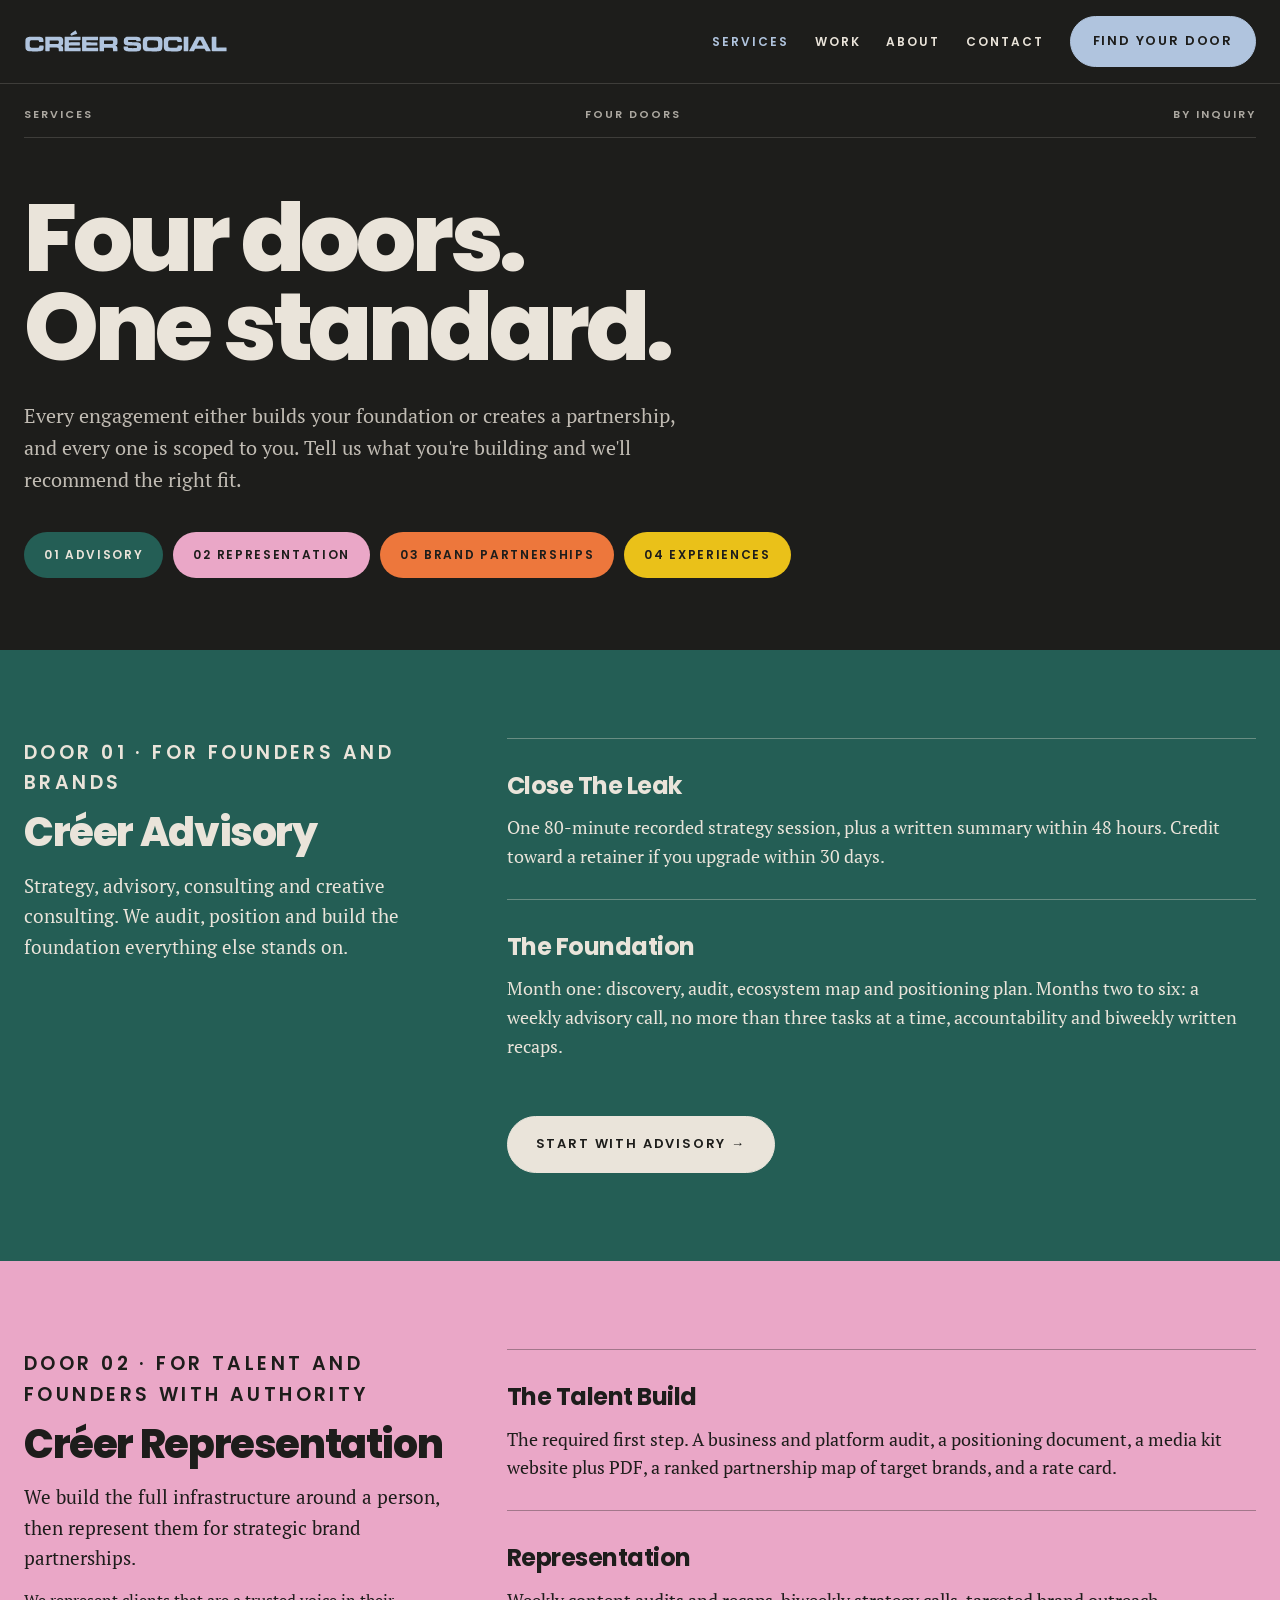
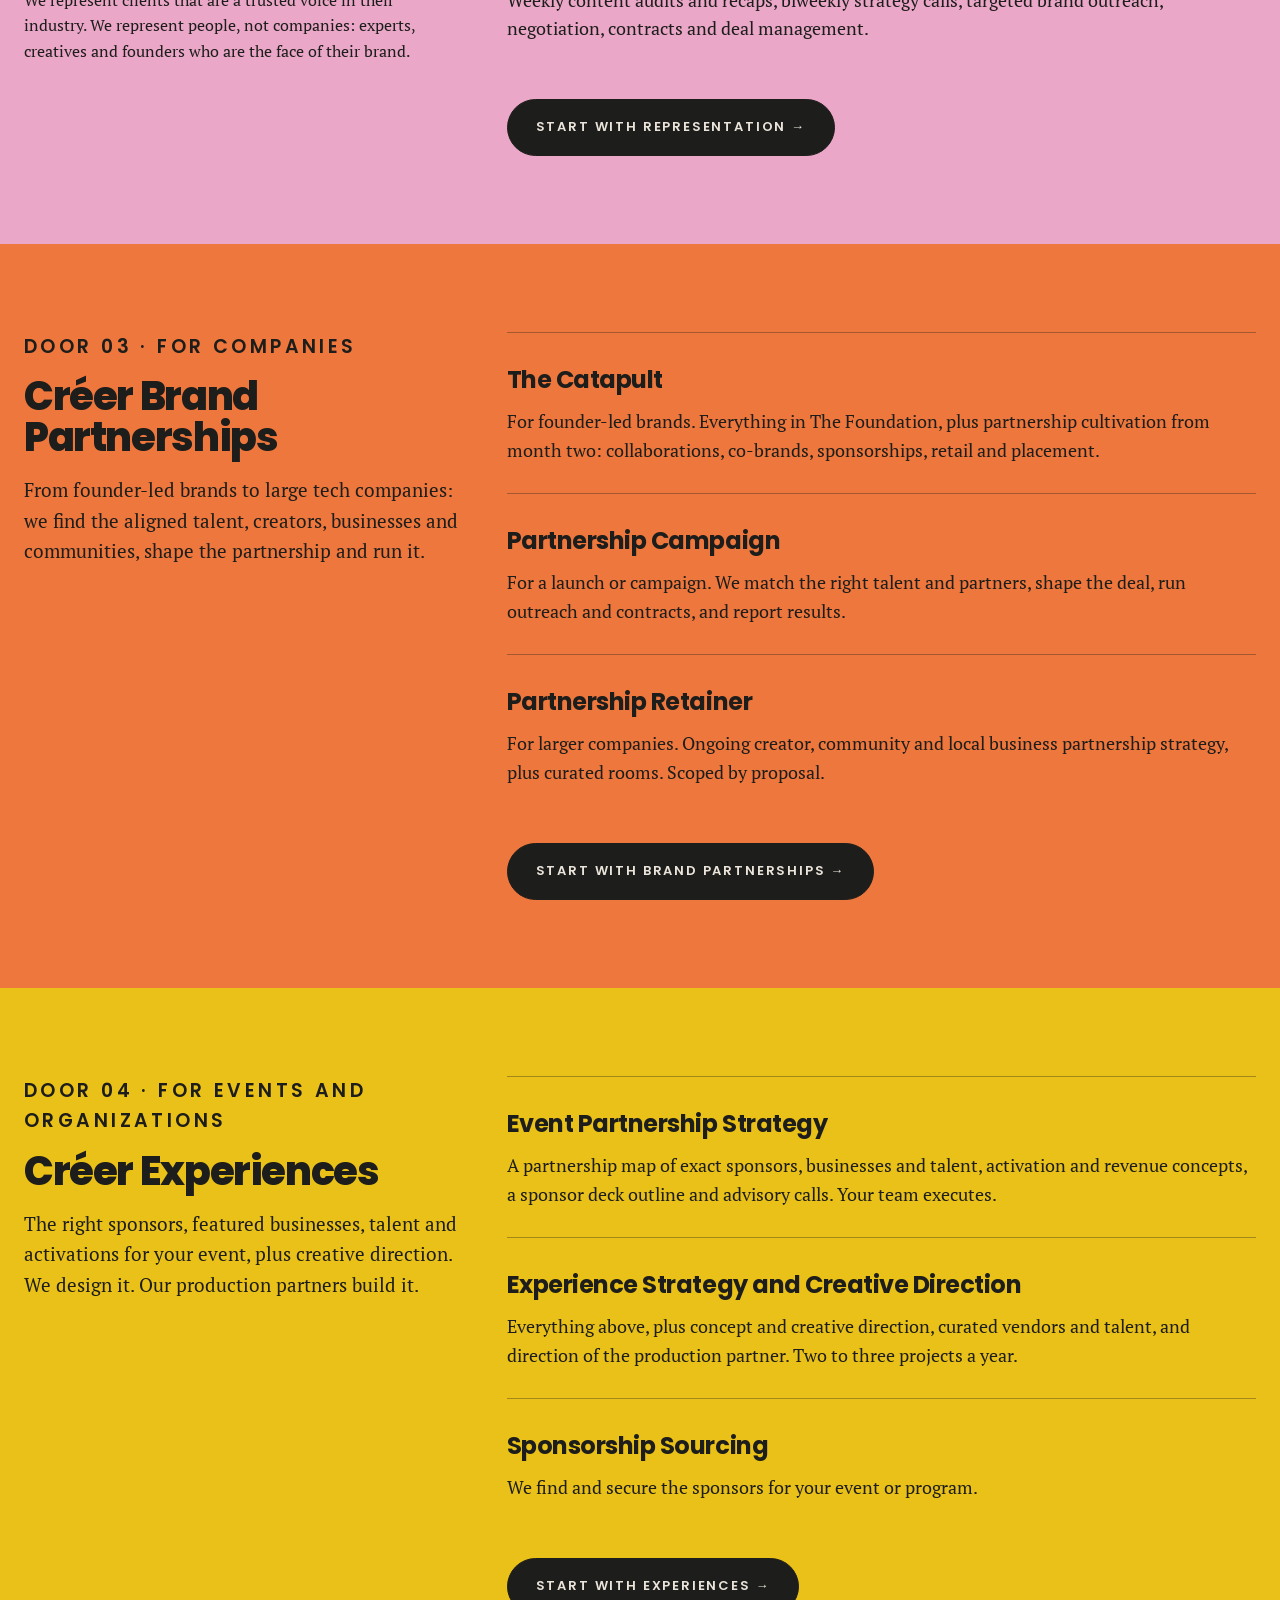
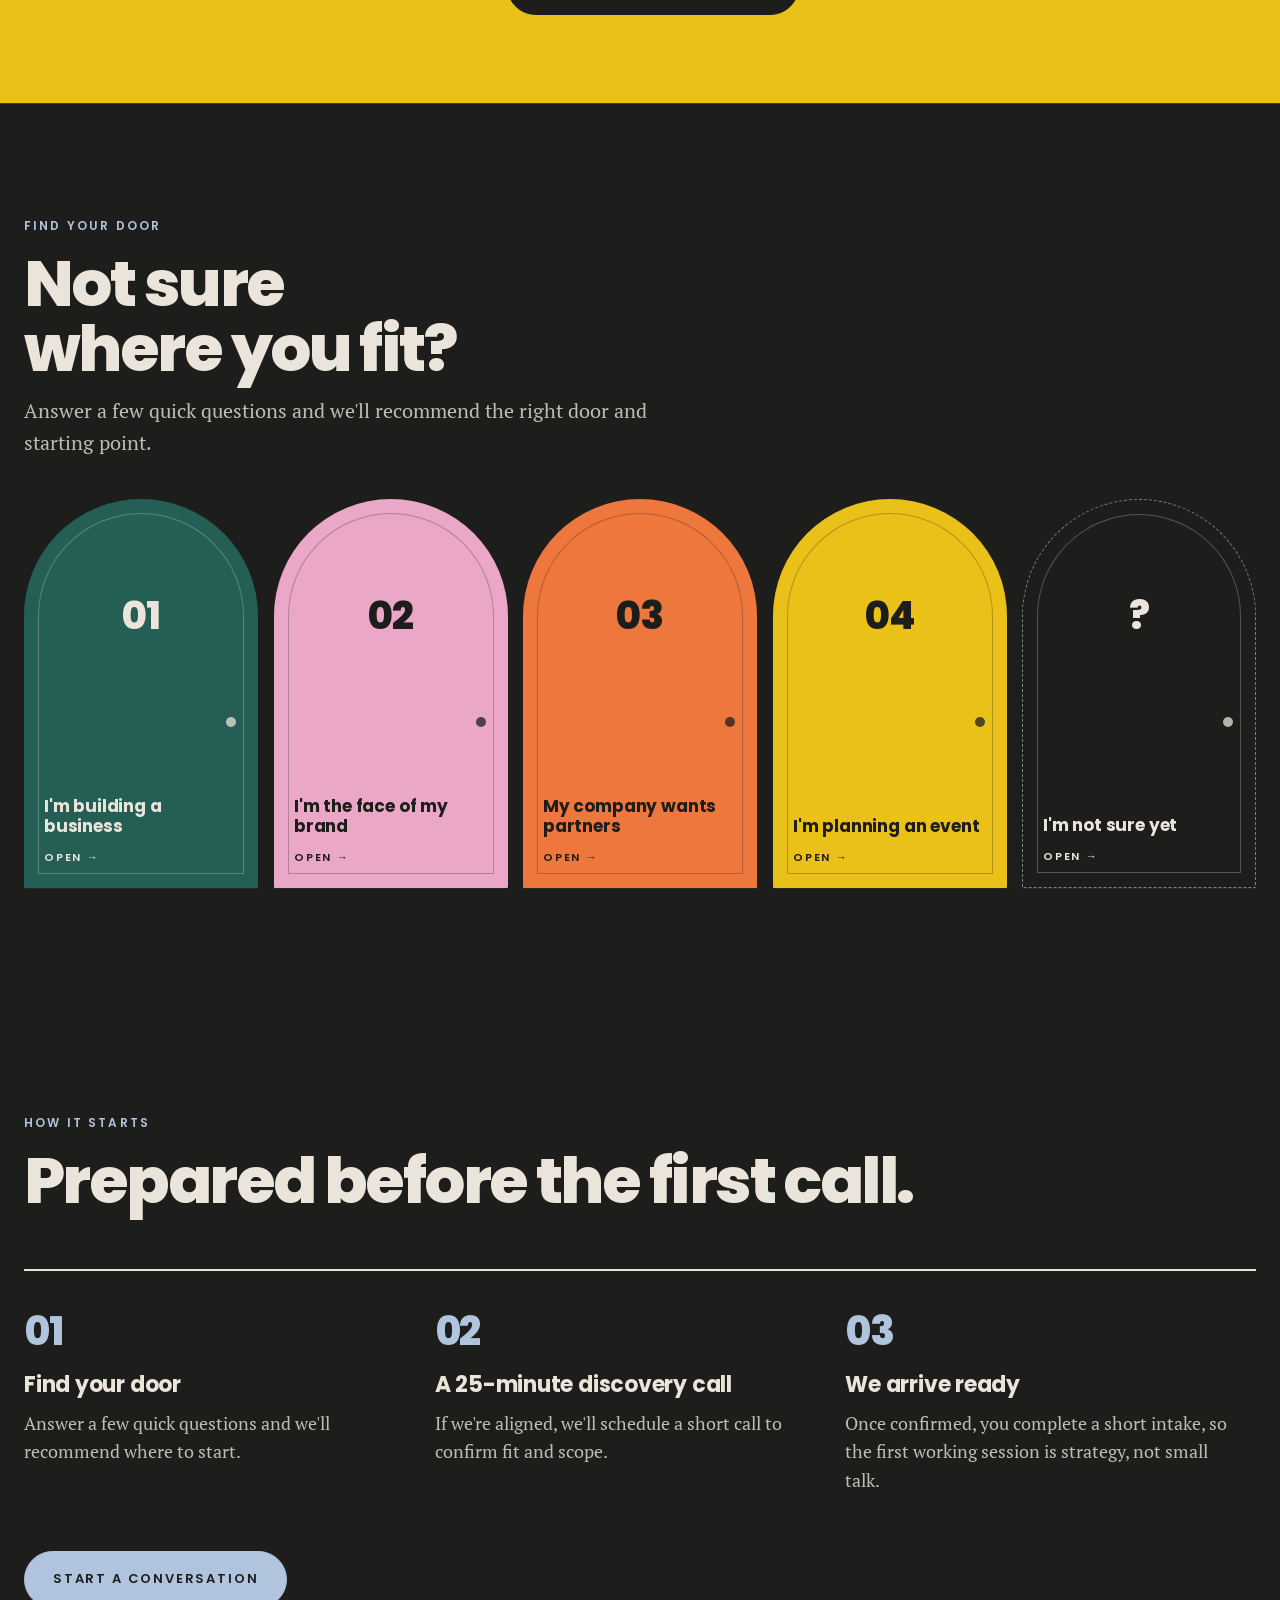
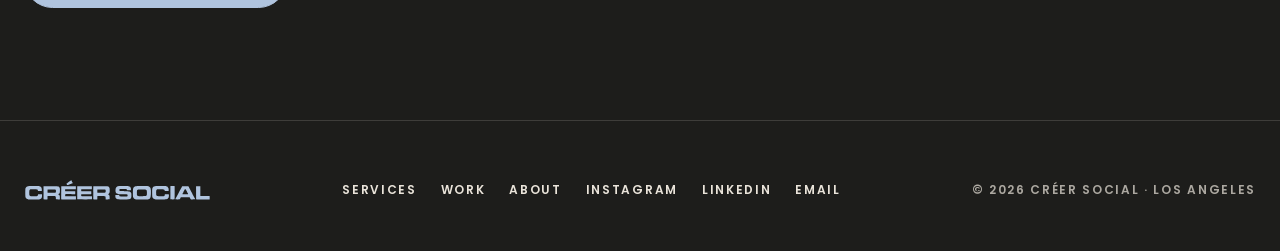
<file: services.html>
<!doctype html>
<html lang="en">
<head>
<meta charset="utf-8">
<meta name="viewport" content="width=device-width, initial-scale=1">
<title>Services | Créer Social</title>
<meta name="description" content="Advisory, representation, brand partnerships and experiences. Four doors, one standard.">
<link rel="canonical" href="https://creersocial.com/services">
<meta property="og:type" content="website">
<meta property="og:title" content="Services | Créer Social">
<meta property="og:description" content="Advisory, representation, brand partnerships and experiences. Four doors, one standard.">
<meta property="og:url" content="https://creersocial.com/services">
<meta property="og:image" content="https://creersocial.com/assets/img/rooms_pink.jpg">
<meta name="theme-color" content="#1D1D1B">
<link rel="icon" href="favicon.png" type="image/png">
<link rel="apple-touch-icon" href="assets/logo/apple-touch-icon.png">
<link rel="preconnect" href="https://fonts.googleapis.com">
<link rel="preconnect" href="https://fonts.gstatic.com" crossorigin>
<link rel="stylesheet" href="https://fonts.googleapis.com/css2?family=Poppins:ital,wght@0,500;0,600;0,700;0,800;1,800&amp;family=PT+Serif:ital,wght@0,400;0,700;1,400&amp;display=swap">
<link rel="stylesheet" href="assets/styles.css?v=1793102761">
</head>
<body>
<a class="skip" href="#main">Skip to content</a>
<header class="site-header">
<div class="wrap">
<a class="logo" href="/"><img src="assets/logo/creer-social-logo-creer-blue.svg" alt="Créer Social home" width="205" height="24"></a>
<nav class="nav" aria-label="Main"><a href="/services" aria-current="page">Services</a><a href="/work">Work</a><a href="/about">About</a><a href="/contact">Contact</a><a class="btn" href="/find-your-door">Find your door</a></nav>
</div>
</header>
<main id="main">
<section class="hero" style="padding-bottom:72px">
<div class="wrap">
<div class="masthead"><span>Services</span><span>Four doors</span><span>By inquiry</span></div>
<h1 class="h1" style="margin-top:56px;max-width:11em;font-size:clamp(46px,7.4vw,108px)">Four doors. One standard.</h1>
<p class="lede">Every engagement either builds your foundation or creates a partnership, and every one is scoped to you. Tell us what you're building and we'll recommend the right fit.</p>
<nav class="pills" aria-label="Doors"><a class="bg-tea" href="#advisory">01 Advisory</a><a class="bg-pink" href="#representation">02 Representation</a><a class="bg-tang" href="#partnerships">03 Brand Partnerships</a><a class="bg-must" href="#experiences">04 Experiences</a></nav>
</div>
</section>
<section class="door-sec bg-tea reveal" id="advisory">
<div class="wrap">
<div class="intro"><p class="label">Door 01 · For founders and brands</p><h2>Créer Advisory</h2><p>Strategy, advisory, consulting and creative consulting. We audit, position and build the foundation everything else stands on.</p></div>
<div class="list"><div class="svc"><div class="txt"><h3>Close The Leak</h3><p>One 80-minute recorded strategy session, plus a written summary within 48 hours. Credit toward a retainer if you upgrade within 30 days.</p></div></div><div class="svc"><div class="txt"><h3>The Foundation</h3><p>Month one: discovery, audit, ecosystem map and positioning plan. Months two to six: a weekly advisory call, no more than three tasks at a time, accountability and biweekly written recaps.</p></div></div><a class="btn door-cta" href="/find-your-door?door=advisory">Start with Advisory →</a></div>
</div>
</section>
<section class="door-sec bg-pink reveal" id="representation">
<div class="wrap">
<div class="intro"><p class="label">Door 02 · For talent and founders with authority</p><h2>Créer Representation</h2><p>We build the full infrastructure around a person, then represent them for strategic brand partnerships.</p><p style="font-size:16px">We represent clients that are a trusted voice in their industry. We represent people, not companies: experts, creatives and founders who are the face of their brand.</p></div>
<div class="list"><div class="svc"><div class="txt"><h3>The Talent Build</h3><p>The required first step. A business and platform audit, a positioning document, a media kit website plus PDF, a ranked partnership map of target brands, and a rate card.</p></div></div><div class="svc"><div class="txt"><h3>Representation</h3><p>Weekly content audits and recaps, biweekly strategy calls, targeted brand outreach, negotiation, contracts and deal management.</p></div></div><a class="btn door-cta" href="/find-your-door?door=representation">Start with Representation →</a></div>
</div>
</section>
<section class="door-sec bg-tang reveal" id="partnerships">
<div class="wrap">
<div class="intro"><p class="label">Door 03 · For companies</p><h2>Créer Brand Partnerships</h2><p>From founder-led brands to large tech companies: we find the aligned talent, creators, businesses and communities, shape the partnership and run it.</p></div>
<div class="list"><div class="svc"><div class="txt"><h3>The Catapult</h3><p>For founder-led brands. Everything in The Foundation, plus partnership cultivation from month two: collaborations, co-brands, sponsorships, retail and placement.</p></div></div><div class="svc"><div class="txt"><h3>Partnership Campaign</h3><p>For a launch or campaign. We match the right talent and partners, shape the deal, run outreach and contracts, and report results.</p></div></div><div class="svc"><div class="txt"><h3>Partnership Retainer</h3><p>For larger companies. Ongoing creator, community and local business partnership strategy, plus curated rooms. Scoped by proposal.</p></div></div><a class="btn door-cta" href="/find-your-door?door=partnerships">Start with Brand Partnerships →</a></div>
</div>
</section>
<section class="door-sec bg-must reveal" id="experiences">
<div class="wrap">
<div class="intro"><p class="label">Door 04 · For events and organizations</p><h2>Créer Experiences</h2><p>The right sponsors, featured businesses, talent and activations for your event, plus creative direction. We design it. Our production partners build it.</p></div>
<div class="list"><div class="svc"><div class="txt"><h3>Event Partnership Strategy</h3><p>A partnership map of exact sponsors, businesses and talent, activation and revenue concepts, a sponsor deck outline and advisory calls. Your team executes.</p></div></div><div class="svc"><div class="txt"><h3>Experience Strategy and Creative Direction</h3><p>Everything above, plus concept and creative direction, curated vendors and talent, and direction of the production partner. Two to three projects a year.</p></div></div><div class="svc"><div class="txt"><h3>Sponsorship Sourcing</h3><p>We find and secure the sponsors for your event or program.</p></div></div><a class="btn door-cta" href="/find-your-door?door=experiences">Start with Experiences →</a></div>
</div>
</section>
<section class="section picker-sec">
<div class="wrap">
<div class="picker-head"><p class="label">Find your door</p><h2 class="h2">Not sure where you fit?</h2><p class="lede" style="margin-top:14px">Answer a few quick questions and we'll recommend the right door and starting point.</p></div>
<nav class="arches" aria-label="Start the quiz"><a class="door-wrap" href="/find-your-door?door=advisory"><span class="door-light" aria-hidden="true"></span><span class="door-leaf bg-tea"><span class="arch-num">01</span><span class="arch-knob" aria-hidden="true"></span><span class="arch-txt">I'm building a business</span><span class="arch-go">Open <span aria-hidden="true">→</span></span></span></a><a class="door-wrap" href="/find-your-door?door=representation"><span class="door-light" aria-hidden="true"></span><span class="door-leaf bg-pink"><span class="arch-num">02</span><span class="arch-knob" aria-hidden="true"></span><span class="arch-txt">I'm the face of my brand</span><span class="arch-go">Open <span aria-hidden="true">→</span></span></span></a><a class="door-wrap" href="/find-your-door?door=partnerships"><span class="door-light" aria-hidden="true"></span><span class="door-leaf bg-tang"><span class="arch-num">03</span><span class="arch-knob" aria-hidden="true"></span><span class="arch-txt">My company wants partners</span><span class="arch-go">Open <span aria-hidden="true">→</span></span></span></a><a class="door-wrap" href="/find-your-door?door=experiences"><span class="door-light" aria-hidden="true"></span><span class="door-leaf bg-must"><span class="arch-num">04</span><span class="arch-knob" aria-hidden="true"></span><span class="arch-txt">I'm planning an event</span><span class="arch-go">Open <span aria-hidden="true">→</span></span></span></a><a class="door-wrap" href="/find-your-door?door=unsure"><span class="door-light" aria-hidden="true"></span><span class="door-leaf door-unsure"><span class="arch-num">?</span><span class="arch-knob" aria-hidden="true"></span><span class="arch-txt">I'm not sure yet</span><span class="arch-go">Open <span aria-hidden="true">→</span></span></span></a></nav>
<p class="swipe-hint" aria-hidden="true">Swipe to see every door →</p>
</div>
<div class="picker-lantern" aria-hidden="true"></div>
</section>
<script>
(function(){var reduce=window.matchMedia&&matchMedia('(prefers-reduced-motion: reduce)').matches;
document.querySelectorAll('.door-wrap').forEach(function(a){a.addEventListener('click',function(e){
  if(reduce||e.metaKey||e.ctrlKey)return;e.preventDefault();a.classList.add('opening');void a.offsetWidth;window.location.href=a.getAttribute('href');});});
window.addEventListener('pageshow',function(){document.querySelectorAll('.door-wrap.opening').forEach(function(a){a.classList.remove('opening');});});})();
</script>
<script>
(function(){
var reduce=window.matchMedia&&matchMedia('(prefers-reduced-motion: reduce)').matches;
var hoverCapable=window.matchMedia&&matchMedia('(hover:hover)').matches;
var sec=document.querySelector('.picker-sec');
if(!sec||reduce||!hoverCapable||!('requestAnimationFrame' in window))return;
var ticking=false,x=0,y=0;
function apply(){sec.style.setProperty('--lx',x+'px');sec.style.setProperty('--ly',y+'px');ticking=false;}
sec.addEventListener('mousemove',function(e){
var r=sec.getBoundingClientRect();x=e.clientX-r.left;y=e.clientY-r.top;
if(!ticking){window.requestAnimationFrame(apply);ticking=true;}
},{passive:true});
sec.addEventListener('mouseenter',function(){sec.classList.add('lantern-on');});
sec.addEventListener('mouseleave',function(){sec.classList.remove('lantern-on');});
})();
</script>
<section class="section">
<div class="wrap">
<p class="label">How it starts</p>
<h2 class="h2">Prepared before the first call.</h2>
<div class="steps dark-steps">
<div><p class="num">01</p><h3 class="h3">Find your door</h3><p class="muted">Answer a few quick questions and we'll recommend where to start.</p></div>
<div><p class="num">02</p><h3 class="h3">A 25-minute discovery call</h3><p class="muted">If we're aligned, we'll schedule a short call to confirm fit and scope.</p></div>
<div><p class="num">03</p><h3 class="h3">We arrive ready</h3><p class="muted">Once confirmed, you complete a short intake, so the first working session is strategy, not small talk.</p></div>
</div>
<div class="btns" style="margin-top:48px"><a class="btn" href="/contact">Start a conversation</a></div>
</div>
</section>
</main>
<footer class="site-footer ruled">
<div class="wrap">
<a href="/" class="foot-logo" aria-label="Créer Social home"><img src="assets/logo/creer-social-logo-creer-blue.svg" alt="" width="188" height="22"></a>
<nav aria-label="Footer"><a href="/services">Services</a><a href="/work">Work</a><a href="/about">About</a><a href="https://www.instagram.com/creersocial">Instagram</a><a href="https://www.linkedin.com/in/cr%C3%A9ersocial">LinkedIn</a><a href="mailto:contact@creersocial.com">Email</a></nav>
<span>© 2026 Créer Social · Los Angeles</span>
</div>
</footer>
<script>
(function(){
var reduce=window.matchMedia&&matchMedia('(prefers-reduced-motion: reduce)').matches;
document.documentElement.classList.add('js');
var reveals=document.querySelectorAll('.reveal');
if(reveals.length){
  reveals.forEach(function(el){
    var sibs=[];var sib=el.parentNode?el.parentNode.firstChild:null;
    while(sib){if(sib.nodeType===1&&sib.classList.contains('reveal')){sibs.push(sib);}sib=sib.nextSibling;}
    var idx=sibs.indexOf(el);
    if(idx>0){el.style.transitionDelay=(Math.min(idx,4)*70)+'ms';}
  });
  if(reduce||!('IntersectionObserver' in window)){
    reveals.forEach(function(el){el.classList.add('in-view');});
  }else{
    var ro=new IntersectionObserver(function(entries){
      entries.forEach(function(en){if(en.isIntersecting){en.target.classList.add('in-view');ro.unobserve(en.target);}});
    },{threshold:0.15});
    reveals.forEach(function(el){ro.observe(el);});
  }
}
function fmt(n){return n>=1000?n.toLocaleString('en-US'):String(n);}
function setVal(el,v){el.textContent=(el.getAttribute('data-countup-prefix')||'')+fmt(v)+(el.getAttribute('data-countup-suffix')||'');}
var counts=document.querySelectorAll('[data-countup]');
counts.forEach(function(el){
  var to=parseInt(el.getAttribute('data-countup-to'),10)||0;
  el._countTo=to;el._counting=false;el._countGen=0;
  if(reduce){setVal(el,to);}
});
if(counts.length&&!reduce&&'IntersectionObserver' in window){
  var co=new IntersectionObserver(function(entries){
    entries.forEach(function(en){
      var el=en.target;
      if(en.isIntersecting&&!el._counting){
        el._counting=true;el._countGen+=1;var gen=el._countGen;
        var to=el._countTo;var start=null;
        (function frame(ts){
          if(gen!==el._countGen)return;
          if(!start)start=ts;
          var p=Math.min((ts-start)/1000,1);
          var e=1-Math.pow(1-p,3);
          setVal(el,Math.round(e*to));
          if(p<1){requestAnimationFrame(frame);}else{el._counting=false;}
        })(performance.now());
      }else if(!en.isIntersecting){
        setVal(el,0);el._counting=false;el._countGen+=1;
      }
    });
  },{threshold:0.5});
  counts.forEach(function(el){setVal(el,0);co.observe(el);});
}
if(!reduce){
  var header=document.querySelector('.site-header');
  var hero=document.querySelector('.hero');
  var hideAfter=hero?(hero.offsetTop+hero.offsetHeight):300;
  var lastY=window.scrollY||0,ticking=false;
  function onScroll(){
    var y=window.scrollY||0;
    if(!header){ticking=false;return;}
    if(y<=8){header.classList.remove('header-hidden');}
    else if(y>lastY+4&&y>hideAfter){header.classList.add('header-hidden');}
    else if(y<lastY-4){header.classList.remove('header-hidden');}
    lastY=y;ticking=false;
  }
  window.addEventListener('scroll',function(){if(!ticking){window.requestAnimationFrame(onScroll);ticking=true;}},{passive:true});
}
})();
</script>
</body>
</html>
</file>
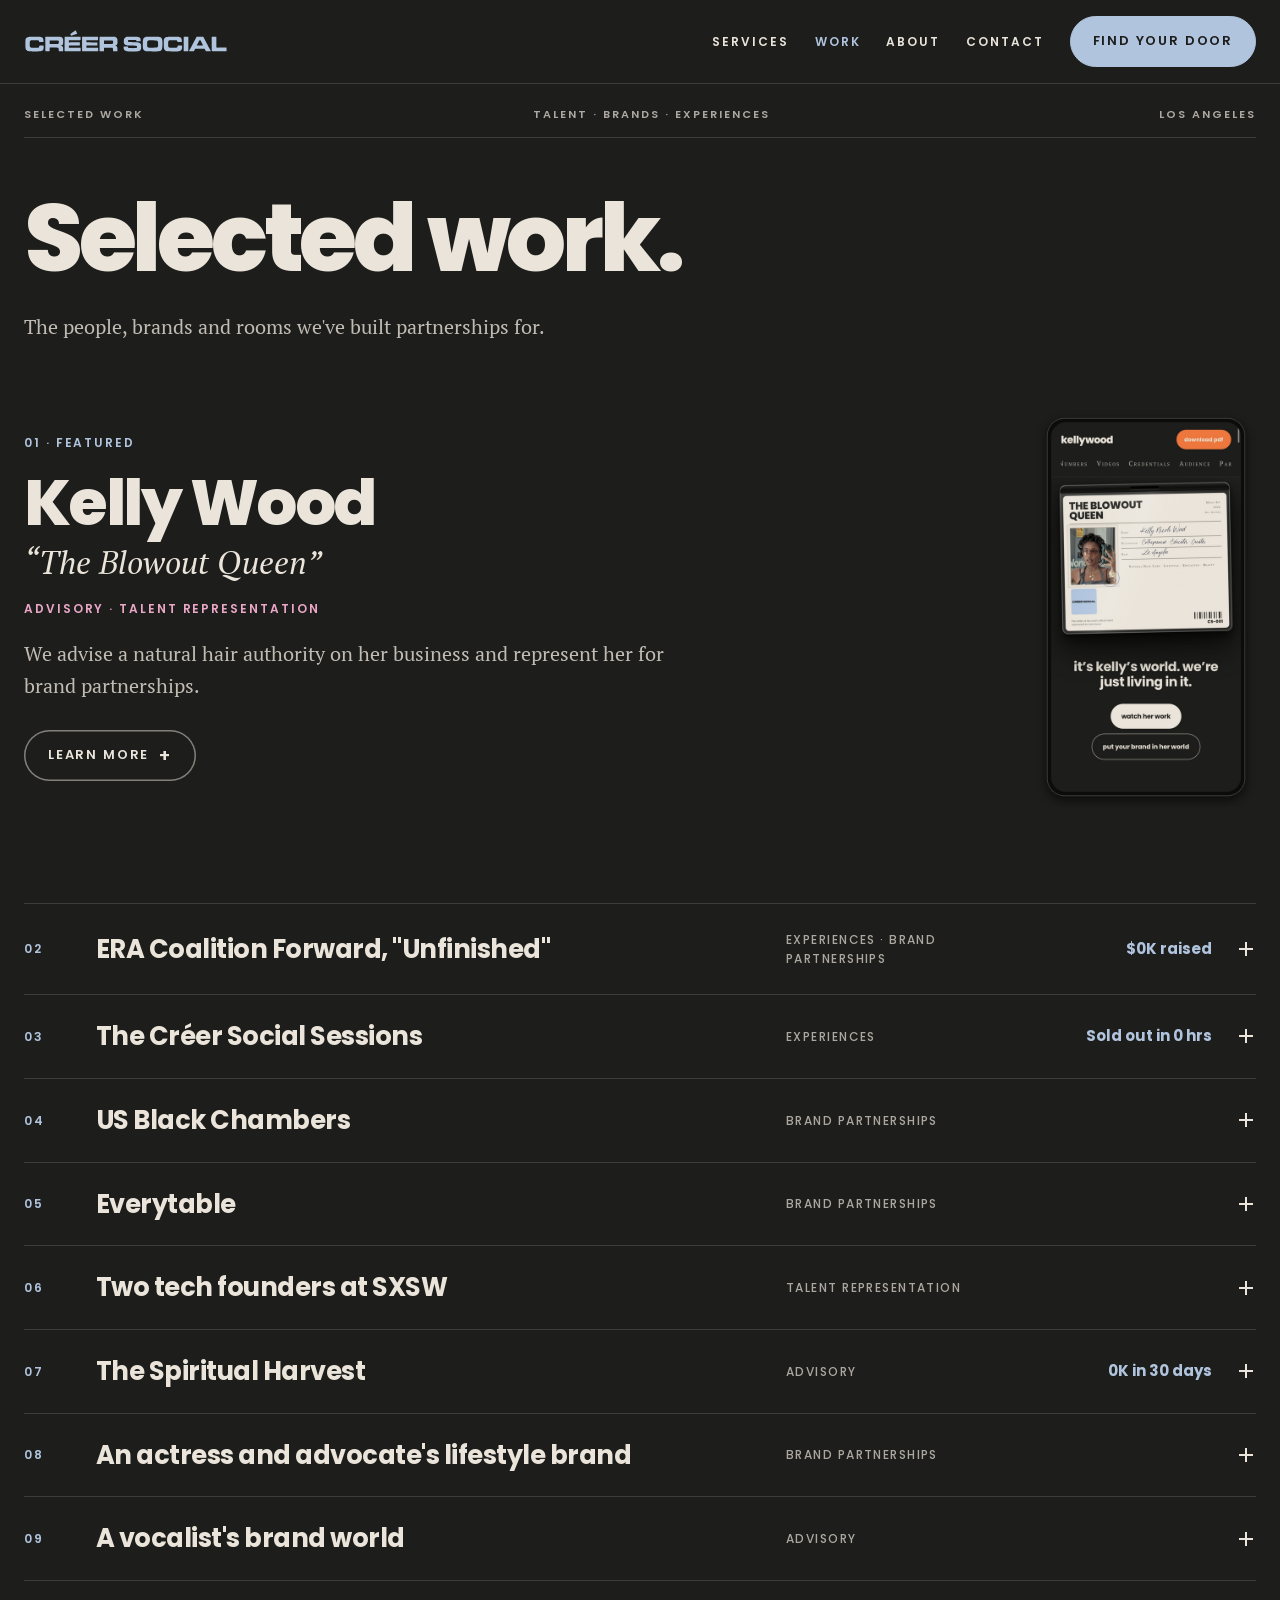
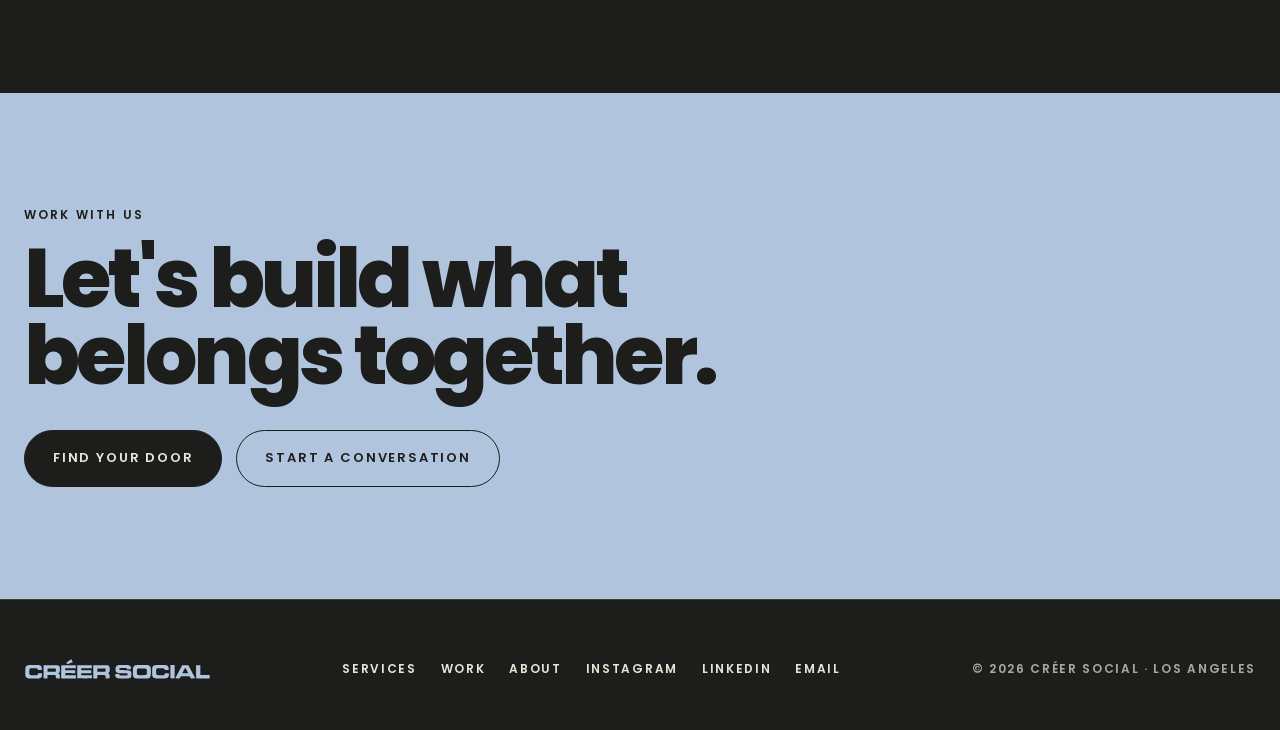
<file: work.html>
<!doctype html>
<html lang="en">
<head>
<meta charset="utf-8">
<meta name="viewport" content="width=device-width, initial-scale=1">
<title>Work | Créer Social</title>
<meta name="description" content="Selected partnerships, representation and experiences from Créer Social, a strategic partnerships and advisory firm in Los Angeles.">
<link rel="canonical" href="https://creersocial.com/work">
<meta property="og:type" content="website">
<meta property="og:title" content="Work | Créer Social">
<meta property="og:description" content="Selected partnerships, representation and experiences from Créer Social, a strategic partnerships and advisory firm in Los Angeles.">
<meta property="og:url" content="https://creersocial.com/work">
<meta property="og:image" content="https://creersocial.com/assets/img/rooms_pink.jpg">
<meta name="theme-color" content="#1D1D1B">
<link rel="icon" href="favicon.png" type="image/png">
<link rel="apple-touch-icon" href="assets/logo/apple-touch-icon.png">
<link rel="preconnect" href="https://fonts.googleapis.com">
<link rel="preconnect" href="https://fonts.gstatic.com" crossorigin>
<link rel="stylesheet" href="https://fonts.googleapis.com/css2?family=Poppins:ital,wght@0,500;0,600;0,700;0,800;1,800&amp;family=PT+Serif:ital,wght@0,400;0,700;1,400&amp;display=swap">
<link rel="stylesheet" href="assets/styles.css?v=1793102761">
</head>
<body>
<a class="skip" href="#main">Skip to content</a>
<header class="site-header">
<div class="wrap">
<a class="logo" href="/"><img src="assets/logo/creer-social-logo-creer-blue.svg" alt="Créer Social home" width="205" height="24"></a>
<nav class="nav" aria-label="Main"><a href="/services">Services</a><a href="/work" aria-current="page">Work</a><a href="/about">About</a><a href="/contact">Contact</a><a class="btn" href="/find-your-door">Find your door</a></nav>
</div>
</header>
<main id="main">
<section class="hero" style="padding-bottom:40px">
<div class="wrap">
<div class="masthead"><span>Selected work</span><span>Talent · Brands · Experiences</span><span>Los Angeles</span></div>
<h1 class="h1" style="margin-top:56px;font-size:clamp(46px,7.4vw,108px)">Selected work.</h1>
<p class="lede">The people, brands and rooms we've built partnerships for.</p>
</div>
</section>

<section class="feature" id="kelly">
<div class="wrap feature-grid">
<div class="feature-txt">
<p class="row-num" style="margin:0 0 18px">01 · Featured</p>
<h2 class="h2">Kelly Wood<span class="aka">“The Blowout Queen”</span></h2>
<p class="feature-svc">Advisory · Talent Representation</p>
<p class="lede" style="margin-top:20px">We advise a natural hair authority on her business and represent her for brand partnerships.</p>
<details class="more"><summary><span class="more-open">Learn more</span><span class="more-close">Show less</span></summary>
<p class="feature-more"><strong>Advisory.</strong> We advise Kelly across her business as a strategic partner, from positioning her as a working authority in natural hair care to the launch of The Atrium, her natural hair studio and stylist education institute.<br><br><strong>Talent Representation.</strong> We represent her for brand partnerships, from her media kit website and partnership map to negotiating the deals, which led to an invitation to speak at Beautycon.</p>
</details>
</div>
<div class="feature-img"><img loading="lazy" src="assets/img/kit_card_phone.png" alt="Kelly Wood media kit website on a phone" width="260" height="471"></div>
</div>
</section>

<section class="section" style="padding-top:24px">
<div class="wrap">
<div class="index">
<details class="row reveal" id="era">
<summary><span class="row-num">02</span><span class="row-name">ERA Coalition Forward, "Unfinished"</span><span class="row-svc">Experiences · Brand Partnerships</span><span class="row-stat"><span data-countup data-countup-to="88" data-countup-prefix="$" data-countup-suffix="K">$88K</span> raised</span><span class="row-icon" aria-hidden="true"></span></summary>
<div class="row-body"><p>Créer Social was brought into "Unfinished," a Santa Monica evening honoring Gloria Steinem, to lead in-kind sponsor, silent auction and guest outreach. The evening raised $88K for gender equality, with $69K committed before the doors opened.</p></div>
</details>
<details class="row reveal" id="sessions">
<summary><span class="row-num">03</span><span class="row-name">The Créer Social Sessions</span><span class="row-svc">Experiences</span><span class="row-stat">Sold out in <span data-countup data-countup-to="48">48</span> hrs</span><span class="row-icon" aria-hidden="true"></span></summary>
<div class="row-body"><p>Our own room for founders, talent and brands. Every Session has sold out within 48 hours, with brand partners like Donna's Recipe, Bicycle Playing Cards and Tab &amp; Chance. Behind it, we built an internal community CRM that tracks every guest and partner, now a growing list of 300+ members.</p><img loading="lazy" src="assets/img/table_mustard.jpg" alt="" class="row-img"></div>
</details>
<details class="row reveal" id="usbc">
<summary><span class="row-num">04</span><span class="row-name">US Black Chambers</span><span class="row-svc">Brand Partnerships</span><span class="row-stat"></span><span class="row-icon" aria-hidden="true"></span></summary>
<div class="row-body"><p>Creative direction, copy, content and a campaign for the US Black Chambers accelerator fund.</p></div>
</details>
<details class="row reveal" id="everytable">
<summary><span class="row-num">05</span><span class="row-name">Everytable</span><span class="row-svc">Brand Partnerships</span><span class="row-stat"></span><span class="row-icon" aria-hidden="true"></span></summary>
<div class="row-body"><p>Campaign and partnership work for Everytable, the Los Angeles food company built on making healthy meals accessible to everyone.</p></div>
</details>
<details class="row reveal" id="sxsw">
<summary><span class="row-num">06</span><span class="row-name">Two tech founders at SXSW</span><span class="row-svc">Talent Representation</span><span class="row-stat"></span><span class="row-icon" aria-hidden="true"></span></summary>
<div class="row-body"><p>We positioned and represented two founders from the tech world and secured their South by Southwest appearances.</p></div>
</details>
<details class="row reveal" id="harvest">
<summary><span class="row-num">07</span><span class="row-name">The Spiritual Harvest</span><span class="row-svc">Advisory</span><span class="row-stat"><span data-countup data-countup-to="24" data-countup-suffix="K">24K</span> in 30 days</span><span class="row-icon" aria-hidden="true"></span></summary>
<div class="row-body"><p>Community strategy and growth that brought 24,000 members in within 30 days, averaging 1.2M+ monthly viewers.</p></div>
</details>
<details class="row reveal" id="lifestyle">
<summary><span class="row-num">08</span><span class="row-name">An actress and advocate's lifestyle brand</span><span class="row-svc">Brand Partnerships</span><span class="row-stat"></span><span class="row-icon" aria-hidden="true"></span></summary>
<div class="row-body"><p>Creative development and campaign execution for the lifestyle brand of an actress and disability advocate.</p></div>
</details>
<details class="row reveal" id="vocalist">
<summary><span class="row-num">09</span><span class="row-name">A vocalist's brand world</span><span class="row-svc">Advisory</span><span class="row-stat"></span><span class="row-icon" aria-hidden="true"></span></summary>
<div class="row-body"><p>Brand world, creative direction guidelines, shoot direction and a performance and staging guide for a working vocalist.</p></div>
</details>
</div>
</div>
</section>
<script>
(function(){function go(){var id=location.hash.slice(1);if(!id)return;var el=document.getElementById(id);if(!el)return;
  var d=el.tagName==='DETAILS'?el:el.querySelector('details');if(d)d.open=true;
  setTimeout(function(){el.scrollIntoView({behavior:'smooth',block:'start'});},60);}
  go();window.addEventListener('hashchange',go);})();
</script>
<section class="blue section sweep">
<div class="wrap">
<p class="label" style="color:var(--black)">Work with us</p>
<h2 class="h1" style="font-size:clamp(40px,6.4vw,96px);max-width:13em">Let's build what belongs together.</h2>
<div class="btns"><a class="btn dark" href="/find-your-door">Find your door</a><a class="btn dark-ghost" href="/contact">Start a conversation</a></div>
</div>
</section>
</main>
<footer class="site-footer ruled">
<div class="wrap">
<a href="/" class="foot-logo" aria-label="Créer Social home"><img src="assets/logo/creer-social-logo-creer-blue.svg" alt="" width="188" height="22"></a>
<nav aria-label="Footer"><a href="/services">Services</a><a href="/work">Work</a><a href="/about">About</a><a href="https://www.instagram.com/creersocial">Instagram</a><a href="https://www.linkedin.com/in/cr%C3%A9ersocial">LinkedIn</a><a href="mailto:contact@creersocial.com">Email</a></nav>
<span>© 2026 Créer Social · Los Angeles</span>
</div>
</footer>
<script>
(function(){
var reduce=window.matchMedia&&matchMedia('(prefers-reduced-motion: reduce)').matches;
document.documentElement.classList.add('js');
var reveals=document.querySelectorAll('.reveal');
if(reveals.length){
  reveals.forEach(function(el){
    var sibs=[];var sib=el.parentNode?el.parentNode.firstChild:null;
    while(sib){if(sib.nodeType===1&&sib.classList.contains('reveal')){sibs.push(sib);}sib=sib.nextSibling;}
    var idx=sibs.indexOf(el);
    if(idx>0){el.style.transitionDelay=(Math.min(idx,4)*70)+'ms';}
  });
  if(reduce||!('IntersectionObserver' in window)){
    reveals.forEach(function(el){el.classList.add('in-view');});
  }else{
    var ro=new IntersectionObserver(function(entries){
      entries.forEach(function(en){if(en.isIntersecting){en.target.classList.add('in-view');ro.unobserve(en.target);}});
    },{threshold:0.15});
    reveals.forEach(function(el){ro.observe(el);});
  }
}
function fmt(n){return n>=1000?n.toLocaleString('en-US'):String(n);}
function setVal(el,v){el.textContent=(el.getAttribute('data-countup-prefix')||'')+fmt(v)+(el.getAttribute('data-countup-suffix')||'');}
var counts=document.querySelectorAll('[data-countup]');
counts.forEach(function(el){
  var to=parseInt(el.getAttribute('data-countup-to'),10)||0;
  el._countTo=to;el._counting=false;el._countGen=0;
  if(reduce){setVal(el,to);}
});
if(counts.length&&!reduce&&'IntersectionObserver' in window){
  var co=new IntersectionObserver(function(entries){
    entries.forEach(function(en){
      var el=en.target;
      if(en.isIntersecting&&!el._counting){
        el._counting=true;el._countGen+=1;var gen=el._countGen;
        var to=el._countTo;var start=null;
        (function frame(ts){
          if(gen!==el._countGen)return;
          if(!start)start=ts;
          var p=Math.min((ts-start)/1000,1);
          var e=1-Math.pow(1-p,3);
          setVal(el,Math.round(e*to));
          if(p<1){requestAnimationFrame(frame);}else{el._counting=false;}
        })(performance.now());
      }else if(!en.isIntersecting){
        setVal(el,0);el._counting=false;el._countGen+=1;
      }
    });
  },{threshold:0.5});
  counts.forEach(function(el){setVal(el,0);co.observe(el);});
}
if(!reduce){
  var header=document.querySelector('.site-header');
  var hero=document.querySelector('.hero');
  var hideAfter=hero?(hero.offsetTop+hero.offsetHeight):300;
  var lastY=window.scrollY||0,ticking=false;
  function onScroll(){
    var y=window.scrollY||0;
    if(!header){ticking=false;return;}
    if(y<=8){header.classList.remove('header-hidden');}
    else if(y>lastY+4&&y>hideAfter){header.classList.add('header-hidden');}
    else if(y<lastY-4){header.classList.remove('header-hidden');}
    lastY=y;ticking=false;
  }
  window.addEventListener('scroll',function(){if(!ticking){window.requestAnimationFrame(onScroll);ticking=true;}},{passive:true});
}
})();
</script>
</body>
</html>
</file>
<file: assets/styles.css>
/* Créer Social website. Brand tokens from the 2026 brand suite. */
:root{
  --black:#1D1D1B; --shell:#EAE4DA; --blue:#B0C4DE;
  --tea:#245E55; --pink:#EAA7C7; --tang:#ED773C; --must:#EAC119;
  --dim:rgba(234,228,218,.8); --faint:rgba(234,228,218,.7); --line:rgba(234,228,218,.16);
  --display:"Poppins",Arial,Helvetica,sans-serif;
  --body:"PT Serif",Georgia,"Times New Roman",serif;
}
*{box-sizing:border-box}
html{scroll-behavior:smooth}
body{margin:0;background:var(--black);color:var(--shell);font-family:var(--body);font-size:18px;line-height:1.6;-webkit-font-smoothing:antialiased}
img{max-width:100%;display:block}
a{color:var(--blue)}
a:hover{color:var(--shell)}
:focus-visible{outline:2px solid var(--must);outline-offset:3px}
.wrap{max-width:1280px;margin:0 auto;padding-left:24px;padding-right:24px}
.skip{position:absolute;left:-999px;top:8px;background:var(--blue);color:var(--black);padding:10px 16px;z-index:10}
.skip:focus{left:8px}

/* Type */
.label{font-family:var(--display);font-weight:600;font-size:12px;letter-spacing:.18em;text-transform:uppercase;margin:0 0 16px;color:var(--blue)}
.label.on-light{color:var(--tea)}
h1,h2,h3{font-family:var(--display);margin:0;text-wrap:balance}
.h1{font-weight:800;font-size:clamp(46px,8.4vw,124px);line-height:.94;letter-spacing:-.045em}
.h2{font-weight:800;font-size:clamp(34px,5vw,64px);line-height:1.02;letter-spacing:-.04em}
.h3{font-weight:700;font-size:22px;letter-spacing:-.01em;line-height:1.25}
.lede{font-size:20px;color:var(--dim);max-width:34em;margin:28px 0 0}
em.accent{color:var(--blue)}
.muted{color:var(--dim)}

/* Buttons */
.btns{display:flex;flex-wrap:wrap;gap:14px;margin-top:36px}
.btn{display:inline-block;font-family:var(--display);font-weight:600;font-size:13px;letter-spacing:.14em;text-transform:uppercase;text-decoration:none;padding:17px 28px;border-radius:999px;background:var(--blue);color:var(--black);border:1.5px solid var(--blue)}
.btn:hover{background:var(--shell);border-color:var(--shell);color:var(--black)}
.btn.ghost{background:transparent;color:var(--shell);border-color:rgba(234,228,218,.5)}
.btn.ghost:hover{border-color:var(--shell);color:var(--shell)}
.btn.dark{background:var(--black);border-color:var(--black);color:var(--shell)}
.btn.dark-ghost{background:transparent;border-color:var(--black);color:var(--black)}

/* Header */
.site-header{border-bottom:1px solid var(--line)}
.site-header .wrap{display:flex;flex-wrap:wrap;align-items:center;justify-content:space-between;gap:12px 24px;padding-top:16px;padding-bottom:16px}
.logo img{height:24px;width:auto}
.logo{padding:10px 0}
.nav{display:flex;flex-wrap:wrap;align-items:center;gap:4px 26px;font-family:var(--display);font-weight:600;font-size:12px;letter-spacing:.16em;text-transform:uppercase}
.nav a{color:var(--shell);text-decoration:none;padding:12px 0}
.nav a[aria-current="page"]{color:var(--blue)}
.nav a.btn{color:var(--black);padding:14px 22px}
@media (max-width:640px){.nav{gap:2px 18px}.nav a.btn{display:none}}

/* Masthead strip */
.masthead{display:flex;flex-wrap:wrap;justify-content:space-between;gap:8px 24px;border-bottom:1px solid var(--line);padding:22px 0 14px;font-family:var(--display);font-weight:600;font-size:11px;letter-spacing:.18em;text-transform:uppercase;color:var(--faint)}

/* Sections */
.section{padding:112px 0}
.section.tight{padding:72px 0}
.light{background:var(--shell);color:var(--black)}
.light .muted{color:#3b3a36}
.blue{background:var(--blue);color:var(--black)}
.ruled{border-top:1px solid var(--line)}
.split{display:flex;flex-wrap:wrap;gap:48px}
.split > *{flex:1 1 380px;min-width:0}
.head-row{display:flex;flex-wrap:wrap;justify-content:space-between;align-items:flex-end;gap:24px;margin-bottom:48px}
.textlink{font-family:var(--display);font-weight:600;font-size:13px;letter-spacing:.14em;text-transform:uppercase;padding:12px 0}

/* Hero */
.hero{padding:0 0 96px}
.hero-grid{display:flex;flex-wrap:wrap;gap:48px;align-items:flex-end;margin-top:56px}
.hero-grid .main{flex:999 1 560px;min-width:0}
.hero-grid .side{flex:1 1 320px;min-width:0}
.photo{width:100%;object-fit:cover;border-radius:10px}
.caption{display:flex;justify-content:space-between;margin-top:12px;font-family:var(--display);font-weight:600;font-size:11px;letter-spacing:.16em;text-transform:uppercase;color:var(--faint)}

/* Definition band */
.define .wrap{display:flex;flex-wrap:wrap;align-items:baseline;justify-content:space-between;gap:16px 40px;padding-top:40px;padding-bottom:40px}
.define .word{margin:0;font-family:var(--display);font-weight:800;font-size:clamp(30px,4vw,48px);letter-spacing:-.03em;line-height:1}
.define .word span{font-family:var(--body);font-weight:400;font-style:italic;font-size:.5em;letter-spacing:0}
.define p{margin:0;font-size:20px;max-width:28em}

/* Numbered steps */
.steps{display:grid;grid-template-columns:repeat(auto-fit,minmax(250px,1fr));margin-top:56px;border-top:2px solid currentColor}
.steps > div{padding:28px 28px 8px 0}
.steps .num{margin:0;font-family:var(--display);font-weight:800;font-size:40px;letter-spacing:-.03em;color:var(--tea)}
.dark-steps .num{color:var(--blue)}
.steps h3{margin:8px 0 10px}
.steps p{margin:0}

/* Doors */
.doors{display:grid;grid-template-columns:repeat(auto-fit,minmax(250px,1fr));gap:16px}
.door{display:flex;flex-direction:column;gap:14px;min-height:360px;padding:28px;border-radius:10px;text-decoration:none;color:var(--black)}
.door:hover{transform:translateY(-3px);color:var(--black)}
.door{transition:transform .2s ease}
.door .k{font-family:var(--display);font-weight:600;font-size:11px;letter-spacing:.18em;text-transform:uppercase}
.door .t{font-family:var(--display);font-weight:800;font-size:27px;line-height:1.05;letter-spacing:-.03em;overflow-wrap:break-word}
.door .d{font-size:17px;line-height:1.55;flex-grow:1}
.door .go{font-family:var(--display);font-weight:600;font-size:12px;letter-spacing:.14em;text-transform:uppercase}
.bg-tea{background:var(--tea);color:var(--shell)!important}
.bg-pink{background:var(--pink);color:var(--black)}
.bg-tang{background:var(--tang);color:var(--black)}
.bg-must{background:var(--must);color:var(--black)}

/* Chips */
.chips{display:flex;flex-wrap:wrap;gap:10px;font-family:var(--display);font-weight:500;font-size:14px;margin-top:28px}
.chips span{border:1px solid rgba(234,228,218,.4);border-radius:999px;padding:9px 16px}

/* Work cards */
.cards{display:flex;flex-wrap:wrap;gap:16px}
.card{flex:1 1 300px;min-width:0;border-radius:10px;padding:32px;display:flex;flex-direction:column;gap:12px}
.card.wide{flex:2 1 560px;flex-direction:row;flex-wrap:wrap;align-items:center;gap:28px}
.card.wide .txt{flex:1 1 260px;min-width:0}
.card.wide img{flex:0 0 auto;width:220px;height:auto;align-self:center;object-fit:contain}
.card .k{margin:0;font-family:var(--display);font-weight:600;font-size:11px;letter-spacing:.18em;text-transform:uppercase}
.card h3{font-weight:800;font-size:30px;line-height:1.05;letter-spacing:-.03em}
.card p{margin:0;font-size:17px}
.card .big{font-family:var(--display);font-weight:800;font-size:clamp(64px,7vw,88px);line-height:.9;letter-spacing:-.05em}
.card.outline{border:1px solid rgba(234,228,218,.3)}
.card.outline .k{color:var(--blue)}

/* Trusted */
.logos{display:flex;flex-wrap:wrap;justify-content:center;gap:18px 44px;font-family:var(--display);font-weight:800;font-size:clamp(18px,2vw,26px);letter-spacing:-.02em;margin:0;padding:0;list-style:none}

/* Gallery */
.gallery{display:grid;grid-template-columns:repeat(auto-fit,minmax(280px,1fr));gap:12px}
.gallery img{height:340px;width:100%;object-fit:cover;border-radius:10px}

/* Founder */
.founder{display:flex;flex-wrap:wrap;gap:56px;align-items:center}
.founder > img{flex:1 1 300px;width:100%;min-width:0;max-width:460px;height:560px;object-fit:cover;border-radius:10px}
.founder .txt{flex:1 1 420px;min-width:0}
.script-img{width:auto;height:64px;margin:4px 0 14px -8px}
.statement{font-family:var(--display);font-weight:700;font-size:clamp(23px,2.6vw,32px);line-height:1.22;letter-spacing:-.02em;margin:0 0 24px}
.founder p{color:var(--dim)}

/* Services list */
.door-sec .wrap{display:flex;flex-wrap:wrap;gap:48px;padding-top:88px;padding-bottom:88px}
.door-sec .intro{flex:1 1 340px;min-width:0}
.door-sec .intro h2{font-weight:800;font-size:clamp(32px,3.1vw,44px);line-height:1.02;letter-spacing:-.035em;margin-bottom:18px;overflow-wrap:break-word}
.door-sec .intro p{margin:0 0 14px;font-size:19px}
.door-sec .label{color:inherit}
.door-sec .list{flex:2 1 560px;min-width:0}
.svc{display:flex;flex-wrap:wrap;justify-content:space-between;gap:12px 32px;padding:28px 0;border-top:1px solid rgba(29,29,27,.35)}
.svc:last-child{border-bottom:1px solid rgba(29,29,27,.35)}
.bg-tea .svc{border-color:rgba(234,228,218,.35)}
.svc .txt{flex:1 1 320px;min-width:0}
.svc h3{font-weight:700;font-size:24px;letter-spacing:-.02em;margin:0 0 8px}
.svc p{margin:0}
.price{flex:0 0 auto;text-align:right}
.price b{display:block;font-family:var(--display);font-weight:800;font-size:30px;letter-spacing:-.03em;line-height:1.2}
.price span{font-size:15px}
@media (max-width:640px){.price{text-align:left}}
.pills{display:flex;flex-wrap:wrap;gap:10px;margin-top:36px;font-family:var(--display);font-weight:600;font-size:12px;letter-spacing:.14em;text-transform:uppercase}
.pills a{color:var(--black);text-decoration:none;padding:13px 20px;border-radius:999px}
.pills a.bg-tea{color:var(--shell)}

/* Contact */
.routes{display:grid;grid-template-columns:repeat(auto-fit,minmax(250px,1fr));gap:16px;margin-top:48px}
.route{border-radius:10px;padding:28px;display:flex;flex-direction:column;gap:10px;color:var(--black);text-decoration:none}
.route .k{font-family:var(--display);font-weight:600;font-size:11px;letter-spacing:.18em;text-transform:uppercase}
.route .t{font-family:var(--display);font-weight:800;font-size:24px;letter-spacing:-.02em;line-height:1.1}
.route .d{font-size:16px;flex-grow:1}
.route .go{font-family:var(--display);font-weight:600;font-size:12px;letter-spacing:.14em;text-transform:uppercase}

/* Footer */
.site-footer .wrap{display:flex;flex-wrap:wrap;justify-content:space-between;align-items:center;gap:20px 24px;padding-top:48px;padding-bottom:40px;font-family:var(--display);font-weight:600;font-size:12px;letter-spacing:.14em;text-transform:uppercase;color:var(--faint)}
.site-footer img{height:22px;width:auto}
.site-footer nav{display:flex;flex-wrap:wrap;gap:4px 24px}
.site-footer nav a{color:var(--shell);text-decoration:none;padding:10px 0}
@media (max-width:640px){.door{min-height:0}.door .d{margin-bottom:16px}}

.door-cta{margin-top:28px;background:var(--black);border-color:var(--black);color:var(--shell)}
.door-cta:hover{background:transparent;color:var(--black);border-color:var(--black)}
.bg-tea .door-cta{background:var(--shell);border-color:var(--shell);color:var(--black)}
.bg-tea .door-cta:hover{background:transparent;color:var(--shell);border-color:var(--shell)}

/* Case studies */
.case .wrap.case-grid{display:flex;flex-wrap:wrap;gap:40px;align-items:center;padding-top:64px;padding-bottom:64px}
.case-main{flex:999 1 560px;min-width:0}
.case .label{color:inherit}
.case-lede{font-size:20px;max-width:36em;margin:20px 0 0}
.case-cols{display:grid;grid-template-columns:repeat(auto-fit,minmax(260px,1fr));gap:32px 48px;margin-top:40px;border-top:2px solid currentColor;padding-top:28px}
.case-cols h3{margin:0 0 12px}
.ticks{margin:0;padding:0;list-style:none}
.ticks li{padding:10px 0 10px 26px;border-bottom:1px solid rgba(29,29,27,.25);position:relative;font-size:17px}
.ticks li::before{content:"";position:absolute;left:2px;top:19px;width:10px;height:10px;border-radius:50%;background:currentColor}
.case-stat{font-family:var(--display);font-weight:800;font-size:clamp(72px,9vw,120px);line-height:.9;letter-spacing:-.05em;margin:4px 0 12px}
.case-img{flex:1 1 180px;max-width:200px;width:100%;min-width:0;margin:0 auto}

.more{margin-top:28px}
.more summary{display:inline-flex;align-items:center;gap:10px;cursor:pointer;list-style:none;font-family:var(--display);font-weight:600;font-size:13px;letter-spacing:.14em;text-transform:uppercase;padding:15px 24px;border-radius:999px;background:var(--black);color:var(--shell)}
.more summary::-webkit-details-marker{display:none}
.more summary::after{content:"+";font-size:18px;line-height:1}
.more[open] summary::after{content:"−"}
.more .more-close{display:none}
.more[open] .more-open{display:none}
.more[open] .more-close{display:inline}
.more summary:hover{background:transparent;color:var(--black);box-shadow:inset 0 0 0 1.5px var(--black)}

.tags{display:flex;flex-wrap:wrap;gap:8px;margin-top:18px;font-family:var(--display);font-weight:600;font-size:11px;letter-spacing:.14em;text-transform:uppercase}
.tags span{border:1.5px solid currentColor;border-radius:999px;padding:7px 13px}
.snippet{max-width:38em;margin-top:22px;padding-top:20px;border-top:2px solid currentColor}
.snippet p{margin:0;font-size:18px}

/* Work page: featured + index */
.feature .feature-grid{display:flex;flex-wrap:wrap;gap:48px;align-items:center;padding-top:24px;padding-bottom:72px}
.feature-txt{flex:999 1 520px;min-width:0}
.feature-svc{margin:16px 0 0;font-family:var(--display);font-weight:600;font-size:12px;letter-spacing:.16em;text-transform:uppercase;color:var(--pink)}
.feature-img{flex:1 1 220px;display:flex;justify-content:center;min-width:0}
.feature-img img{width:100%;max-width:260px;height:auto}
.feature .more summary{background:transparent;color:var(--shell);box-shadow:inset 0 0 0 1.5px rgba(234,228,218,.5)}
.feature .more summary:hover{color:var(--shell);box-shadow:inset 0 0 0 1.5px var(--shell);background:transparent}
.feature-more{max-width:36em;margin:22px 0 0;color:var(--dim)}
.row-num{font-family:var(--display);font-weight:600;font-size:12px;letter-spacing:.16em;text-transform:uppercase;color:var(--blue)}
.index{border-top:1px solid var(--line)}
.row{border-bottom:1px solid var(--line)}
.row summary{display:grid;grid-template-columns:56px minmax(0,1fr) 240px 170px 28px;align-items:center;gap:16px;padding:26px 0;cursor:pointer;list-style:none}
.row summary::-webkit-details-marker{display:none}
.row-name{font-family:var(--display);font-weight:700;font-size:clamp(19px,2vw,26px);letter-spacing:-.02em;line-height:1.2}
.row-svc{font-family:var(--display);font-weight:500;font-size:12px;letter-spacing:.12em;text-transform:uppercase;color:var(--faint)}
.row-stat{font-family:var(--display);font-weight:700;font-size:15px;color:var(--blue);text-align:right}
.row-icon{position:relative;width:20px;height:20px;justify-self:end}
.row-icon::before,.row-icon::after{content:"";position:absolute;left:3px;right:3px;top:9px;height:2px;background:var(--shell);transition:transform .2s ease}
.row-icon::after{transform:rotate(90deg)}
.row[open] .row-icon::after{transform:rotate(0)}
.row summary:hover .row-name{color:var(--blue)}
.row-body{display:flex;flex-wrap:wrap;gap:28px;padding:0 0 32px 72px}
.row-body p{flex:1 1 380px;margin:0;max-width:40em;color:var(--dim)}
.row-img{flex:0 1 320px;width:320px;height:200px;object-fit:cover;border-radius:8px}
@media (max-width:800px){
.row summary{grid-template-columns:40px minmax(0,1fr) 24px;row-gap:6px}
.row-svc{grid-column:2;grid-row:2}
.row-stat{grid-column:2;grid-row:3;text-align:left}
.row-stat:empty{display:none}
.row-icon{grid-column:3;grid-row:1}
.row-body{padding-left:56px}
}









/* Door picker: arched doors that open */
.picker-sec{border-top:1px solid var(--line);overflow:hidden}
.picker-head{max-width:640px;margin-bottom:40px}
.arches{display:grid;grid-template-columns:repeat(5,minmax(0,1fr));gap:16px}
.door-wrap{position:relative;display:block;aspect-ratio:3/5;border-radius:999px 999px 10px 10px;perspective:1100px;text-decoration:none;background:#0f0f0e;box-shadow:inset 0 0 0 1.5px rgba(234,228,218,.12)}
.door-light{position:absolute;inset:0;border-radius:inherit;background:radial-gradient(ellipse at 50% 55%,rgba(255,255,255,.98),rgba(234,228,218,.95) 40%,rgba(176,196,222,.55) 70%,rgba(15,15,14,0) 100%);opacity:0;transform:scale(.55);transition:opacity .6s ease,transform .6s ease}
.door-leaf{position:absolute;inset:0;display:flex;flex-direction:column;justify-content:flex-end;padding:22px 20px;border-radius:inherit;color:var(--black);transform-origin:left center;transition:transform .6s cubic-bezier(.2,.7,.2,1),box-shadow .6s;-webkit-backface-visibility:hidden;backface-visibility:hidden;will-change:transform}
.door-leaf::before{content:"";position:absolute;inset:14px;border-radius:999px 999px 6px 6px;border:1.5px solid currentColor;opacity:.28;pointer-events:none}
.door-leaf.bg-tea{color:var(--shell)}
.door-unsure{background:#1D1D1B;border:1.5px dashed rgba(234,228,218,.5);color:var(--shell)}
.door-wrap:hover .door-leaf,.door-wrap:focus-visible .door-leaf{transform:rotateY(-20deg);box-shadow:-16px 0 36px rgba(0,0,0,.4)}
.door-wrap:hover .door-light,.door-wrap:focus-visible .door-light{opacity:.35;transform:scale(1)}
.door-wrap.opening .door-leaf{transform:rotateY(-82deg);box-shadow:-30px 0 50px rgba(0,0,0,.5);transition-duration:.35s}
.door-wrap.opening .door-light{opacity:1;transform:scale(1);transition:opacity .5s ease,transform .5s ease}
.door-wrap:focus-visible{outline:2px solid var(--must);outline-offset:4px}
.arch-num{position:absolute;top:22%;left:0;right:0;text-align:center;font-family:var(--display);font-weight:800;font-size:clamp(28px,3vw,40px);letter-spacing:-.03em}
.arch-knob{position:absolute;right:22px;top:56%;width:10px;height:10px;border-radius:50%;background:currentColor;opacity:.75}
.arch-txt{position:relative;font-family:var(--display);font-weight:700;font-size:17px;line-height:1.2;letter-spacing:-.01em;margin-bottom:12px}
.arch-go{position:relative;font-family:var(--display);font-weight:600;font-size:11px;letter-spacing:.16em;text-transform:uppercase}
.swipe-hint{display:none}
@media (max-width:900px){
  .arches{display:flex;overflow-x:auto;scroll-snap-type:x mandatory;scroll-padding-left:24px;gap:12px;margin:0 -24px;padding:6px 24px 10px;-webkit-overflow-scrolling:touch;scrollbar-width:none}
  .arches::-webkit-scrollbar{display:none}
  .door-wrap{flex:0 0 52%;scroll-snap-align:start}
  .swipe-hint{display:block;margin:14px 0 0;font-family:var(--display);font-weight:600;font-size:11px;letter-spacing:.16em;text-transform:uppercase;color:var(--faint)}
  .picker-head{margin-bottom:28px}
}
@media (hover:none){.door-wrap:hover .door-leaf{transform:none;box-shadow:none}.door-wrap:hover .door-light{opacity:0}}
@media (prefers-reduced-motion:reduce){.door-leaf,.door-light{transition:none}}

/* Phone tightening */
@media (max-width:640px){
  .section{padding:72px 0}
  .section.tight{padding:56px 0}
  .hero{padding-bottom:64px}
  .hero-grid{margin-top:36px;gap:32px}
  .masthead span:not(:first-child){display:none}
  .head-row{margin-bottom:28px}
  .lede{font-size:18px}
  .steps{margin-top:36px}
  .steps > div{padding:20px 0 4px}
  .door{padding:22px;gap:10px}
  .door .t{font-size:24px}
  .gallery{display:flex;overflow-x:auto;scroll-snap-type:x mandatory;gap:10px;margin:0 -24px;padding:0 24px;-webkit-overflow-scrolling:touch}
  .gallery img{flex:0 0 78%;height:240px;scroll-snap-align:start}
  .card{padding:24px}
  .card.wide img{width:150px;height:auto;margin:0 auto}
  #work .cards .card:nth-child(n+3){display:none}
  .founder{gap:28px}
  .founder > img{height:420px;max-width:100%}
  .statement{font-size:22px}
  .door-sec .wrap{padding-top:64px;padding-bottom:64px;gap:24px}
  .site-header .wrap{padding-top:12px;padding-bottom:10px}
  .nav{gap:0 18px}
}

/* Find your door quiz */
.quiz-note{margin-top:16px;font-size:15px;color:var(--faint)}
.quiz-steps{max-width:760px;margin-top:56px}
.quiz-progress{height:3px;background:var(--line);border-radius:3px;overflow:hidden}
.quiz-progress span{display:block;height:100%;width:0;background:var(--blue);transition:width .3s ease}
.quiz-count{font-family:var(--display);font-weight:600;font-size:12px;letter-spacing:.16em;text-transform:uppercase;color:var(--blue);margin:18px 0 10px}
.q{border:0;margin:0;padding:0;min-width:0}
.q-title{font-family:var(--display);font-weight:800;font-size:clamp(26px,3.4vw,42px);line-height:1.1;letter-spacing:-.03em;margin-bottom:28px;padding:0}
.q-help{margin:-14px 0 22px;color:var(--faint);font-size:16px}
.opt{display:block;margin:0 0 10px;cursor:pointer}
.opt input{position:absolute;opacity:0;width:1px;height:1px}
.opt span{display:block;padding:18px 22px;border:1.5px solid rgba(234,228,218,.25);border-radius:10px;font-size:18px;transition:border-color .15s,background .15s}
.opt:hover span{border-color:var(--shell)}
.opt input:focus-visible + span{outline:2px solid var(--must);outline-offset:3px}
.opt input:checked + span{background:var(--blue);border-color:var(--blue);color:var(--black)}
.quiz-nav{margin-top:20px}
.quiz-nav .btn{padding:13px 22px}
.result{max-width:760px;margin-top:56px}
.result-card{border-radius:10px;padding:32px}
.result-card .k{margin:0 0 10px;font-family:var(--display);font-weight:600;font-size:12px;letter-spacing:.18em;text-transform:uppercase}
.result-card h2{margin-bottom:10px}
.r-track{margin:0 0 8px;font-family:var(--display);font-weight:700;font-size:18px}
.result-card .r-invest{margin:16px 0 0;padding-top:14px;border-top:1px solid currentColor;font-family:var(--display);font-weight:600;font-size:15px}
.result-card p{font-size:18px}
.why{margin-top:36px}
.why h3{margin:0 0 6px}
.why .ticks li{border-color:var(--line);color:var(--dim)}
.why .ticks li::before{background:var(--blue)}
.lead{display:grid;grid-template-columns:repeat(auto-fit,minmax(240px,1fr));gap:16px}
.lead label{display:flex;flex-direction:column;gap:8px;font-family:var(--display);font-weight:600;font-size:12px;letter-spacing:.14em;text-transform:uppercase;color:var(--faint)}
.lead label[hidden]{display:none}
.lead label.full{grid-column:1/-1}
.lead select{font:inherit;font-family:var(--body);font-size:17px;letter-spacing:0;text-transform:none;color:var(--shell);background:var(--black);border:1.5px solid rgba(234,228,218,.3);border-radius:10px;padding:14px 16px}
.lead input,.lead textarea{font:inherit;font-family:var(--body);font-size:17px;letter-spacing:0;text-transform:none;color:var(--shell);background:transparent;border:1.5px solid rgba(234,228,218,.3);border-radius:10px;padding:14px 16px}
.lead input:focus,.lead textarea:focus{outline:none;border-color:var(--blue)}
.lead .btn{justify-self:start;cursor:pointer;white-space:nowrap}
.lead .btn:disabled{opacity:.6;cursor:wait}
.hp{position:absolute;left:-9999px;width:1px;height:1px;opacity:0}
.form-error{grid-column:1/-1;margin:0;color:var(--must);font-size:16px}
button.btn{cursor:pointer}
.linkbtn{background:none;border:0;color:var(--blue);cursor:pointer;padding:12px 0}

/* Clickable work cards on Home */
a.card{text-decoration:none;color:var(--shell);transition:transform .2s ease}
a.card.bg-pink,a.card.bg-must,a.card.bg-tang,a.card.bg-pink:hover,a.card.bg-must:hover,a.card.bg-tang:hover{color:var(--black)}
a.card.bg-tea,a.card.bg-tea:hover,a.card.outline:hover{color:var(--shell)}
a.card:hover{transform:translateY(-3px)}
.card-more{font-family:var(--display);font-weight:600;font-size:12px;letter-spacing:.14em;text-transform:uppercase;margin-top:auto;padding-top:10px}
.card.wide .card-more{flex-basis:100%;padding-top:0}
.row,.feature{scroll-margin-top:96px}

.aka{display:block;margin-top:6px;font-family:var(--body);font-style:italic;font-weight:400;font-size:.5em;letter-spacing:0;line-height:1.3}

.foot-logo{display:inline-block;padding:10px 0}

.core-line{margin:22px 0 0;font-family:var(--display);font-weight:700;font-size:clamp(20px,2.2vw,26px);line-height:1.3;letter-spacing:-.01em;color:var(--tea);max-width:30em}

/* About: how we work */
.steps.four{grid-template-columns:repeat(auto-fit,minmax(220px,1fr))}
.apart{display:grid;grid-template-columns:repeat(auto-fit,minmax(240px,1fr));gap:32px 40px;margin-top:40px}
.apart > div{border-top:2px solid var(--blue);padding-top:18px}
.apart h3{margin:0 0 8px}
.apart p{margin:0}
.tracks{border-top:1px solid var(--line)}
.track{display:grid;grid-template-columns:200px minmax(0,1fr) minmax(0,1.6fr);gap:8px 32px;align-items:baseline;padding:22px 0;border-bottom:1px solid var(--line);color:var(--shell);text-decoration:none}
.track .k{font-family:var(--display);font-weight:600;font-size:11px;letter-spacing:.16em;text-transform:uppercase}
.track .t{font-family:var(--display);font-weight:700;font-size:22px;letter-spacing:-.02em}
.track .d{color:var(--dim);font-size:16px}
.track:hover .t{color:var(--blue)}
@media (max-width:800px){.track{grid-template-columns:1fr;gap:4px}}

.apart.three{grid-template-columns:repeat(auto-fit,minmax(260px,1fr))}
.founder .more summary{background:transparent;color:var(--shell);box-shadow:inset 0 0 0 1.5px rgba(234,228,218,.5)}
.founder .more summary:hover{background:transparent;color:var(--shell);box-shadow:inset 0 0 0 1.5px var(--shell)}
.head-row > .picker-head{margin-bottom:0}
@media (max-width:640px){.picker-sec .head-row{gap:16px}}
[hidden]{display:none!important}
.quiz-nav{display:flex;gap:12px;flex-wrap:wrap}
.lead{grid-template-columns:repeat(2,minmax(0,1fr));align-items:end}
.lead select{-webkit-appearance:none;appearance:none;font-weight:400;line-height:1.5;width:100%;padding-right:44px;background-image:url("data:image/svg+xml,%3Csvg xmlns='http://www.w3.org/2000/svg' width='12' height='8' viewBox='0 0 12 8'%3E%3Cpath d='M1 1l5 5 5-5' fill='none' stroke='%23EAE4DA' stroke-width='1.6'/%3E%3C/svg%3E");background-repeat:no-repeat;background-position:right 16px center}
.lead input,.lead select{line-height:1.5;box-sizing:border-box;width:100%}
@media (max-width:640px){.lead{grid-template-columns:1fr}}

/* Trusted-by marquee: white logos scroll on Muted Black, about a 20 second cycle */
.trusted{background:var(--black);color:var(--shell)}
.marquee{display:flex;overflow:hidden}
.marquee .logos{flex-wrap:nowrap;justify-content:flex-start;align-items:center;gap:0 48px;padding-right:48px;flex-shrink:0;animation:trusted-scroll 20s linear infinite}
.marquee .logos img{display:block;height:30px;width:auto}
@keyframes trusted-scroll{to{transform:translateX(-100%)}}
@media (prefers-reduced-motion:reduce){.marquee{overflow-x:auto}.marquee .logos{animation:none}.marquee .logos[aria-hidden="true"]{display:none}}

/* Motion: Kelly-kit style, transform and opacity only */
.site-header{position:sticky;top:0;z-index:50;background:var(--black);transition:transform .3s ease}
.site-header.header-hidden{transform:translateY(-100%)}
.skip{z-index:60}
section[id]{scroll-margin-top:96px}
.js .reveal{opacity:0;transform:translateY(12px);transition:opacity .5s ease,transform .5s ease}
.js .reveal.in-view{opacity:1;transform:translateY(0)}
[data-countup]{font-variant-numeric:tabular-nums}
.blue.sweep{position:relative;overflow:hidden}
.blue.sweep .wrap{position:relative;z-index:1}
.blue.sweep::after{content:"";position:absolute;top:0;bottom:0;left:0;width:60%;background:linear-gradient(100deg,rgba(255,255,255,0),rgba(255,255,255,.14),rgba(255,255,255,0));transform:translateX(-110%);animation:sweep 7s ease-in-out infinite;pointer-events:none}
@keyframes sweep{0%{transform:translateX(-110%);opacity:0}12%{opacity:1}88%{opacity:1}100%{transform:translateX(280%);opacity:0}}
.marquee:hover .marquee-track,.marquee:focus-within .marquee-track{animation-play-state:paused}
@media (prefers-reduced-motion:reduce){.site-header{transition:none}.js .reveal{opacity:1;transform:none;transition:none}.blue.sweep::after{animation:none;display:none}}

/* Quiz arrival light: brief seashell and blue wash on quiz load, fades away, never blocks the quiz */
.arrival-light{position:fixed;inset:0;z-index:100;pointer-events:none;background:radial-gradient(ellipse at 50% 40%,rgba(234,228,218,.95),rgba(176,196,222,.55) 45%,rgba(176,196,222,.25) 70%,rgba(29,29,27,0) 100%);animation:arrival-fade .8s ease-out forwards}
@keyframes arrival-fade{from{opacity:1}to{opacity:0}}
@media (prefers-reduced-motion:reduce){.arrival-light{display:none}}

/* Picker life: breathing hallway plus lantern light, both soft and slow */
.picker-sec{position:relative}
.picker-lantern{position:absolute;inset:0;z-index:1;pointer-events:none;opacity:0;transition:opacity .4s ease;background:radial-gradient(circle 340px at var(--lx,50%) var(--ly,50%),rgba(234,228,218,.16),rgba(176,196,222,.10) 45%,rgba(15,15,14,0) 70%)}
.picker-sec.lantern-on .picker-lantern{opacity:1}
@keyframes door-breathe{0%,100%{opacity:0}50%{opacity:.22}}
.door-wrap:not(:hover) .door-light{animation:door-breathe 6s ease-in-out infinite}
.arches .door-wrap:nth-child(1) .door-light{animation-delay:0s}
.arches .door-wrap:nth-child(2) .door-light{animation-delay:1.2s}
.arches .door-wrap:nth-child(3) .door-light{animation-delay:2.4s}
.arches .door-wrap:nth-child(4) .door-light{animation-delay:3.6s}
.arches .door-wrap:nth-child(5) .door-light{animation-delay:4.8s}
@media (hover:none){.picker-lantern{display:none}}
@media (prefers-reduced-motion:reduce){.door-wrap:not(:hover) .door-light{animation:none}.picker-lantern{display:none}}
</file>
